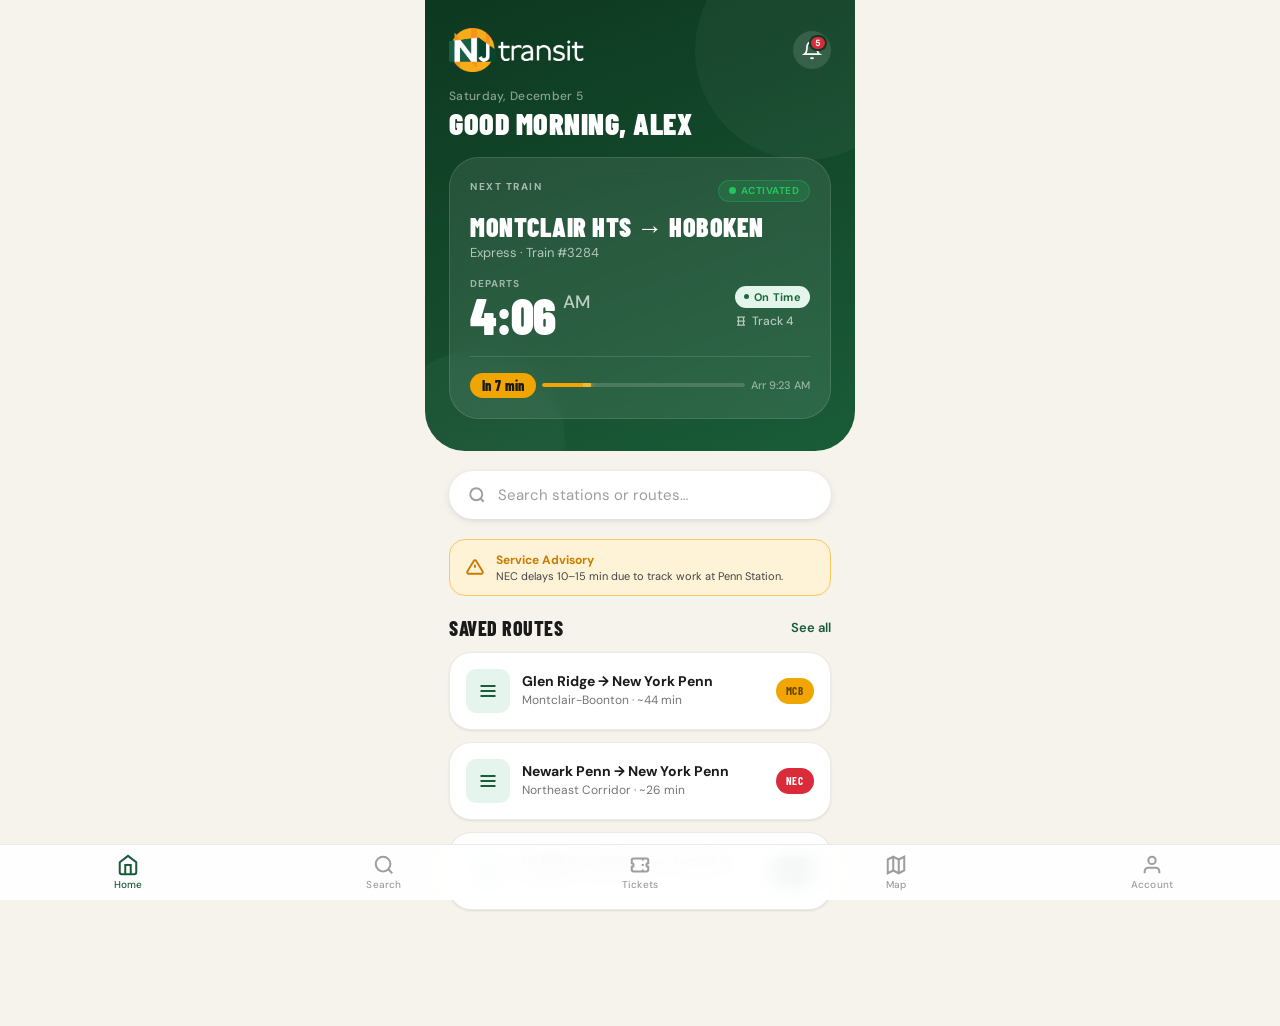
<file: index.html>
<!DOCTYPE html>
<html lang="en">
<head>
  <meta charset="UTF-8">
  <meta name="viewport" content="width=device-width, initial-scale=1.0, viewport-fit=cover">
  <link rel="manifest" href="manifest.json">
  <meta name="theme-color" content="#1a5c38">
  <meta name="apple-mobile-web-app-capable" content="yes">
  <meta name="apple-mobile-web-app-status-bar-style" content="black-translucent">
  <link rel="apple-touch-icon" href="images_1/applogo.png">
  <title>NJ Transit — Home</title>
  <link rel="stylesheet" href="styles.css">
  <style>
    .notif-btn {
      width: 38px; height: 38px;
      border-radius: var(--r-full);
      background: rgba(255,255,255,0.12);
      display: flex; align-items: center; justify-content: center;
      cursor: pointer; border: none;
      transition: background 0.15s;
      flex-shrink: 0;
    }
    .notif-btn:active { background: rgba(255,255,255,0.22); }
    .notif-dot {
      width: 8px; height: 8px;
      border-radius: 50%;
      background: var(--gold-500);
      position: absolute;
      top: 7px; right: 7px;
      border: 2px solid var(--green-900);
    }
    .next-train-label {
      font-size: 10px; font-weight: 700; letter-spacing: 1.5px;
      text-transform: uppercase; opacity: 0.6; margin-bottom: 6px;
    }
    .next-train-route {
      font-family: 'Barlow Condensed', sans-serif;
      font-weight: 900; font-size: 26px;
      letter-spacing: 0.5px; text-transform: uppercase;
      line-height: 1; margin-bottom: 4px;
    }
    .next-train-sub {
      font-size: 13px; opacity: 0.65; font-weight: 400;
      margin-bottom: var(--sp-4);
    }
    .train-depart-label { font-size: 10px; font-weight: 700; letter-spacing: 1px; opacity: 0.55; text-transform: uppercase; }
    .train-depart-time {
      font-family: 'Barlow Condensed', sans-serif;
      font-weight: 900; font-size: 50px;
      line-height: 1; letter-spacing: -1px; color: var(--white);
    }
    .train-depart-ampm { font-size: 18px; font-weight: 500; opacity: 0.7; }
    .train-meta { display: flex; flex-direction: column; gap: 5px; margin-bottom: 2px; }
    .train-track { display: flex; align-items: center; gap: 5px; font-size: 12px; font-weight: 500; opacity: 0.65; }
    .separator-arrow {
      display: flex; align-items: center; gap: 6px;
      margin-top: var(--sp-4); padding-top: var(--sp-4);
      border-top: 1px solid rgba(255,255,255,0.12);
    }
    .progress-bar-wrap {
      flex: 1; height: 4px; background: rgba(255,255,255,0.15);
      border-radius: 2px; overflow: hidden;
    }
    .progress-bar-fill {
      height: 100%; background: var(--gold-500);
      border-radius: 2px; width: 22%; position: relative;
    }
    .progress-bar-fill::after {
      content: ''; position: absolute;
      right: 0; top: 50%; transform: translate(50%,-50%);
      width: 8px; height: 8px; border-radius: 50%;
      background: var(--gold-400); box-shadow: 0 0 6px var(--gold-500);
    }
    .countdown-badge {
      background: var(--gold-500); color: var(--gray-900);
      border-radius: var(--r-full); padding: 4px 12px;
      font-family: 'Barlow Condensed', sans-serif;
      font-weight: 800; font-size: 14px; letter-spacing: 0.3px; white-space: nowrap;
    }
    .saved-route-dest { font-weight: 700; font-size: 14px; color: var(--gray-900); line-height: 1.2; }
    .saved-route-meta { font-size: 12px; color: var(--gray-500); margin-top: 2px; }

    /* Notification count badge on bell */
    .notif-count-badge {
      position: absolute; top: 4px; right: 4px;
      min-width: 16px; height: 16px; border-radius: 8px;
      background: #d92b3a; color: #fff;
      font-size: 9px; font-weight: 800;
      display: flex; align-items: center; justify-content: center;
      padding: 0 4px; border: 2px solid var(--green-900);
      line-height: 1; box-sizing: border-box;
    }

    /* Notification panel — dropdown from bell icon */
    #notif-backdrop {
      display: none; position: fixed; inset: 0; z-index: 98;
    }
    #notif-backdrop.open { display: block; }
    #notif-panel {
      display: none; position: fixed; z-index: 100;
      width: min(340px, calc(100vw - 20px));
      background: #fff; border-radius: 16px;
      box-shadow: 0 8px 40px rgba(0,0,0,0.22), 0 2px 8px rgba(0,0,0,0.1);
      max-height: 72vh; overflow-y: auto; overflow-x: hidden;
      scrollbar-width: none;
    }
    #notif-panel::-webkit-scrollbar { display: none; }
    #notif-panel.open { display: block; }
    .notif-panel-hdr {
      display: flex; align-items: center; gap: 8px;
      padding: 14px 14px 12px;
      background: linear-gradient(135deg, var(--green-900), var(--green-800));
      border-radius: 16px 16px 0 0;
      position: sticky; top: 0; z-index: 1;
    }
    .notif-close-btn {
      width: 28px; height: 28px; border-radius: 50%;
      background: rgba(255,255,255,0.12); border: none; cursor: pointer;
      display: flex; align-items: center; justify-content: center;
      flex-shrink: 0; transition: background 0.15s;
    }
    .notif-close-btn:active { background: rgba(255,255,255,0.22); }
    .notif-panel-hdr h3 {
      font-family: 'Barlow Condensed', sans-serif;
      font-weight: 900; font-size: 18px; text-transform: uppercase;
      letter-spacing: 0.5px; color: #fff; flex: 1;
    }
    .notif-mark-read {
      font-size: 10px; font-weight: 700; color: rgba(255,255,255,0.7);
      background: none; border: 1px solid rgba(255,255,255,0.3);
      border-radius: 20px; padding: 3px 9px; cursor: pointer;
      font-family: 'DM Sans', sans-serif; flex-shrink: 0;
    }
    .notif-mark-read:active { background: rgba(255,255,255,0.1); }
    .notif-item {
      display: flex; align-items: flex-start; gap: 12px;
      padding: 14px 20px; border-bottom: 1px solid var(--gray-100);
      transition: background 0.15s;
    }
    .notif-item.unread { background: #f4fbf7; }
    .notif-item:last-child { border-bottom: none; }
    .notif-icon-wrap {
      width: 32px; height: 32px; border-radius: var(--r-full);
      display: flex; align-items: center; justify-content: center;
      flex-shrink: 0; margin-top: 1px;
    }
    .notif-icon-red    { background: #fdecea; }
    .notif-icon-blue   { background: #e8f1fb; }
    .notif-icon-green  { background: #e8f5ee; }
    .notif-icon-gold   { background: #fff8e6; }
    .notif-icon-purple { background: #f0ebfa; }
    .notif-title { font-size: 13px; font-weight: 700; color: var(--gray-900); line-height: 1.3; }
    .notif-body  { font-size: 12px; color: var(--gray-500); margin-top: 3px; line-height: 1.45; }
    .notif-time  { font-size: 10px; font-weight: 600; color: var(--gray-400); margin-top: 4px; text-transform: uppercase; letter-spacing: 0.3px; }

    /* Widget status badge */
    .widget-status-pill {
      display: inline-flex; align-items: center; gap: 5px;
      height: 22px; padding: 0 10px; border-radius: var(--r-full);
      font-size: 10px; font-weight: 700; letter-spacing: 0.5px;
      text-transform: uppercase; white-space: nowrap;
    }
    .pill-activated { background: rgba(34,197,94,0.15); color: #22c55e; border: 1px solid rgba(34,197,94,0.3); }
    .pill-saved     { background: rgba(240,165,0,0.15); color: var(--gold-500); border: 1px solid rgba(240,165,0,0.3); }
  </style>
</head>
<body>
  <div class="app-shell">
  <div class="page-content">

    <!-- ── Green Header ──────────────────────── -->
    <div class="page-header">

      <!-- Logo + Notification Row -->
      <div class="flex items-center justify-between z-1" style="margin-top: var(--sp-4); margin-bottom: var(--sp-4);">
        <div class="logo-area">
          <img src="images_1/nj2.png" alt="NJ Transit" style="height:44px; display:block; object-fit:contain;">
        </div>
        <div class="relative">
          <button class="notif-btn" onclick="toggleNotifPanel()">
            <svg width="20" height="20" viewBox="0 0 24 24" fill="none" stroke="white" stroke-width="2">
              <path d="M18 8A6 6 0 0 0 6 8c0 7-3 9-3 9h18s-3-2-3-9"/>
              <path d="M13.73 21a2 2 0 0 1-3.46 0"/>
            </svg>
          </button>
          <span class="notif-count-badge" id="notif-badge">5</span>
        </div>
        <!-- Backdrop to close panel -->
        <div id="notif-backdrop" onclick="closeNotifPanel()"></div>
      </div>

      <!-- Greeting -->
      <div class="z-1" style="margin-bottom: var(--sp-4);">
        <p style="font-size:12px; font-weight:500; opacity:0.5; letter-spacing:0.3px;" id="greeting-date">Saturday, March 28</p>
        <h1 style="font-family:'Barlow Condensed',sans-serif; font-weight:900; font-size:30px; letter-spacing:0.5px; text-transform:uppercase; margin-top:1px;">Good morning, Alex</h1>
      </div>

      <!-- Next Train Hero Card -->
      <div style="background:rgba(255,255,255,0.09); backdrop-filter:blur(12px); border:1px solid rgba(255,255,255,0.12); border-radius:var(--r-xl); padding:var(--sp-5); position:relative; z-index:1;">
        <div class="flex items-center justify-between mb-3">
          <p class="next-train-label">Next train</p>
          <div id="widget-status-badge">
            <!-- Populated by JS: shows Activated or Saved Route badge -->
          </div>
        </div>
        <p class="next-train-route">Montclair Hts → Hoboken</p>
        <p class="next-train-sub">Express · Train #3284</p>
        <div class="flex items-center justify-between">
          <div>
            <p class="train-depart-label">Departs</p>
            <div class="flex items-end gap-2">
              <span class="train-depart-time" id="depart-time">8:47</span>
              <span class="train-depart-ampm">AM</span>
            </div>
          </div>
          <div class="train-meta">
            <div class="chip chip-ontime"><span class="dot"></span> On Time</div>
            <div class="train-track">
              <svg width="12" height="12" viewBox="0 0 24 24" fill="none" stroke="currentColor" stroke-width="2.5"><path d="M4 4h16M4 12h16M4 20h16M7 4v16M17 4v16"/></svg>
              Track 4
            </div>
          </div>
        </div>
        <div class="separator-arrow">
          <span class="countdown-badge" id="countdown">In 8 min</span>
          <div class="progress-bar-wrap">
            <div class="progress-bar-fill"></div>
          </div>
          <span style="font-size:11px; opacity:0.5; font-weight:500; white-space:nowrap;">Arr 9:23 AM</span>
        </div>
      </div>
    </div>

    <!-- ── Scrollable Content ─────────────────── -->
      <div class="px-6 pt-5">

        <!-- Search -->
        <div class="search-bar mb-5">
          <svg width="18" height="18" viewBox="0 0 24 24" fill="none" stroke="#9e9e9e" stroke-width="2.5">
            <circle cx="11" cy="11" r="8"/><path d="m21 21-4.35-4.35"/>
          </svg>
          <input type="text" placeholder="Search stations or routes…">
        </div>

        <!-- Service Alert -->
        <div class="alert-banner mb-5">
          <svg width="18" height="18" viewBox="0 0 24 24" fill="none" stroke="#c87d00" stroke-width="2.5" style="flex-shrink:0;">
            <path d="M10.29 3.86 1.82 18a2 2 0 0 0 1.71 3h16.94a2 2 0 0 0 1.71-3L13.71 3.86a2 2 0 0 0-3.42 0z"/>
            <line x1="12" y1="9" x2="12" y2="13"/><line x1="12" y1="17" x2="12.01" y2="17"/>
          </svg>
          <div>
            <p style="font-size:12px; font-weight:700; color:var(--gold-600);">Service Advisory</p>
            <p style="font-size:11px; color:var(--gray-700); margin-top:1px;">NEC delays 10–15 min due to track work at Penn Station.</p>
          </div>
        </div>

        <!-- Saved Routes -->
        <div class="mb-5">
          <div class="section-hdr">
            <h2 class="section-title">Saved Routes</h2>
            <a href="trip.html" class="section-action">See all</a>
          </div>
          <div class="flex flex-col gap-3">

            <a href="trip.html?from=Glen+Ridge&to=New+York+Penn+Station" class="route-row">
              <div class="route-icon-wrap">
                <svg width="20" height="20" viewBox="0 0 24 24" fill="none" stroke="var(--green-800)" stroke-width="2.5"><path d="M3 12h18M3 6h18M3 18h18"/></svg>
              </div>
              <div class="flex-1">
                <p class="saved-route-dest">Glen Ridge → New York Penn</p>
                <p class="saved-route-meta">Montclair-Boonton · ~44 min</p>
              </div>
              <div class="line-badge badge-montclair">MCB</div>
            </a>

            <a href="trip.html?from=Newark+Penn+Station&to=New+York+Penn+Station" class="route-row">
              <div class="route-icon-wrap">
                <svg width="20" height="20" viewBox="0 0 24 24" fill="none" stroke="var(--green-800)" stroke-width="2.5"><path d="M3 12h18M3 6h18M3 18h18"/></svg>
              </div>
              <div class="flex-1">
                <p class="saved-route-dest">Newark Penn → New York Penn</p>
                <p class="saved-route-meta">Northeast Corridor · ~26 min</p>
              </div>
              <div class="line-badge badge-ne">NEC</div>
            </a>

            <a href="trip.html?from=Hoboken&to=Secaucus+Junction" class="route-row">
              <div class="route-icon-wrap">
                <svg width="20" height="20" viewBox="0 0 24 24" fill="none" stroke="var(--green-800)" stroke-width="2.5"><path d="M3 12h18M3 6h18M3 18h18"/></svg>
              </div>
              <div class="flex-1">
                <p class="saved-route-dest">Hoboken → Secaucus Junction</p>
                <p class="saved-route-meta">Main Line · ~8 min</p>
              </div>
              <div class="line-badge badge-main">MAIN</div>
            </a>

          </div>
        </div>

      </div>
    </div>

  </div><!-- /.page-content -->
  </div><!-- /.app-shell -->

  <!-- ── Bottom Nav ─────────────────────────── -->
  <nav class="bottom-nav">
    <a href="index.html" class="nav-item active">
      <svg viewBox="0 0 24 24" fill="none" stroke="currentColor" stroke-width="2.2"><path d="M3 9l9-7 9 7v11a2 2 0 0 1-2 2H5a2 2 0 0 1-2-2z"/><polyline points="9 22 9 12 15 12 15 22"/></svg>
      <span>Home</span>
    </a>
    <a href="trip.html" class="nav-item">
      <svg viewBox="0 0 24 24" fill="none" stroke="currentColor" stroke-width="2.2"><circle cx="11" cy="11" r="8"/><path d="m21 21-4.35-4.35"/></svg>
      <span>Search</span>
    </a>
    <a href="tickets.html" class="nav-item">
      <svg viewBox="0 0 24 24" fill="none" stroke="currentColor" stroke-width="2.2"><path d="M15 5v2M15 11v2M15 17v2M5 5h14a2 2 0 0 1 2 2v3a2 2 0 0 0 0 4v3a2 2 0 0 1-2 2H5a2 2 0 0 1-2-2v-3a2 2 0 0 0 0-4V7a2 2 0 0 1 2-2z"/></svg>
      <span>Tickets</span>
    </a>
    <a href="map.html" class="nav-item">
      <svg viewBox="0 0 24 24" fill="none" stroke="currentColor" stroke-width="2.2"><polygon points="3 6 9 3 15 6 21 3 21 18 15 21 9 18 3 21"/><line x1="9" y1="3" x2="9" y2="18"/><line x1="15" y1="6" x2="15" y2="21"/></svg>
      <span>Map</span>
    </a>
    <a href="account.html" class="nav-item">
      <svg viewBox="0 0 24 24" fill="none" stroke="currentColor" stroke-width="2.2"><path d="M20 21v-2a4 4 0 0 0-4-4H8a4 4 0 0 0-4 4v2"/><circle cx="12" cy="7" r="4"/></svg>
      <span>Account</span>
    </a>
  </nav>

  <!-- Notification panel (fixed overlay) -->
  <div id="notif-panel">
    <div class="notif-panel-hdr">
      <button class="notif-close-btn" onclick="closeNotifPanel()">
        <svg width="14" height="14" viewBox="0 0 24 24" fill="none" stroke="white" stroke-width="2.5"><path d="M19 12H5M12 5l-7 7 7 7"/></svg>
      </button>
      <h3>Notifications</h3>
      <button class="notif-mark-read" onclick="markAllRead()">Mark all read</button>
    </div>
    <div class="notif-item unread">
      <div class="notif-icon-wrap notif-icon-red">
        <svg width="16" height="16" viewBox="0 0 24 24" fill="none" stroke="#d92b3a" stroke-width="2.5"><path d="M15 5v2M15 11v2M15 17v2M5 5h14a2 2 0 0 1 2 2v3a2 2 0 0 0 0 4v3a2 2 0 0 1-2 2H5a2 2 0 0 1-2-2v-3a2 2 0 0 0 0-4V7a2 2 0 0 1 2-2z"/></svg>
      </div>
      <div style="flex:1;">
        <p class="notif-title">Ticket Expiring Soon</p>
        <p class="notif-body">Your Newark Penn → New York Penn one-way ticket expires in 3 days. Activate or purchase a new one.</p>
        <p class="notif-time">2 min ago</p>
      </div>
    </div>
    <div class="notif-item unread">
      <div class="notif-icon-wrap notif-icon-blue">
        <svg width="16" height="16" viewBox="0 0 24 24" fill="none" stroke="#1d6fb8" stroke-width="2.5"><path d="M4 4h16M4 12h16M4 20h16M7 4v16M17 4v16"/></svg>
      </div>
      <div style="flex:1;">
        <p class="notif-title">Track Change</p>
        <p class="notif-body">Your 8:47 AM Montclair-Boonton train is now departing from Track 5 instead of Track 3.</p>
        <p class="notif-time">15 min ago</p>
      </div>
    </div>
    <div class="notif-item unread">
      <div class="notif-icon-wrap notif-icon-green">
        <svg width="16" height="16" viewBox="0 0 24 24" fill="none" stroke="#1a5c38" stroke-width="2.5"><polyline points="20 6 9 17 4 12"/></svg>
      </div>
      <div style="flex:1;">
        <p class="notif-title">Purchase Confirmed</p>
        <p class="notif-body">One-way ticket from Hoboken to Secaucus Junction purchased successfully. Have a great trip!</p>
        <p class="notif-time">32 min ago</p>
      </div>
    </div>
    <div class="notif-item">
      <div class="notif-icon-wrap notif-icon-red">
        <svg width="16" height="16" viewBox="0 0 24 24" fill="none" stroke="#d92b3a" stroke-width="2.5"><path d="M10.29 3.86 1.82 18a2 2 0 0 0 1.71 3h16.94a2 2 0 0 0 1.71-3L13.71 3.86a2 2 0 0 0-3.42 0z"/><line x1="12" y1="9" x2="12" y2="13"/><line x1="12" y1="17" x2="12.01" y2="17"/></svg>
      </div>
      <div style="flex:1;">
        <p class="notif-title">Service Alert</p>
        <p class="notif-body">Northeast Corridor experiencing 15 min delays due to signal problems near Elizabeth.</p>
        <p class="notif-time">1 hr ago</p>
      </div>
    </div>
    <div class="notif-item">
      <div class="notif-icon-wrap notif-icon-purple">
        <svg width="16" height="16" viewBox="0 0 24 24" fill="none" stroke="#7c3aed" stroke-width="2.5"><circle cx="12" cy="12" r="10"/><polyline points="12 6 12 12 16 14"/></svg>
      </div>
      <div style="flex:1;">
        <p class="notif-title">Trip Reminder</p>
        <p class="notif-body">Your 5:15 PM train from New York Penn Station departs in 30 minutes. Head to the station now.</p>
        <p class="notif-time">2 hrs ago</p>
      </div>
    </div>
  </div>

  <script>
    function updateClock() {
      const now = new Date();
      const h = now.getHours(), m = String(now.getMinutes()).padStart(2,'0');
      const days = ['Sunday','Monday','Tuesday','Wednesday','Thursday','Friday','Saturday'];
      const months = ['January','February','March','April','May','June','July','August','September','October','November','December'];
      document.getElementById('greeting-date').textContent = `${days[now.getDay()]}, ${months[now.getMonth()]} ${now.getDate()}`;
      let greet = h < 12 ? 'Good morning' : h < 17 ? 'Good afternoon' : 'Good evening';
      document.querySelector('h1').textContent = `${greet}, Alex`;
    }

    function updateCountdown() {
      const now = new Date();
      const dep = new Date(now); dep.setMinutes(now.getMinutes() + 8, 0, 0);
      const diff = Math.max(0, Math.floor((dep - now) / 60000));
      const el = document.getElementById('countdown');
      if (el) el.textContent = diff <= 0 ? 'Boarding' : `In ${diff} min`;
      const dh = dep.getHours(), dm = String(dep.getMinutes()).padStart(2,'0');
      document.getElementById('depart-time').textContent = `${dh%12||12}:${dm}`;
    }

    updateClock(); updateCountdown();
    setInterval(updateClock, 30000); setInterval(updateCountdown, 30000);

    // ── Widget status badge ───────────────────────────────────
    (function() {
      const DEMO_ACTIVE = { status: 'active' }; // demo ticket 1 is always active
      const stored = JSON.parse(localStorage.getItem('njtransit_tickets') || '[]');
      const hasActive = stored.some(t => t.status === 'active') || DEMO_ACTIVE.status === 'active';
      const badge = document.getElementById('widget-status-badge');
      if (hasActive) {
        badge.innerHTML = `<div class="widget-status-pill pill-activated">
          <svg width="7" height="7" viewBox="0 0 8 8"><circle cx="4" cy="4" r="4" fill="#22c55e"/></svg>
          Activated
        </div>`;
      } else {
        badge.innerHTML = `<div class="widget-status-pill pill-saved">
          <svg width="10" height="10" viewBox="0 0 24 24" fill="var(--gold-500)" stroke="none"><polygon points="12 2 15.09 8.26 22 9.27 17 14.14 18.18 21.02 12 17.77 5.82 21.02 7 14.14 2 9.27 8.91 8.26 12 2"/></svg>
          Saved Route
        </div>`;
      }
    })();

    // ── Notification panel ────────────────────────────────────
    function toggleNotifPanel() {
      const panel    = document.getElementById('notif-panel');
      const backdrop = document.getElementById('notif-backdrop');
      const isOpen   = panel.classList.contains('open');
      if (isOpen) {
        closeNotifPanel();
      } else {
        // Position dropdown below the bell button, aligned to right edge
        const btn = document.querySelector('.notif-btn');
        const rect = btn.getBoundingClientRect();
        const panelWidth = Math.min(340, window.innerWidth - 20);
        panel.style.top = (rect.bottom + 8) + 'px';
        // Right-align panel to right edge of bell button
        let right = window.innerWidth - rect.right;
        right = Math.max(10, Math.min(right, window.innerWidth - panelWidth - 10));
        panel.style.right = right + 'px';
        panel.style.left = 'auto';
        panel.classList.add('open');
        backdrop.classList.add('open');
      }
    }

    function closeNotifPanel() {
      document.getElementById('notif-panel').classList.remove('open');
      document.getElementById('notif-backdrop').classList.remove('open');
    }

    function markAllRead() {
      document.querySelectorAll('.notif-item.unread').forEach(el => el.classList.remove('unread'));
      const badge = document.getElementById('notif-badge');
      if (badge) badge.style.display = 'none';
    }
  </script>
  <script>if('serviceWorker' in navigator) navigator.serviceWorker.register('./service-worker.js');</script>
</body>
</html>
</file>
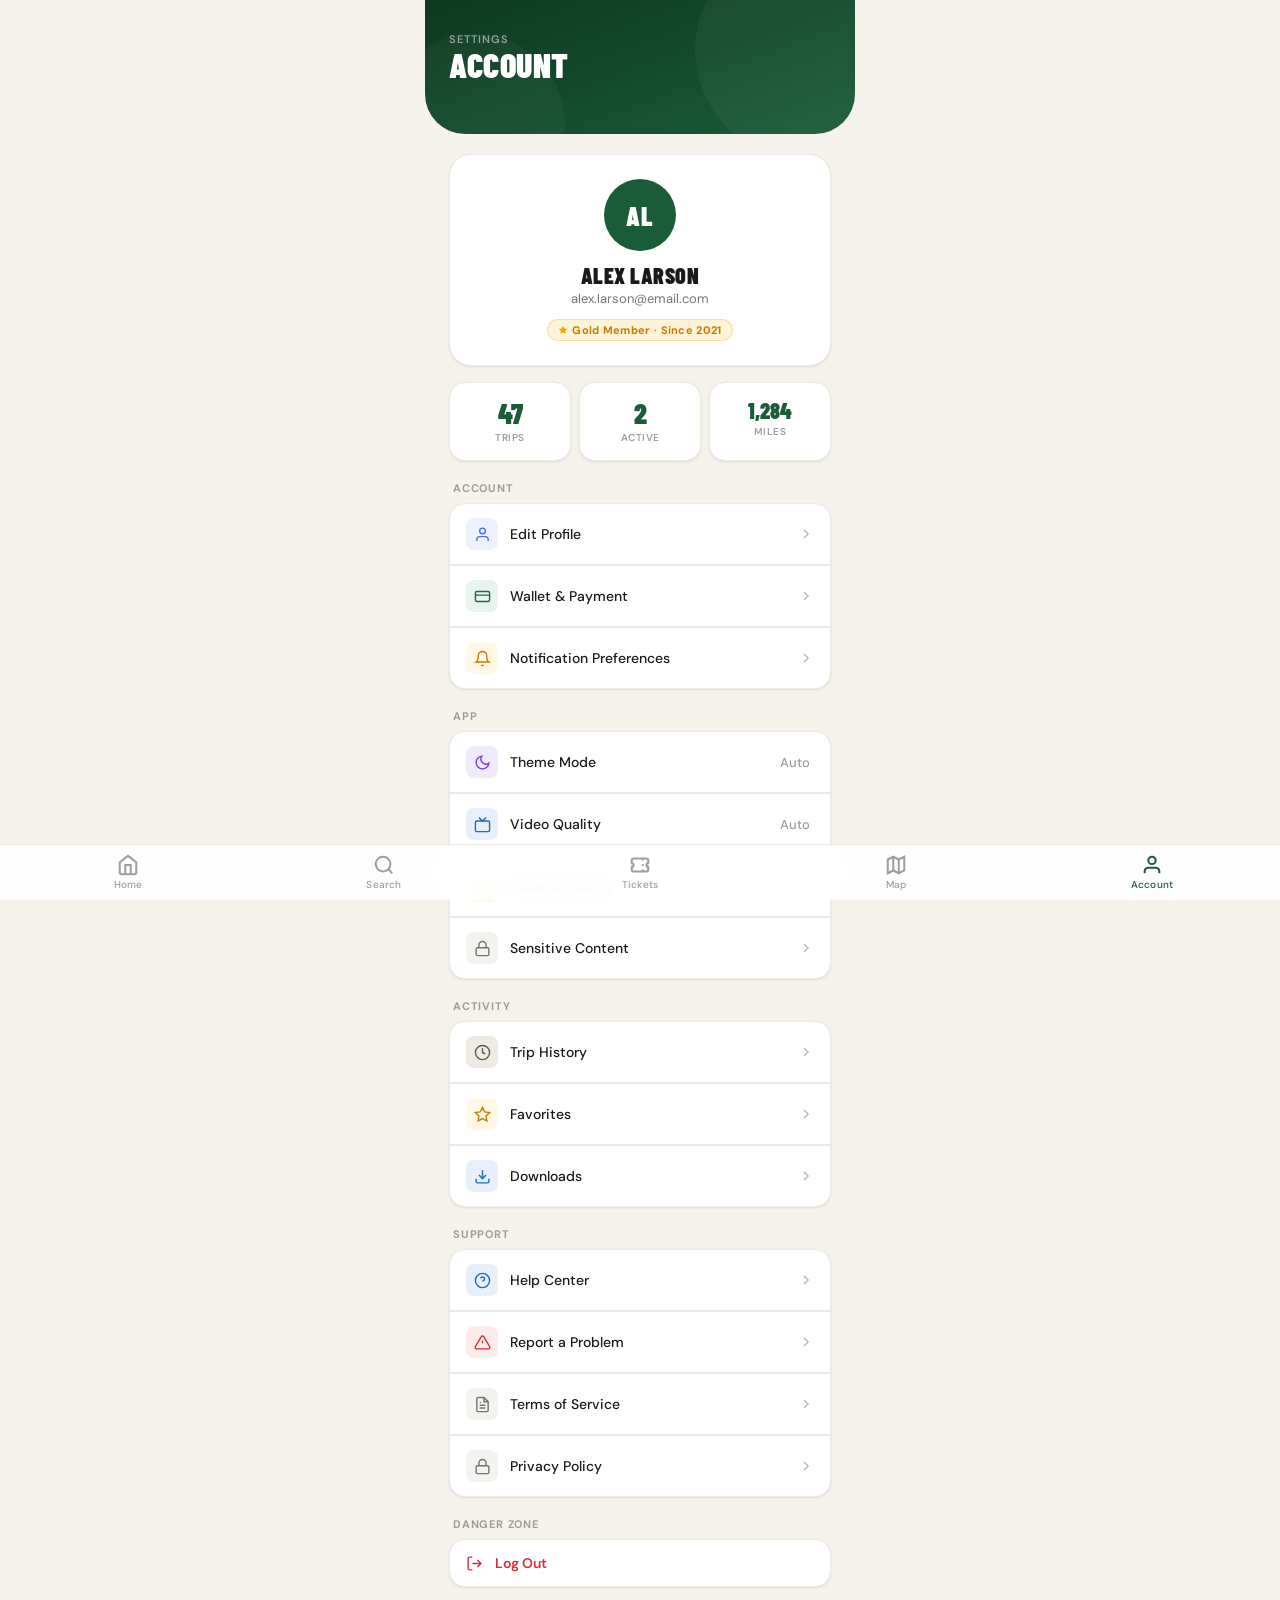
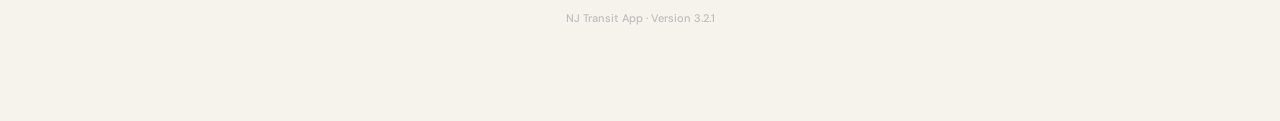
<file: account.html>
<!DOCTYPE html>
<html lang="en">
<head>
  <meta charset="UTF-8">
  <meta name="viewport" content="width=device-width, initial-scale=1.0, viewport-fit=cover">
  <link rel="manifest" href="manifest.json">
  <meta name="theme-color" content="#1a5c38">
  <meta name="apple-mobile-web-app-capable" content="yes">
  <meta name="apple-mobile-web-app-status-bar-style" content="black-translucent">
  <link rel="apple-touch-icon" href="images_1/applogo.png">
  <title>NJ Transit — Account</title>
  <link rel="stylesheet" href="styles.css">
  <style>
    /* ── Profile card ──────────────────────────── */
    .profile-card {
      background: var(--white);
      border-radius: var(--r-lg);
      padding: var(--sp-6) var(--sp-4);
      text-align: center;
      box-shadow: var(--shadow-xs);
      border: 1px solid var(--gray-100);
      margin-bottom: var(--sp-4);
    }
    .profile-avatar {
      width: 72px; height: 72px;
      border-radius: 50%;
      background: var(--green-800);
      color: white;
      font-family: 'Barlow Condensed', sans-serif;
      font-weight: 900; font-size: 26px;
      display: flex; align-items: center; justify-content: center;
      margin: 0 auto var(--sp-3);
      letter-spacing: 1px;
    }
    .profile-name {
      font-family: 'Barlow Condensed', sans-serif;
      font-weight: 900; font-size: 22px;
      text-transform: uppercase; letter-spacing: 0.5px;
      color: var(--gray-900); line-height: 1.1;
    }
    .profile-email {
      font-size: 13px; color: var(--gray-500);
      margin-top: 3px;
    }
    .profile-badge {
      display: inline-flex; align-items: center; gap: 4px;
      background: var(--gold-100);
      border: 1px solid rgba(240,165,0,0.25);
      border-radius: var(--r-full);
      padding: 3px 10px;
      font-size: 11px; font-weight: 700;
      color: var(--gold-600);
      margin-top: var(--sp-3);
      letter-spacing: 0.3px;
    }

    /* ── Stats row ─────────────────────────────── */
    .stats-row {
      display: grid; grid-template-columns: repeat(3, 1fr);
      gap: 8px;
      margin-bottom: var(--sp-5);
    }
    .stat-box {
      background: var(--white);
      border-radius: var(--r-md);
      padding: var(--sp-4) var(--sp-2);
      text-align: center;
      box-shadow: var(--shadow-xs);
      border: 1px solid var(--gray-100);
    }
    .stat-num {
      font-family: 'Barlow Condensed', sans-serif;
      font-weight: 900; font-size: 28px;
      color: var(--green-800); line-height: 1;
    }
    .stat-lbl {
      font-size: 10px; font-weight: 600;
      color: var(--gray-400); margin-top: 4px;
      text-transform: uppercase; letter-spacing: 0.5px;
    }

    /* ── Section label ─────────────────────────── */
    .settings-section-label {
      font-size: 11px; font-weight: 700;
      color: var(--gray-400);
      text-transform: uppercase; letter-spacing: 0.8px;
      padding: 0 4px;
      margin-bottom: var(--sp-2);
      margin-top: var(--sp-5);
    }

    /* ── Settings card ─────────────────────────── */
    .settings-card {
      background: var(--white);
      border-radius: var(--r-md);
      box-shadow: var(--shadow-xs);
      border: 1px solid var(--gray-100);
      overflow: hidden;
      margin-bottom: 0;
    }
    .settings-row {
      display: flex; align-items: center; gap: 12px;
      padding: 14px 16px;
      border-bottom: 1px solid var(--gray-100);
      text-decoration: none; color: inherit;
      transition: background 0.12s;
      cursor: pointer;
    }
    .settings-row:last-child { border-bottom: none; }
    .settings-row:active { background: var(--gray-50); }

    .row-icon {
      width: 32px; height: 32px; border-radius: 8px;
      display: flex; align-items: center; justify-content: center;
      flex-shrink: 0;
    }
    .row-icon svg { width: 17px; height: 17px; }

    .row-label {
      flex: 1;
      font-size: 14px; font-weight: 500;
      color: var(--gray-900);
    }
    .row-value {
      font-size: 13px; color: var(--gray-400); font-weight: 500;
      margin-right: 4px;
    }
    .row-chevron {
      width: 16px; height: 16px; flex-shrink: 0;
      color: var(--gray-300);
    }

    /* ── Log out row ───────────────────────────── */
    .row-logout {
      display: flex; align-items: center;
      padding: 14px 16px;
      cursor: pointer; transition: background 0.12s;
      border: none; background: none;
      width: 100%; font-family: inherit;
    }
    .row-logout:active { background: #fdecea; }
    .row-logout-label {
      font-size: 14px; font-weight: 600;
      color: #d92b3a;
    }

    .version-text {
      text-align: center;
      font-size: 11px; color: var(--gray-300);
      font-weight: 500;
      margin-top: var(--sp-6);
    }
  </style>
</head>
<body>
  <div class="app-shell">
  <div class="page-content">

    <!-- ── Green Header ──────────────────────── -->
    <div class="page-header">
      <div class="z-1" style="margin-top:var(--sp-5); margin-bottom:var(--sp-5);">
        <p style="font-size:11px; font-weight:600; opacity:0.5; letter-spacing:1px; text-transform:uppercase;">Settings</p>
        <h1 style="font-family:'Barlow Condensed',sans-serif; font-weight:900; font-size:34px; letter-spacing:0.5px; text-transform:uppercase; line-height:1; margin-top:2px;">Account</h1>
      </div>
    </div>

    <!-- ── Content ────────────────────────────── -->
    <div class="px-6 pt-5">

      <!-- Profile card -->
      <div class="profile-card">
        <div class="profile-avatar">AL</div>
        <p class="profile-name">Alex Larson</p>
        <p class="profile-email">alex.larson@email.com</p>
        <div class="profile-badge">
          <svg width="10" height="10" viewBox="0 0 24 24" fill="var(--gold-500)" stroke="none"><polygon points="12 2 15.09 8.26 22 9.27 17 14.14 18.18 21.02 12 17.77 5.82 21.02 7 14.14 2 9.27 8.91 8.26 12 2"/></svg>
          Gold Member · Since 2021
        </div>
      </div>

      <!-- Stats -->
      <div class="stats-row">
        <div class="stat-box">
          <p class="stat-num">47</p>
          <p class="stat-lbl">Trips</p>
        </div>
        <div class="stat-box">
          <p class="stat-num">2</p>
          <p class="stat-lbl">Active</p>
        </div>
        <div class="stat-box">
          <p class="stat-num" style="font-size:22px;">1,284</p>
          <p class="stat-lbl">Miles</p>
        </div>
      </div>

      <!-- Section: Account -->
      <p class="settings-section-label" style="margin-top:0;">Account</p>
      <div class="settings-card">
        <a href="#" class="settings-row">
          <div class="row-icon" style="background:#eef2ff;">
            <svg viewBox="0 0 24 24" fill="none" stroke="#4f6ef7" stroke-width="2"><path d="M20 21v-2a4 4 0 0 0-4-4H8a4 4 0 0 0-4 4v2"/><circle cx="12" cy="7" r="4"/></svg>
          </div>
          <span class="row-label">Edit Profile</span>
          <svg class="row-chevron" viewBox="0 0 24 24" fill="none" stroke="currentColor" stroke-width="2.5"><polyline points="9 18 15 12 9 6"/></svg>
        </a>
        <a href="#" class="settings-row">
          <div class="row-icon" style="background:#e8f5ee;">
            <svg viewBox="0 0 24 24" fill="none" stroke="var(--green-700)" stroke-width="2"><rect x="2" y="5" width="20" height="14" rx="2"/><line x1="2" y1="10" x2="22" y2="10"/></svg>
          </div>
          <span class="row-label">Wallet &amp; Payment</span>
          <svg class="row-chevron" viewBox="0 0 24 24" fill="none" stroke="currentColor" stroke-width="2.5"><polyline points="9 18 15 12 9 6"/></svg>
        </a>
        <a href="#" class="settings-row">
          <div class="row-icon" style="background:#fff8e6;">
            <svg viewBox="0 0 24 24" fill="none" stroke="var(--gold-600)" stroke-width="2"><path d="M18 8A6 6 0 0 0 6 8c0 7-3 9-3 9h18s-3-2-3-9"/><path d="M13.73 21a2 2 0 0 1-3.46 0"/></svg>
          </div>
          <span class="row-label">Notification Preferences</span>
          <svg class="row-chevron" viewBox="0 0 24 24" fill="none" stroke="currentColor" stroke-width="2.5"><polyline points="9 18 15 12 9 6"/></svg>
        </a>
      </div>

      <!-- Section: App -->
      <p class="settings-section-label">App</p>
      <div class="settings-card">
        <div class="settings-row">
          <div class="row-icon" style="background:#f0ebfa;">
            <svg viewBox="0 0 24 24" fill="none" stroke="#7c3aed" stroke-width="2"><path d="M21 12.79A9 9 0 1 1 11.21 3 7 7 0 0 0 21 12.79z"/></svg>
          </div>
          <span class="row-label">Theme Mode</span>
          <span class="row-value">Auto</span>
        </div>
        <div class="settings-row">
          <div class="row-icon" style="background:#e8f1fb;">
            <svg viewBox="0 0 24 24" fill="none" stroke="#1d6fb8" stroke-width="2"><rect x="2" y="7" width="20" height="15" rx="2"/><polyline points="17 2 12 7 7 2"/></svg>
          </div>
          <span class="row-label">Video Quality</span>
          <span class="row-value">Auto</span>
        </div>
        <a href="#" class="settings-row">
          <div class="row-icon" style="background:#fff8e6;">
            <svg viewBox="0 0 24 24" fill="none" stroke="var(--gold-600)" stroke-width="2"><path d="M4 19.5A2.5 2.5 0 0 1 6.5 17H20"/><path d="M6.5 2H20v20H6.5A2.5 2.5 0 0 1 4 19.5v-15A2.5 2.5 0 0 1 6.5 2z"/></svg>
          </div>
          <span class="row-label">Material Library</span>
          <svg class="row-chevron" viewBox="0 0 24 24" fill="none" stroke="currentColor" stroke-width="2.5"><polyline points="9 18 15 12 9 6"/></svg>
        </a>
        <a href="#" class="settings-row">
          <div class="row-icon" style="background:var(--gray-50);">
            <svg viewBox="0 0 24 24" fill="none" stroke="var(--gray-500)" stroke-width="2"><rect x="3" y="11" width="18" height="11" rx="2"/><path d="M7 11V7a5 5 0 0 1 10 0v4"/></svg>
          </div>
          <span class="row-label">Sensitive Content</span>
          <svg class="row-chevron" viewBox="0 0 24 24" fill="none" stroke="currentColor" stroke-width="2.5"><polyline points="9 18 15 12 9 6"/></svg>
        </a>
      </div>

      <!-- Section: Activity -->
      <p class="settings-section-label">Activity</p>
      <div class="settings-card">
        <a href="#" class="settings-row">
          <div class="row-icon" style="background:var(--cream-100);">
            <svg viewBox="0 0 24 24" fill="none" stroke="var(--gray-600)" stroke-width="2"><circle cx="12" cy="12" r="10"/><polyline points="12 6 12 12 16 14"/></svg>
          </div>
          <span class="row-label">Trip History</span>
          <svg class="row-chevron" viewBox="0 0 24 24" fill="none" stroke="currentColor" stroke-width="2.5"><polyline points="9 18 15 12 9 6"/></svg>
        </a>
        <a href="#" class="settings-row">
          <div class="row-icon" style="background:#fff8e6;">
            <svg viewBox="0 0 24 24" fill="none" stroke="var(--gold-600)" stroke-width="2"><polygon points="12 2 15.09 8.26 22 9.27 17 14.14 18.18 21.02 12 17.77 5.82 21.02 7 14.14 2 9.27 8.91 8.26 12 2"/></svg>
          </div>
          <span class="row-label">Favorites</span>
          <svg class="row-chevron" viewBox="0 0 24 24" fill="none" stroke="currentColor" stroke-width="2.5"><polyline points="9 18 15 12 9 6"/></svg>
        </a>
        <a href="#" class="settings-row">
          <div class="row-icon" style="background:#e8f1fb;">
            <svg viewBox="0 0 24 24" fill="none" stroke="#1d6fb8" stroke-width="2"><path d="M21 15v4a2 2 0 0 1-2 2H5a2 2 0 0 1-2-2v-4"/><polyline points="7 10 12 15 17 10"/><line x1="12" y1="15" x2="12" y2="3"/></svg>
          </div>
          <span class="row-label">Downloads</span>
          <svg class="row-chevron" viewBox="0 0 24 24" fill="none" stroke="currentColor" stroke-width="2.5"><polyline points="9 18 15 12 9 6"/></svg>
        </a>
      </div>

      <!-- Section: Support -->
      <p class="settings-section-label">Support</p>
      <div class="settings-card">
        <a href="#" class="settings-row">
          <div class="row-icon" style="background:#e8f1fb;">
            <svg viewBox="0 0 24 24" fill="none" stroke="#1d6fb8" stroke-width="2"><circle cx="12" cy="12" r="10"/><path d="M9.09 9a3 3 0 0 1 5.83 1c0 2-3 3-3 3"/><line x1="12" y1="17" x2="12.01" y2="17"/></svg>
          </div>
          <span class="row-label">Help Center</span>
          <svg class="row-chevron" viewBox="0 0 24 24" fill="none" stroke="currentColor" stroke-width="2.5"><polyline points="9 18 15 12 9 6"/></svg>
        </a>
        <a href="#" class="settings-row">
          <div class="row-icon" style="background:#fdecea;">
            <svg viewBox="0 0 24 24" fill="none" stroke="#d92b3a" stroke-width="2"><path d="M10.29 3.86 1.82 18a2 2 0 0 0 1.71 3h16.94a2 2 0 0 0 1.71-3L13.71 3.86a2 2 0 0 0-3.42 0z"/><line x1="12" y1="9" x2="12" y2="13"/><line x1="12" y1="17" x2="12.01" y2="17"/></svg>
          </div>
          <span class="row-label">Report a Problem</span>
          <svg class="row-chevron" viewBox="0 0 24 24" fill="none" stroke="currentColor" stroke-width="2.5"><polyline points="9 18 15 12 9 6"/></svg>
        </a>
        <a href="#" class="settings-row">
          <div class="row-icon" style="background:var(--gray-50);">
            <svg viewBox="0 0 24 24" fill="none" stroke="var(--gray-500)" stroke-width="2"><path d="M14 2H6a2 2 0 0 0-2 2v16a2 2 0 0 0 2 2h12a2 2 0 0 0 2-2V8z"/><polyline points="14 2 14 8 20 8"/><line x1="16" y1="13" x2="8" y2="13"/><line x1="16" y1="17" x2="8" y2="17"/><polyline points="10 9 9 9 8 9"/></svg>
          </div>
          <span class="row-label">Terms of Service</span>
          <svg class="row-chevron" viewBox="0 0 24 24" fill="none" stroke="currentColor" stroke-width="2.5"><polyline points="9 18 15 12 9 6"/></svg>
        </a>
        <a href="#" class="settings-row">
          <div class="row-icon" style="background:var(--gray-50);">
            <svg viewBox="0 0 24 24" fill="none" stroke="var(--gray-500)" stroke-width="2"><rect x="3" y="11" width="18" height="11" rx="2"/><path d="M7 11V7a5 5 0 0 1 10 0v4"/></svg>
          </div>
          <span class="row-label">Privacy Policy</span>
          <svg class="row-chevron" viewBox="0 0 24 24" fill="none" stroke="currentColor" stroke-width="2.5"><polyline points="9 18 15 12 9 6"/></svg>
        </a>
      </div>

      <!-- Section: Danger Zone -->
      <p class="settings-section-label">Danger Zone</p>
      <div class="settings-card">
        <button class="row-logout" onclick="if(confirm('Sign out of your account?')) window.location.href='index.html'">
          <svg width="17" height="17" viewBox="0 0 24 24" fill="none" stroke="#d92b3a" stroke-width="2" style="margin-right:12px; flex-shrink:0;">
            <path d="M9 21H5a2 2 0 0 1-2-2V5a2 2 0 0 1 2-2h4"/>
            <polyline points="16 17 21 12 16 7"/>
            <line x1="21" y1="12" x2="9" y2="12"/>
          </svg>
          <span class="row-logout-label">Log Out</span>
        </button>
      </div>

      <p class="version-text">NJ Transit App · Version 3.2.1</p>

    </div>
  </div><!-- /.page-content -->
  </div><!-- /.app-shell -->

  <!-- ── Bottom Nav ─────────────────────────── -->
  <nav class="bottom-nav">
    <a href="index.html" class="nav-item">
      <svg viewBox="0 0 24 24" fill="none" stroke="currentColor" stroke-width="2.2"><path d="M3 9l9-7 9 7v11a2 2 0 0 1-2 2H5a2 2 0 0 1-2-2z"/><polyline points="9 22 9 12 15 12 15 22"/></svg>
      <span>Home</span>
    </a>
    <a href="trip.html" class="nav-item">
      <svg viewBox="0 0 24 24" fill="none" stroke="currentColor" stroke-width="2.2"><circle cx="11" cy="11" r="8"/><path d="m21 21-4.35-4.35"/></svg>
      <span>Search</span>
    </a>
    <a href="tickets.html" class="nav-item">
      <svg viewBox="0 0 24 24" fill="none" stroke="currentColor" stroke-width="2.2"><path d="M15 5v2M15 11v2M15 17v2M5 5h14a2 2 0 0 1 2 2v3a2 2 0 0 0 0 4v3a2 2 0 0 1-2 2H5a2 2 0 0 1-2-2v-3a2 2 0 0 0 0-4V7a2 2 0 0 1 2-2z"/></svg>
      <span>Tickets</span>
    </a>
    <a href="map.html" class="nav-item">
      <svg viewBox="0 0 24 24" fill="none" stroke="currentColor" stroke-width="2.2"><polygon points="3 6 9 3 15 6 21 3 21 18 15 21 9 18 3 21"/><line x1="9" y1="3" x2="9" y2="18"/><line x1="15" y1="6" x2="15" y2="21"/></svg>
      <span>Map</span>
    </a>
    <a href="account.html" class="nav-item active">
      <svg viewBox="0 0 24 24" fill="none" stroke="currentColor" stroke-width="2.2"><path d="M20 21v-2a4 4 0 0 0-4-4H8a4 4 0 0 0-4 4v2"/><circle cx="12" cy="7" r="4"/></svg>
      <span>Account</span>
    </a>
  </nav>

  <script>if('serviceWorker' in navigator) navigator.serviceWorker.register('./service-worker.js');</script>
</body>
</html>
</file>
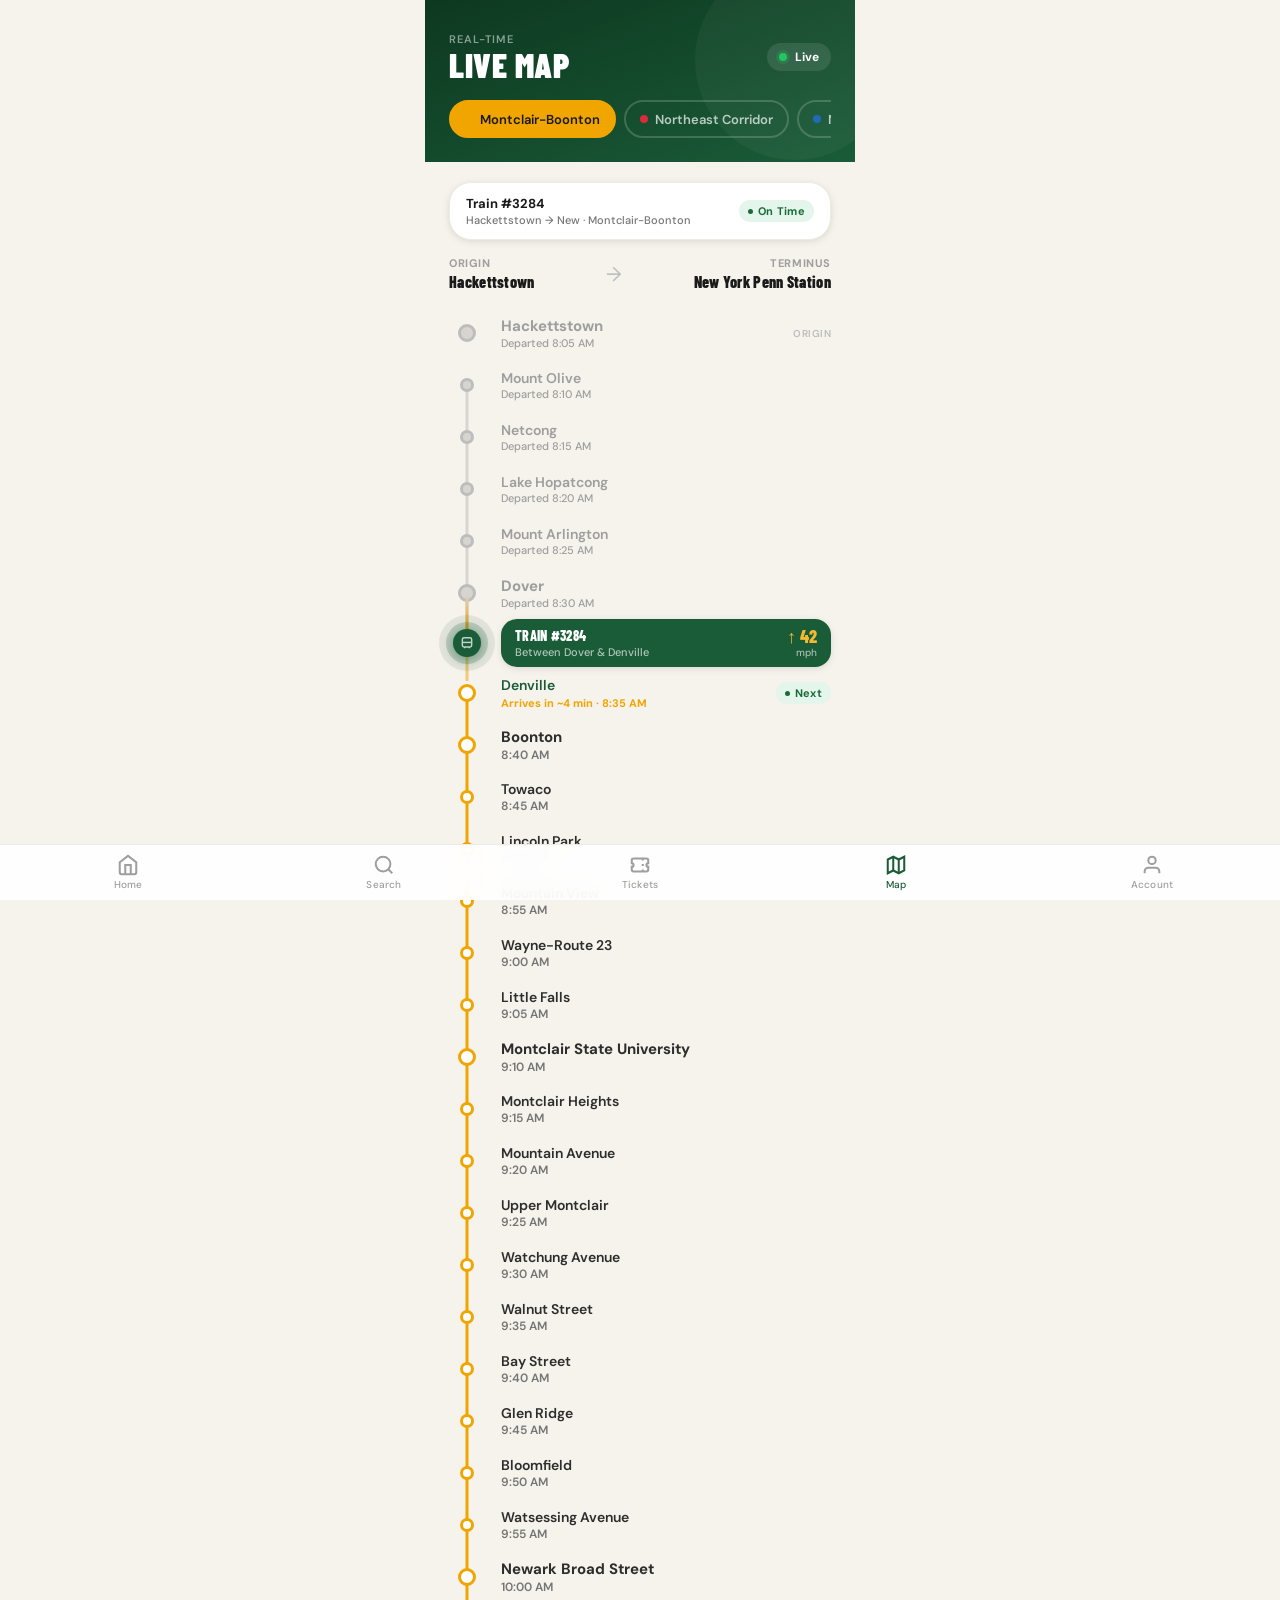
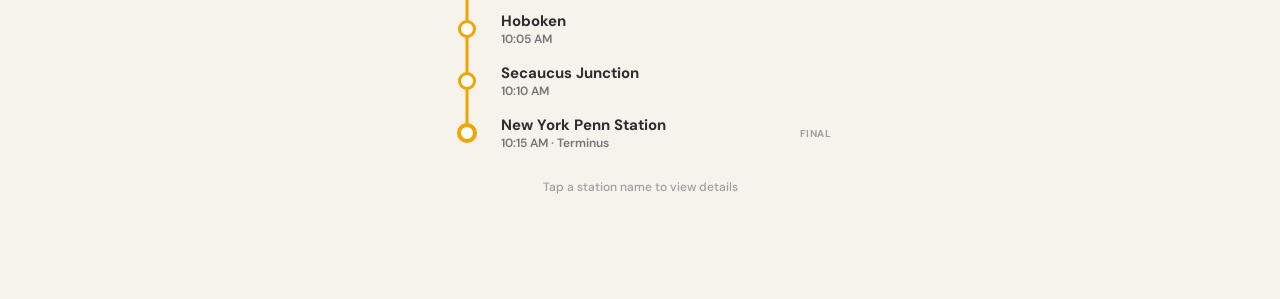
<file: map.html>
<!DOCTYPE html>
<html lang="en">
<head>
  <meta charset="UTF-8">
  <meta name="viewport" content="width=device-width, initial-scale=1.0, viewport-fit=cover">
  <link rel="manifest" href="manifest.json">
  <meta name="theme-color" content="#1a5c38">
  <meta name="apple-mobile-web-app-capable" content="yes">
  <meta name="apple-mobile-web-app-status-bar-style" content="black-translucent">
  <link rel="apple-touch-icon" href="images_1/applogo.png">
  <title>NJ Transit — Live Map</title>
  <link rel="stylesheet" href="styles.css">
  <style>
    /* Map page fills green header + scrollable route */
    .map-header {
      background: linear-gradient(160deg, var(--green-900) 0%, var(--green-800) 100%);
      color: var(--white);
      padding: calc(env(safe-area-inset-top, 0px) + 12px) var(--sp-6) var(--sp-5);
      flex-shrink: 0;
      position: relative;
      overflow: hidden;
    }

    .map-header::before {
      content: '';
      position: absolute;
      top: -40px; right: -40px;
      width: 200px; height: 200px;
      background: rgba(255,255,255,0.04);
      border-radius: 50%;
      pointer-events: none;
    }

    .line-selector {
      display: flex;
      gap: var(--sp-2);
      overflow-x: auto;
      scrollbar-width: none;
      padding: 2px 0 4px;
      -webkit-overflow-scrolling: touch;
    }
    .line-selector::-webkit-scrollbar { display: none; }

    .line-sel-btn {
      display: flex;
      align-items: center;
      gap: 7px;
      height: 38px;
      padding: 0 14px;
      border-radius: var(--r-full);
      border: 2px solid rgba(255,255,255,0.18);
      background: transparent;
      color: rgba(255,255,255,0.7);
      font-family: 'DM Sans', sans-serif;
      font-weight: 600;
      font-size: 13px;
      cursor: pointer;
      white-space: nowrap;
      transition: all 0.2s ease;
      flex-shrink: 0;
    }

    .line-sel-btn.active {
      background: var(--gold-500);
      border-color: var(--gold-500);
      color: var(--gray-900);
    }

    .line-color-dot {
      width: 8px; height: 8px;
      border-radius: 50%;
      flex-shrink: 0;
    }

    /* Route visualization */
    .route-container {
      padding: var(--sp-5) var(--sp-6);
      position: relative;
    }

    /* The route line runs behind the stops */
    .route-track {
      position: relative;
      display: flex;
      flex-direction: column;
    }

    /* Each stop row */
    .stop-row {
      display: flex;
      align-items: center;
      gap: var(--sp-4);
      position: relative;
      min-height: 52px;
    }

    /* Connecting segment between stops */
    .stop-connector {
      position: absolute;
      left: 18px; /* center of dot column */
      top: 26px;
      width: 3px;
      height: 52px;
      border-radius: 0 0 2px 2px;
      transform: translateX(-50%);
      z-index: 1;
      transition: background 0.3s;
    }

    .stop-row:last-child .stop-connector { display: none; }

    .stop-col {
      width: 36px;
      display: flex;
      align-items: center;
      justify-content: center;
      flex-shrink: 0;
      position: relative;
      z-index: 2;
    }

    .stop-circle {
      width: 14px; height: 14px;
      border-radius: 50%;
      background: var(--white);
      border: 3px solid var(--gray-300);
      transition: all 0.3s;
      position: relative;
      z-index: 3;
    }

    .stop-row.is-major .stop-circle {
      width: 18px; height: 18px;
      border-width: 3.5px;
    }

    .stop-row.passed .stop-circle {
      background: var(--gray-200);
      border-color: var(--gray-300);
    }

    .stop-row.passed .stop-connector { background: var(--gray-200) !important; }
    .stop-row.passed .stop-name-text { color: var(--gray-400); }
    .stop-row.passed .stop-eta { color: var(--gray-300); }

    .stop-info {
      flex: 1;
      display: flex;
      align-items: center;
      justify-content: space-between;
    }

    .stop-name-text {
      font-size: 14px;
      font-weight: 600;
      color: var(--gray-800);
      transition: color 0.3s;
    }

    .stop-row.is-major .stop-name-text {
      font-size: 15px;
      font-weight: 700;
    }

    .stop-eta {
      font-size: 12px;
      font-weight: 600;
      color: var(--gray-500);
      white-space: nowrap;
      transition: color 0.3s;
    }

    .stop-eta.actual { color: var(--gray-400); text-decoration: line-through; }

    /* Train position row */
    .train-row {
      display: flex;
      align-items: center;
      gap: var(--sp-4);
      min-height: 44px;
      position: relative;
    }

    .train-position-col {
      width: 36px;
      display: flex;
      align-items: center;
      justify-content: center;
      flex-shrink: 0;
      position: relative;
      z-index: 5;
    }

    .train-icon-wrap {
      width: 28px; height: 28px;
      border-radius: 50%;
      background: var(--green-800);
      display: flex;
      align-items: center;
      justify-content: center;
      position: relative;
      box-shadow: 0 2px 12px rgba(26,92,56,0.5);
    }

    .train-icon-wrap::before {
      content: '';
      position: absolute;
      inset: -7px;
      border-radius: 50%;
      background: var(--green-800);
      opacity: 0.2;
      animation: pulse-ring 2s ease-out infinite;
    }

    .train-icon-wrap::after {
      content: '';
      position: absolute;
      inset: -14px;
      border-radius: 50%;
      background: var(--green-800);
      opacity: 0.09;
      animation: pulse-ring 2s ease-out 0.5s infinite;
    }

    .train-status-info {
      flex: 1;
      background: var(--green-800);
      color: var(--white);
      border-radius: var(--r-md);
      padding: 8px 14px;
      display: flex;
      align-items: center;
      justify-content: space-between;
      box-shadow: var(--shadow-sm);
    }

    .train-status-name {
      font-family: 'Barlow Condensed', sans-serif;
      font-weight: 800;
      font-size: 14px;
      letter-spacing: 0.3px;
      text-transform: uppercase;
    }

    .train-status-meta {
      font-size: 11px;
      opacity: 0.65;
      margin-top: 1px;
      font-weight: 500;
    }

    /* The connector FROM last passed stop to train icon */
    .train-connector-above {
      position: absolute;
      left: 18px;
      top: -26px;
      width: 3px;
      height: 52px;
      transform: translateX(-50%);
      z-index: 2;
    }

    /* The connector FROM train icon to next stop */
    .train-connector-below {
      position: absolute;
      left: 18px;
      top: 28px;
      width: 3px;
      height: 26px;
      transform: translateX(-50%);
      z-index: 1;
    }

    /* Status panel at top of route */
    .route-status-bar {
      display: flex;
      align-items: center;
      justify-content: space-between;
      margin-bottom: var(--sp-4);
      background: var(--white);
      border-radius: var(--r-lg);
      padding: var(--sp-3) var(--sp-4);
      box-shadow: var(--shadow-sm);
      border: 1px solid var(--gray-100);
    }

    .live-dot {
      width: 8px; height: 8px;
      border-radius: 50%;
      background: #22c55e;
      box-shadow: 0 0 0 3px rgba(34,197,94,0.2);
      animation: live-blink 1.5s ease-in-out infinite;
    }

    @keyframes live-blink {
      0%, 100% { opacity: 1; }
      50% { opacity: 0.4; }
    }

    .terminal-chip {
      display: flex;
      align-items: center;
      gap: 6px;
      background: var(--cream-50);
      border-radius: var(--r-sm);
      padding: 6px 10px;
      margin-bottom: var(--sp-2);
    }

    .terminal-chip span {
      font-size: 12px;
      font-weight: 600;
      color: var(--gray-600);
    }

    .route-endpoints {
      display: flex;
      justify-content: space-between;
      align-items: center;
      margin-bottom: var(--sp-4);
      gap: var(--sp-3);
    }

    .endpoint-label {
      font-size: 11px;
      font-weight: 700;
      letter-spacing: 0.6px;
      text-transform: uppercase;
      color: var(--gray-400);
      margin-bottom: 2px;
    }

    .endpoint-name {
      font-family: 'Barlow Condensed', sans-serif;
      font-weight: 800;
      font-size: 16px;
      color: var(--gray-900);
      letter-spacing: 0.3px;
    }

    .endpoint-arrow {
      font-size: 20px;
      color: var(--gray-300);
    }
  </style>
</head>
<body>
  <div class="app-shell">
  <div class="page-content">

    <!-- ── Header ────────────────────────────── -->
    <div class="map-header">

      <div class="flex items-center justify-between z-1" style="margin-top: var(--sp-5); margin-bottom: var(--sp-4);">
        <div>
          <p style="font-size:11px; font-weight:600; opacity:0.5; letter-spacing:1px; text-transform:uppercase;">Real-time</p>
          <h1 style="font-family:'Barlow Condensed',sans-serif; font-weight:900; font-size:34px; letter-spacing:0.5px; text-transform:uppercase; line-height:1; margin-top:2px;">Live Map</h1>
        </div>
        <div class="flex items-center gap-2" style="background:rgba(255,255,255,0.1); border-radius:var(--r-full); padding:6px 12px;">
          <span class="live-dot"></span>
          <span style="font-size:12px; font-weight:700; color:var(--white);">Live</span>
        </div>
      </div>

      <!-- Line selector -->
      <div class="line-selector z-1">
        <button class="line-sel-btn active" onclick="selectLine(this,'montclair')">
          <span class="line-color-dot" style="background:var(--line-montclair);"></span>
          Montclair-Boonton
        </button>
        <button class="line-sel-btn" onclick="selectLine(this,'ne')">
          <span class="line-color-dot" style="background:var(--line-northeast);"></span>
          Northeast Corridor
        </button>
        <button class="line-sel-btn" onclick="selectLine(this,'coastal')">
          <span class="line-color-dot" style="background:var(--line-coastal);"></span>
          North Jersey Coast
        </button>
        <button class="line-sel-btn" onclick="selectLine(this,'morristown')">
          <span class="line-color-dot" style="background:var(--line-morristown);"></span>
          Morristown Line
        </button>
        <button class="line-sel-btn" onclick="selectLine(this,'gladstone')">
          <span class="line-color-dot" style="background:var(--line-gladstone);"></span>
          Gladstone Branch
        </button>
        <button class="line-sel-btn" onclick="selectLine(this,'main')">
          <span class="line-color-dot" style="background:var(--line-main);"></span>
          Main Line
        </button>
        <button class="line-sel-btn" onclick="selectLine(this,'raritan')">
          <span class="line-color-dot" style="background:var(--line-raritan);"></span>
          Raritan Valley
        </button>
        <button class="line-sel-btn" onclick="selectLine(this,'bergen')">
          <span class="line-color-dot" style="background:var(--line-bergen);"></span>
          Bergen County
        </button>
        <button class="line-sel-btn" onclick="selectLine(this,'pascack')">
          <span class="line-color-dot" style="background:var(--line-pascack);"></span>
          Pascack Valley
        </button>
        <button class="line-sel-btn" onclick="selectLine(this,'acl')">
          <span class="line-color-dot" style="background:var(--line-acl);"></span>
          Atlantic City Line
        </button>
        <button class="line-sel-btn" onclick="selectLine(this,'princeton')">
          <span class="line-color-dot" style="background:var(--line-princeton);"></span>
          Princeton Branch
        </button>
      </div>
    </div>

    <!-- ── Scrollable Route ───────────────────── -->
      <div class="px-6 pt-5">

        <!-- Status card -->
        <div class="route-status-bar mb-4">
          <div>
            <p id="map-train-num" style="font-size:13px; font-weight:700; color:var(--gray-900);">Train #3284</p>
            <p id="map-train-desc" style="font-size:11px; color:var(--gray-500); margin-top:1px; font-weight:500;">Montclair Hts → Hoboken · Express</p>
          </div>
          <div class="chip chip-ontime">
            <span class="dot"></span> On Time
          </div>
        </div>

        <!-- Route endpoints banner -->
        <div class="route-endpoints">
          <div>
            <p class="endpoint-label">Origin</p>
            <p id="map-origin" class="endpoint-name">Hoboken Terminal</p>
          </div>
          <span class="endpoint-arrow">→</span>
          <div style="text-align:right;">
            <p class="endpoint-label">Terminus</p>
            <p id="map-terminus" class="endpoint-name">Hackettstown</p>
          </div>
        </div>

        <!-- Route visualization (populated by JS) -->
        <div class="route-track" id="route-track">

          <!-- STOP 1: placeholder — removed -->
          <div class="stop-row is-major passed" style="display:none;">
            <div class="stop-connector" style="background: var(--gray-200);"></div>
            <div class="stop-col">
              <div class="stop-circle" style="border-color:var(--gray-300); background:var(--gray-200);"></div>
            </div>
            <div class="stop-info">
              <a href="station.html" style="text-decoration:none;">
                <p class="stop-name-text">Montclair Heights</p>
                <p class="stop-eta" style="font-size:11px; color:var(--gray-400); font-weight:500;">Departed 8:12 AM</p>
              </a>
              <span style="font-size:10px; font-weight:600; color:var(--gray-300); text-transform:uppercase; letter-spacing:0.5px;">Origin</span>
            </div>
          </div>

          <!-- STOP 2: Upper Montclair (passed) -->
          <div class="stop-row passed">
            <div class="stop-connector" style="background: var(--gray-200);"></div>
            <div class="stop-col">
              <div class="stop-circle" style="border-color:var(--gray-300); background:var(--gray-200);"></div>
            </div>
            <div class="stop-info">
              <div>
                <p class="stop-name-text">Upper Montclair</p>
                <p class="stop-eta" style="font-size:11px; color:var(--gray-400); font-weight:500;">Departed 8:15 AM</p>
              </div>
            </div>
          </div>

          <!-- STOP 3: Glen Ridge (passed) -->
          <div class="stop-row passed">
            <div class="stop-connector" style="background: var(--gray-200);"></div>
            <div class="stop-col">
              <div class="stop-circle" style="border-color:var(--gray-300); background:var(--gray-200);"></div>
            </div>
            <div class="stop-info">
              <div>
                <p class="stop-name-text">Glen Ridge</p>
                <p class="stop-eta" style="font-size:11px; color:var(--gray-400); font-weight:500;">Departed 8:18 AM</p>
              </div>
            </div>
          </div>

          <!-- STOP 4: Bloomfield (passed) -->
          <div class="stop-row passed">
            <div class="stop-connector" style="background: var(--gray-200);"></div>
            <div class="stop-col">
              <div class="stop-circle" style="border-color:var(--gray-300); background:var(--gray-200);"></div>
            </div>
            <div class="stop-info">
              <div>
                <p class="stop-name-text">Bloomfield</p>
                <p class="stop-eta" style="font-size:11px; color:var(--gray-400); font-weight:500;">Departed 8:22 AM</p>
              </div>
            </div>
          </div>

          <!-- STOP 5: Watsessing (passed) -->
          <div class="stop-row passed">
            <div class="stop-connector" style="background: var(--gray-200);"></div>
            <div class="stop-col">
              <div class="stop-circle" style="border-color:var(--gray-300); background:var(--gray-200);"></div>
            </div>
            <div class="stop-info">
              <div>
                <p class="stop-name-text">Watsessing Ave</p>
                <p class="stop-eta" style="font-size:11px; color:var(--gray-400); font-weight:500;">Departed 8:26 AM</p>
              </div>
            </div>
          </div>

          <!-- ── TRAIN MARKER ──────────────────── -->
          <div class="train-row">
            <div style="position:absolute; left:18px; top:-26px; width:3px; height:40px; background:linear-gradient(to bottom, var(--gray-200), var(--line-montclair)); transform:translateX(-50%); border-radius:0 0 2px 2px; z-index:2;"></div>
            <div class="train-position-col">
              <div class="train-icon-wrap">
                <svg width="14" height="14" viewBox="0 0 24 24" fill="none" stroke="white" stroke-width="2.5">
                  <rect x="4" y="3" width="16" height="16" rx="3"/>
                  <path d="M4 11h16"/>
                  <path d="M8 19v2M16 19v2"/>
                </svg>
              </div>
            </div>
            <div class="train-status-info">
              <div>
                <p class="train-status-name">Train #3284</p>
                <p class="train-status-meta">Between Watsessing & Newark Penn</p>
              </div>
              <div style="text-align:right;">
                <p style="font-family:'Barlow Condensed',sans-serif; font-weight:800; font-size:18px; color:var(--gold-400); line-height:1;">↑ 42</p>
                <p style="font-size:10px; opacity:0.6; font-weight:500; margin-top:1px;">mph</p>
              </div>
            </div>
            <div style="position:absolute; left:18px; bottom:-14px; width:3px; height:28px; background:var(--line-montclair); transform:translateX(-50%); z-index:2; opacity:0.5;"></div>
          </div>

          <!-- STOP 6: Newark Penn (upcoming, next stop) -->
          <div class="stop-row is-major" style="margin-top: 0;">
            <div class="stop-connector" style="background: var(--line-montclair);"></div>
            <div class="stop-col">
              <div class="stop-circle" style="border-color:var(--line-montclair); width:18px; height:18px; border-width:3.5px;"></div>
            </div>
            <div class="stop-info">
              <a href="station.html" style="text-decoration:none;">
                <p class="stop-name-text" style="color:var(--green-800);">Newark Penn Station</p>
                <p style="font-size:11px; color:var(--line-montclair); font-weight:700; margin-top:2px;">Arrives in ~4 min · 8:31 AM</p>
              </a>
              <div class="chip chip-ontime" style="flex-shrink:0;">
                <span class="dot"></span> Next
              </div>
            </div>
          </div>

          <!-- STOP 7: Secaucus Junction -->
          <div class="stop-row is-major">
            <div class="stop-connector" style="background: var(--line-montclair);"></div>
            <div class="stop-col">
              <div class="stop-circle" style="border-color:var(--line-montclair);"></div>
            </div>
            <div class="stop-info">
              <div>
                <p class="stop-name-text">Secaucus Junction</p>
                <p class="stop-eta">8:44 AM</p>
              </div>
            </div>
          </div>

          <!-- STOP 8: Jersey City -->
          <div class="stop-row">
            <div class="stop-connector" style="background: var(--line-montclair);"></div>
            <div class="stop-col">
              <div class="stop-circle" style="border-color:var(--line-montclair);"></div>
            </div>
            <div class="stop-info">
              <div>
                <p class="stop-name-text">Jersey City</p>
                <p class="stop-eta">8:52 AM</p>
              </div>
            </div>
          </div>

          <!-- STOP 9: Hoboken Terminal (terminus) -->
          <div class="stop-row is-major">
            <div class="stop-col">
              <!-- No connector after terminus -->
              <div class="stop-circle" style="border-color:var(--line-montclair); width:20px; height:20px; border-width:4px;"></div>
            </div>
            <div class="stop-info">
              <a href="station.html" style="text-decoration:none;">
                <p class="stop-name-text" style="font-size:15px; font-weight:700;">Hoboken Terminal</p>
                <p class="stop-eta">9:02 AM · Terminus</p>
              </a>
              <span style="font-size:10px; font-weight:700; color:var(--gray-400); text-transform:uppercase; letter-spacing:0.5px;">Final</span>
            </div>
          </div>

        </div><!-- /route-track -->

        <!-- Tap hint -->
        <p style="text-align:center; font-size:12px; color:var(--gray-400); font-weight:500; margin-top:var(--sp-5); padding-bottom:var(--sp-2);">Tap a station name to view details</p>

      </div><!-- /px-6 -->
    </div><!-- /page-content -->


  </div><!-- /.app-shell -->

  <!-- ── Bottom Nav ─────────────────────────── -->
  <nav class="bottom-nav">
    <a href="index.html" class="nav-item">
      <svg viewBox="0 0 24 24" fill="none" stroke="currentColor" stroke-width="2.2"><path d="M3 9l9-7 9 7v11a2 2 0 0 1-2 2H5a2 2 0 0 1-2-2z"/><polyline points="9 22 9 12 15 12 15 22"/></svg>
      <span>Home</span>
    </a>
    <a href="trip.html" class="nav-item">
      <svg viewBox="0 0 24 24" fill="none" stroke="currentColor" stroke-width="2.2"><circle cx="11" cy="11" r="8"/><path d="m21 21-4.35-4.35"/></svg>
      <span>Search</span>
    </a>
    <a href="tickets.html" class="nav-item">
      <svg viewBox="0 0 24 24" fill="none" stroke="currentColor" stroke-width="2.2"><path d="M15 5v2M15 11v2M15 17v2M5 5h14a2 2 0 0 1 2 2v3a2 2 0 0 0 0 4v3a2 2 0 0 1-2 2H5a2 2 0 0 1-2-2v-3a2 2 0 0 0 0-4V7a2 2 0 0 1 2-2z"/></svg>
      <span>Tickets</span>
    </a>
    <a href="map.html" class="nav-item active">
      <svg viewBox="0 0 24 24" fill="none" stroke="currentColor" stroke-width="2.2"><polygon points="3 6 9 3 15 6 21 3 21 18 15 21 9 18 3 21"/><line x1="9" y1="3" x2="9" y2="18"/><line x1="15" y1="6" x2="15" y2="21"/></svg>
      <span>Map</span>
    </a>
    <a href="account.html" class="nav-item">
      <svg viewBox="0 0 24 24" fill="none" stroke="currentColor" stroke-width="2.2"><path d="M20 21v-2a4 4 0 0 0-4-4H8a4 4 0 0 0-4 4v2"/><circle cx="12" cy="7" r="4"/></svg>
      <span>Account</span>
    </a>
  </nav>

  <script>
    (function() {
      const now = new Date();
      const h = now.getHours(), m = String(now.getMinutes()).padStart(2,'0');
    })();

    // ── Line Data ────────────────────────────────────────────
    const LINE_DATA = {
      montclair: {
        label: 'Montclair-Boonton', trainNum: '3284',
        color: 'var(--line-montclair)', trainPos: 6,
        startMin: 8*60+5, interval: 5,
        stops: [
          { name:'Hackettstown', major:true },
          { name:'Mount Olive', major:false },
          { name:'Netcong', major:false },
          { name:'Lake Hopatcong', major:false },
          { name:'Mount Arlington', major:false },
          { name:'Dover', major:true },
          { name:'Denville', major:false },
          { name:'Boonton', major:true },
          { name:'Towaco', major:false },
          { name:'Lincoln Park', major:false },
          { name:'Mountain View', major:false },
          { name:'Wayne-Route 23', major:false },
          { name:'Little Falls', major:false },
          { name:'Montclair State University', major:true },
          { name:'Montclair Heights', major:false },
          { name:'Mountain Avenue', major:false },
          { name:'Upper Montclair', major:false },
          { name:'Watchung Avenue', major:false },
          { name:'Walnut Street', major:false },
          { name:'Bay Street', major:false },
          { name:'Glen Ridge', major:false },
          { name:'Bloomfield', major:false },
          { name:'Watsessing Avenue', major:false },
          { name:'Newark Broad Street', major:true },
          { name:'Hoboken', major:true },
          { name:'Secaucus Junction', major:true },
          { name:'New York Penn Station', major:true },
        ]
      },
      ne: {
        label: 'Northeast Corridor', trainNum: '1147',
        color: 'var(--line-northeast)', trainPos: 5,
        startMin: 6*60+45, interval: 5,
        stops: [
          { name:'Trenton', major:true },
          { name:'Hamilton', major:false },
          { name:'Princeton Junction', major:true },
          { name:'New Brunswick', major:true },
          { name:'Edison', major:false },
          { name:'Metuchen', major:false },
          { name:'Metropark', major:true },
          { name:'Rahway', major:true },
          { name:'Linden', major:false },
          { name:'Elizabeth', major:true },
          { name:'North Elizabeth', major:false },
          { name:'Newark Liberty Airport', major:false },
          { name:'Newark Penn Station', major:true },
          { name:'Secaucus Junction', major:true },
          { name:'New York Penn Station', major:true },
        ]
      },
      coastal: {
        label: 'North Jersey Coast', trainNum: '4402',
        color: 'var(--line-coastal)', trainPos: 6,
        startMin: 7*60+10, interval: 6,
        stops: [
          { name:'Bay Head', major:true },
          { name:'Point Pleasant Beach', major:false },
          { name:'Manasquan', major:false },
          { name:'Spring Lake', major:false },
          { name:'Belmar', major:false },
          { name:'Bradley Beach', major:false },
          { name:'Asbury Park', major:true },
          { name:'Allenhurst', major:false },
          { name:'Elberon', major:false },
          { name:'Long Branch', major:true },
          { name:'Little Silver', major:false },
          { name:'Red Bank', major:true },
          { name:'Middletown', major:false },
          { name:'Hazlet', major:false },
          { name:'Aberdeen-Matawan', major:true },
          { name:'South Amboy', major:false },
          { name:'Perth Amboy', major:false },
          { name:'Woodbridge', major:false },
          { name:'Rahway', major:false },
          { name:'Newark Liberty Airport', major:false },
          { name:'Newark Penn Station', major:true },
          { name:'Secaucus Junction', major:true },
          { name:'New York Penn Station', major:true },
        ]
      },
      morristown: {
        label: 'Morris & Essex — Morristown', trainNum: '2210',
        color: 'var(--line-morristown)', trainPos: 6,
        startMin: 7*60+20, interval: 6,
        stops: [
          { name:'Dover', major:true },
          { name:'Denville', major:false },
          { name:'Mount Tabor', major:false },
          { name:'Morris Plains', major:false },
          { name:'Morristown', major:true },
          { name:'Convent Station', major:false },
          { name:'Madison', major:false },
          { name:'Chatham', major:false },
          { name:'Summit', major:true },
          { name:'Short Hills', major:false },
          { name:'Millburn', major:false },
          { name:'Maplewood', major:true },
          { name:'South Orange', major:false },
          { name:'Highland Avenue', major:false },
          { name:'Orange', major:false },
          { name:'Brick Church', major:false },
          { name:'East Orange', major:false },
          { name:'Newark Broad Street', major:true },
          { name:'Hoboken', major:true },
          { name:'Secaucus Junction', major:true },
          { name:'New York Penn Station', major:true },
        ]
      },
      gladstone: {
        label: 'Morris & Essex — Gladstone', trainNum: '2305',
        color: 'var(--line-gladstone)', trainPos: 5,
        startMin: 7*60+40, interval: 8,
        stops: [
          { name:'Gladstone', major:true },
          { name:'Peapack', major:false },
          { name:'Far Hills', major:false },
          { name:'Bernardsville', major:true },
          { name:'Basking Ridge', major:false },
          { name:'Lyons', major:false },
          { name:'Millington', major:false },
          { name:'Stirling', major:false },
          { name:'Gillette', major:false },
          { name:'Berkeley Heights', major:false },
          { name:'Murray Hill', major:false },
          { name:'New Providence', major:false },
          { name:'Summit', major:true },
          { name:'Short Hills', major:false },
          { name:'Millburn', major:false },
          { name:'Maplewood', major:true },
          { name:'South Orange', major:false },
          { name:'Highland Avenue', major:false },
          { name:'Orange', major:false },
          { name:'Brick Church', major:false },
          { name:'East Orange', major:false },
          { name:'Newark Broad Street', major:true },
          { name:'Hoboken', major:true },
          { name:'Secaucus Junction', major:true },
          { name:'New York Penn Station', major:true },
        ]
      },
      main: {
        label: 'Main Line', trainNum: '8801',
        color: 'var(--line-main)', trainPos: 5,
        startMin: 7*60+55, interval: 5,
        stops: [
          { name:'Suffern', major:true },
          { name:'Mahwah', major:false },
          { name:'Ramsey Route 17', major:false },
          { name:'Ramsey', major:false },
          { name:'Allendale', major:false },
          { name:'Waldwick', major:false },
          { name:'Ho-Ho-Kus', major:false },
          { name:'Ridgewood', major:true },
          { name:'Glen Rock Main Line', major:false },
          { name:'Hawthorne', major:false },
          { name:'Paterson', major:true },
          { name:'Clifton', major:false },
          { name:'Passaic', major:false },
          { name:'Delawanna', major:false },
          { name:'Lyndhurst', major:false },
          { name:'Secaucus Junction', major:true },
          { name:'Hoboken', major:true },
        ]
      },
      raritan: {
        label: 'Raritan Valley', trainNum: '5512',
        color: 'var(--line-raritan)', trainPos: 5,
        startMin: 7*60+30, interval: 7,
        stops: [
          { name:'High Bridge', major:true },
          { name:'Annandale', major:false },
          { name:'Lebanon', major:false },
          { name:'White House', major:false },
          { name:'North Branch', major:false },
          { name:'Raritan', major:false },
          { name:'Somerville', major:true },
          { name:'Bridgewater', major:false },
          { name:'Bound Brook', major:false },
          { name:'Dunellen', major:false },
          { name:'Plainfield', major:true },
          { name:'Netherwood', major:false },
          { name:'Fanwood', major:false },
          { name:'Westfield', major:true },
          { name:'Cranford', major:false },
          { name:'Union', major:false },
          { name:'Roselle Park', major:false },
          { name:'Newark Broad Street', major:true },
          { name:'Newark Penn Station', major:true },
        ]
      },
      bergen: {
        label: 'Bergen County', trainNum: '6628',
        color: 'var(--line-bergen)', trainPos: 5,
        startMin: 7*60+50, interval: 6,
        stops: [
          { name:'Montvale', major:true },
          { name:'Park Ridge', major:false },
          { name:'Woodcliff Lake', major:false },
          { name:'Hillsdale', major:false },
          { name:'Westwood', major:true },
          { name:'Emerson', major:false },
          { name:'Oradell', major:false },
          { name:'River Edge', major:false },
          { name:'New Bridge Landing', major:false },
          { name:'Bogota', major:false },
          { name:'Teterboro', major:false },
          { name:'Essex Street', major:false },
          { name:'Anderson Street', major:false },
          { name:'Secaucus Junction', major:true },
          { name:'Hoboken', major:true },
        ]
      },
      pascack: {
        label: 'Pascack Valley', trainNum: '7714',
        color: 'var(--line-pascack)', trainPos: 5,
        startMin: 8*60+5, interval: 8,
        stops: [
          { name:'Spring Valley', major:true },
          { name:'Nanuet', major:false },
          { name:'Pearl River', major:false },
          { name:'Montvale', major:false },
          { name:'Park Ridge', major:false },
          { name:'Woodcliff Lake', major:false },
          { name:'Hillsdale', major:false },
          { name:'Westwood', major:true },
          { name:'Emerson', major:false },
          { name:'Oradell', major:false },
          { name:'River Edge', major:false },
          { name:'New Bridge Landing', major:false },
          { name:'Bogota', major:false },
          { name:'Teterboro', major:false },
          { name:'Essex Street', major:false },
          { name:'Anderson Street', major:false },
          { name:'Wood-Ridge', major:false },
          { name:'Secaucus Junction', major:true },
          { name:'Hoboken', major:true },
        ]
      },
      acl: {
        label: 'Atlantic City Line', trainNum: '9901',
        color: 'var(--line-acl)', trainPos: 3,
        startMin: 8*60+20, interval: 9,
        stops: [
          { name:'Atlantic City', major:true },
          { name:'Absecon', major:false },
          { name:'Egg Harbor City', major:false },
          { name:'Hammonton', major:false },
          { name:'Atco', major:false },
          { name:'Lindenwold', major:true },
          { name:'Cherry Hill', major:false },
          { name:'Pennsauken Transit Center', major:false },
          { name:'Philadelphia 30th Street', major:true },
        ]
      },
      princeton: {
        label: 'Princeton Branch', trainNum: '601',
        color: 'var(--line-princeton)', trainPos: 1,
        startMin: 8*60+0, interval: 4,
        stops: [
          { name:'Princeton', major:true },
          { name:'Princeton Junction', major:true },
        ]
      },
    };

    function minsToTime(m) {
      const h = Math.floor(m/60)%24, min = m%60;
      return `${h%12||12}:${String(min).padStart(2,'0')} ${h>=12?'PM':'AM'}`;
    }

    function renderRoute(lineKey) {
      const d = LINE_DATA[lineKey];
      if (!d) return;

      // Update status card & endpoints
      document.getElementById('map-train-num').textContent = `Train #${d.trainNum}`;
      document.getElementById('map-train-desc').textContent =
        `${d.stops[0].name.split(' ')[0]} → ${d.stops[d.stops.length-1].name.split(' ')[0]} · ${d.label}`;
      document.getElementById('map-origin').textContent = d.stops[0].name;
      document.getElementById('map-terminus').textContent = d.stops[d.stops.length-1].name;

      const track = document.getElementById('route-track');
      let html = '';

      d.stops.forEach((stop, i) => {
        const time = minsToTime(d.startMin + i * d.interval);
        const isFirst = i === 0;
        const isLast  = i === d.stops.length - 1;
        const isPassed = i < d.trainPos;
        const isNext  = i === d.trainPos;
        const majorClass = stop.major ? ' is-major' : '';

        // Train marker between last passed and next stop
        if (i === d.trainPos) {
          const prevName = d.stops[d.trainPos - 1]?.name || '';
          const nextName = stop.name;
          html += `
            <div class="train-row">
              <div style="position:absolute;left:18px;top:-26px;width:3px;height:40px;background:linear-gradient(to bottom,var(--gray-200),${d.color});transform:translateX(-50%);border-radius:0 0 2px 2px;z-index:2;"></div>
              <div class="train-position-col">
                <div class="train-icon-wrap">
                  <svg width="14" height="14" viewBox="0 0 24 24" fill="none" stroke="white" stroke-width="2.5">
                    <rect x="4" y="3" width="16" height="16" rx="3"/>
                    <path d="M4 11h16"/><path d="M8 19v2M16 19v2"/>
                  </svg>
                </div>
              </div>
              <div class="train-status-info">
                <div>
                  <p class="train-status-name">Train #${d.trainNum}</p>
                  <p class="train-status-meta">Between ${prevName.split(' ')[0]} &amp; ${nextName.split(' ')[0]}</p>
                </div>
                <div style="text-align:right;">
                  <p style="font-family:'Barlow Condensed',sans-serif;font-weight:800;font-size:18px;color:var(--gold-400);line-height:1;">↑ 42</p>
                  <p style="font-size:10px;opacity:0.6;font-weight:500;margin-top:1px;">mph</p>
                </div>
              </div>
              <div style="position:absolute;left:18px;bottom:-14px;width:3px;height:28px;background:${d.color};transform:translateX(-50%);z-index:2;opacity:0.5;"></div>
            </div>`;
        }

        if (isPassed) {
          html += `
            <div class="stop-row${majorClass} passed">
              ${!isFirst ? `<div class="stop-connector" style="background:var(--gray-200);"></div>` : ''}
              <div class="stop-col">
                <div class="stop-circle" style="border-color:var(--gray-300);background:var(--gray-200);"></div>
              </div>
              <div class="stop-info">
                <div>
                  <p class="stop-name-text">${stop.name}</p>
                  <p class="stop-eta" style="font-size:11px;color:var(--gray-400);font-weight:500;">Departed ${time}</p>
                </div>
                ${isFirst ? `<span style="font-size:10px;font-weight:600;color:var(--gray-300);text-transform:uppercase;letter-spacing:0.5px;">Origin</span>` : ''}
              </div>
            </div>`;
        } else if (isNext) {
          html += `
            <div class="stop-row${majorClass}" style="margin-top:0;">
              <div class="stop-connector" style="background:${d.color};"></div>
              <div class="stop-col">
                <div class="stop-circle" style="border-color:${d.color};width:18px;height:18px;border-width:3.5px;"></div>
              </div>
              <div class="stop-info">
                <a href="station.html" style="text-decoration:none;">
                  <p class="stop-name-text" style="color:var(--green-800);">${stop.name}</p>
                  <p style="font-size:11px;color:${d.color};font-weight:700;margin-top:2px;">Arrives in ~4 min · ${time}</p>
                </a>
                <div class="chip chip-ontime" style="flex-shrink:0;"><span class="dot"></span> Next</div>
              </div>
            </div>`;
        } else if (isLast) {
          html += `
            <div class="stop-row${majorClass}">
              <div class="stop-col">
                <div class="stop-circle" style="border-color:${d.color};width:20px;height:20px;border-width:4px;"></div>
              </div>
              <div class="stop-info">
                <a href="station.html" style="text-decoration:none;">
                  <p class="stop-name-text" style="font-size:15px;font-weight:700;">${stop.name}</p>
                  <p class="stop-eta">${time} · Terminus</p>
                </a>
                <span style="font-size:10px;font-weight:700;color:var(--gray-400);text-transform:uppercase;letter-spacing:0.5px;">Final</span>
              </div>
            </div>`;
        } else {
          html += `
            <div class="stop-row${majorClass}">
              <div class="stop-connector" style="background:${d.color};"></div>
              <div class="stop-col">
                <div class="stop-circle" style="border-color:${d.color};"></div>
              </div>
              <div class="stop-info">
                <div>
                  <p class="stop-name-text">${stop.name}</p>
                  <p class="stop-eta">${time}</p>
                </div>
              </div>
            </div>`;
        }
      });

      track.innerHTML = html;
    }

    function selectLine(btn, line) {
      document.querySelectorAll('.line-sel-btn').forEach(b => b.classList.remove('active'));
      btn.classList.add('active');
      renderRoute(line);
    }

    // Render default line on load
    renderRoute('montclair');
  </script>
  <script>if('serviceWorker' in navigator) navigator.serviceWorker.register('./service-worker.js');</script>
</body>
</html>
</file>
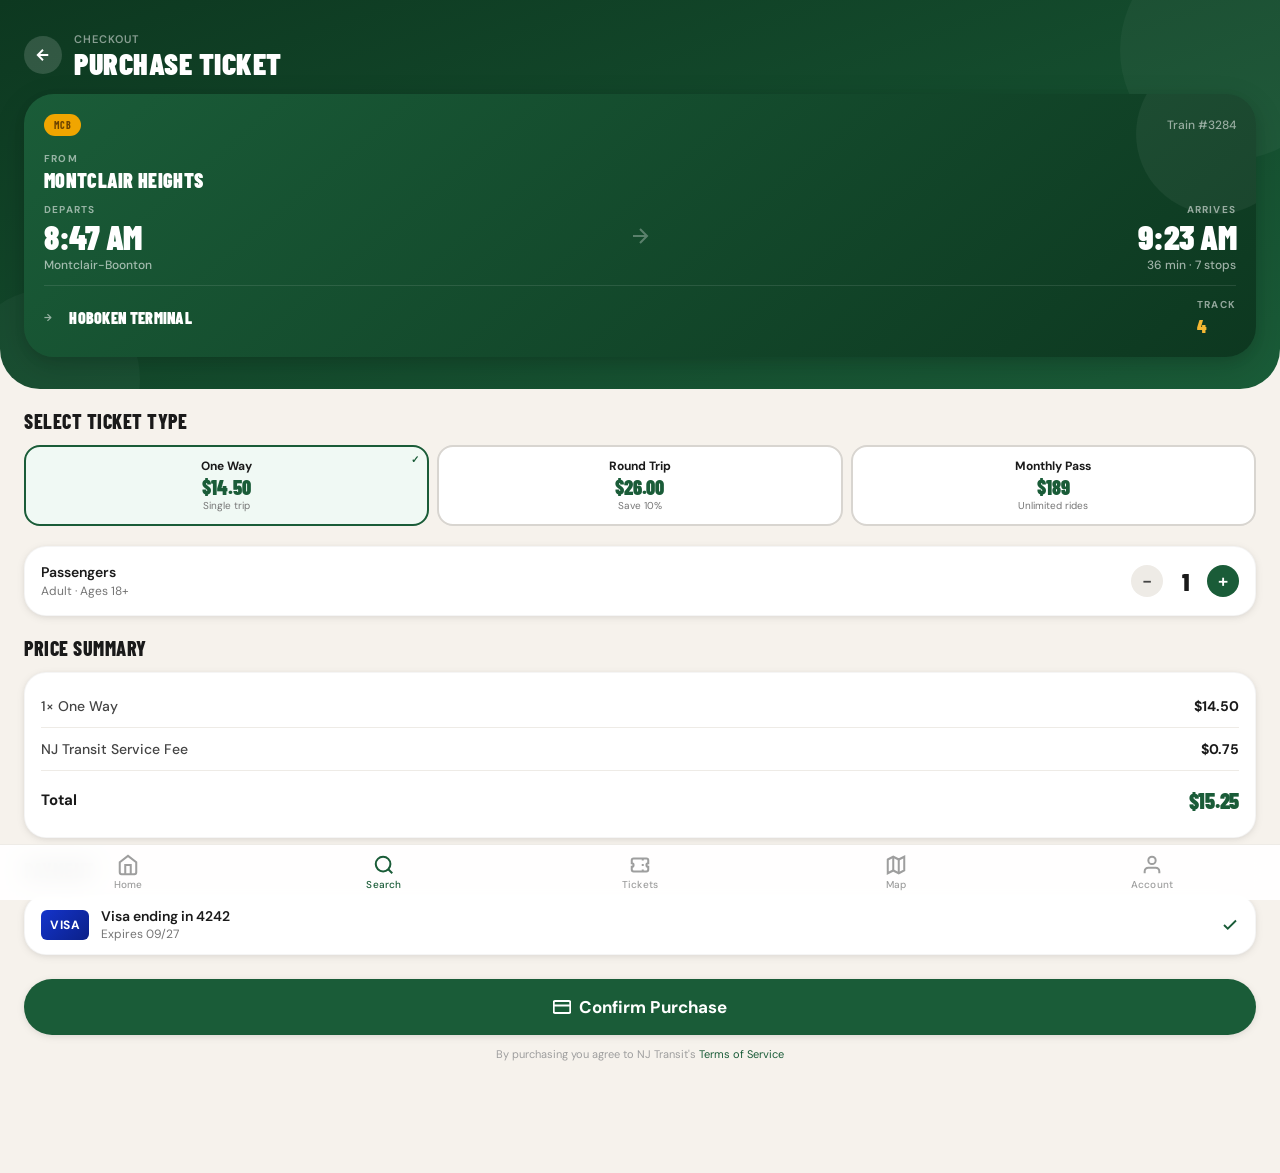
<file: purchase.html>
<!DOCTYPE html>
<html lang="en">
<head>
  <meta charset="UTF-8">
  <meta name="viewport" content="width=device-width, initial-scale=1.0, viewport-fit=cover">
  <link rel="manifest" href="manifest.json">
  <meta name="theme-color" content="#1a5c38">
  <meta name="apple-mobile-web-app-capable" content="yes">
  <meta name="apple-mobile-web-app-status-bar-style" content="black-translucent">
  <link rel="apple-touch-icon" href="images_1/applogo.png">
  <title>NJ Transit — Purchase Ticket</title>
  <link rel="stylesheet" href="styles.css">
  <style>
    .confirm-label {
      font-size: 10px; font-weight: 700; letter-spacing: 1.2px;
      text-transform: uppercase; opacity: 0.55; margin-bottom: 4px;
    }
    .confirm-val {
      font-family: 'Barlow Condensed', sans-serif;
      font-weight: 900; font-size: 20px; letter-spacing: 0.3px;
      text-transform: uppercase; line-height: 1.1;
    }
    .confirm-time-big {
      font-family: 'Barlow Condensed', sans-serif;
      font-weight: 900; font-size: 34px;
      letter-spacing: -0.5px; line-height: 1;
      color: var(--white);
    }
    .confirm-time-sub { font-size: 12px; opacity: 0.6; font-weight: 500; margin-top: 3px; }

    .price-row {
      display: flex; align-items: center; justify-content: space-between;
      padding: var(--sp-3) 0; border-bottom: 1px solid var(--gray-100);
    }
    .price-row:last-child { border-bottom: none; }
    .price-label { font-size: 14px; font-weight: 500; color: var(--gray-700); }
    .price-val   { font-size: 14px; font-weight: 700; color: var(--gray-900); }
    .price-val.total {
      font-family: 'Barlow Condensed', sans-serif;
      font-weight: 900; font-size: 22px;
      color: var(--green-800); letter-spacing: -0.3px;
    }

    /* Confirm button loading state */
    .btn-confirm {
      position: relative; overflow: hidden;
    }
    .btn-confirm.loading {
      pointer-events: none; opacity: 0.8;
    }
    .btn-confirm.loading::after {
      content: '';
      position: absolute;
      left: -100%; top: 0; bottom: 0;
      width: 60%;
      background: linear-gradient(90deg, transparent, rgba(255,255,255,0.2), transparent);
      animation: shimmer 1s ease-in-out infinite;
    }
    @keyframes shimmer {
      from { left: -100%; }
      to   { left: 200%; }
    }

    /* Success overlay */
    .success-overlay {
      position: absolute; inset: 0;
      background: var(--cream-50);
      display: flex; flex-direction: column;
      align-items: center; justify-content: center;
      padding: var(--sp-8);
      opacity: 0; pointer-events: none;
      transition: opacity 0.4s ease;
      z-index: 50;
      border-radius: var(--r-2xl);
    }
    .success-overlay.show { opacity: 1; pointer-events: all; }

    .success-circle {
      width: 80px; height: 80px;
      border-radius: 50%;
      background: var(--green-100);
      display: flex; align-items: center; justify-content: center;
      margin-bottom: var(--sp-5);
      animation: scaleIn 0.5s cubic-bezier(0.34,1.56,0.64,1) both;
    }
    @keyframes scaleIn {
      from { transform: scale(0); opacity: 0; }
      to   { transform: scale(1); opacity: 1; }
    }
  </style>
</head>
<body>
  <div class="app">

    <!-- Success overlay -->
    <div class="success-overlay" id="success-overlay">
      <div class="success-circle">
        <svg width="36" height="36" viewBox="0 0 24 24" fill="none" stroke="var(--green-800)" stroke-width="2.5">
          <polyline points="20 6 9 17 4 12"/>
        </svg>
      </div>
      <h2 style="font-family:'Barlow Condensed',sans-serif; font-weight:900; font-size:32px; text-transform:uppercase; color:var(--gray-900); text-align:center; margin-bottom:var(--sp-2);">Ticket Purchased!</h2>
      <p style="font-size:14px; color:var(--gray-500); text-align:center; line-height:1.5; margin-bottom:var(--sp-6);">Your ticket has been added to your wallet. Have a great trip!</p>
      <a href="tickets.html" class="btn btn-primary" style="width:100%; justify-content:center;">
        View My Tickets
      </a>
      <a href="index.html" style="margin-top:var(--sp-3); font-size:14px; font-weight:600; color:var(--gray-500);">Back to Home</a>
    </div>

    <!-- ── Green Header ──────────────────────── -->
    <div class="page-header">

      <div class="flex items-center gap-3 z-1" style="margin-top:var(--sp-5); margin-bottom:var(--sp-4);">
        <a href="trip.html" class="back-btn">
          <svg width="18" height="18" viewBox="0 0 24 24" fill="none" stroke="currentColor" stroke-width="2.5"><path d="M19 12H5M12 5l-7 7 7 7"/></svg>
        </a>
        <div>
          <p style="font-size:11px; font-weight:600; opacity:0.5; letter-spacing:1px; text-transform:uppercase;">Checkout</p>
          <h1 style="font-family:'Barlow Condensed',sans-serif; font-weight:900; font-size:30px; letter-spacing:0.5px; text-transform:uppercase; line-height:1; margin-top:2px;">Purchase Ticket</h1>
        </div>
      </div>

      <!-- Trip confirm card -->
      <div class="trip-confirm-card z-1">
        <div class="flex items-center justify-between mb-4">
          <span id="line-badge-el" class="line-badge badge-montclair" style="font-size:10px; height:22px;">MCB</span>
          <span style="font-size:12px; opacity:0.55; font-weight:500;" id="train-no-el">Train #3284</span>
        </div>

        <div class="confirm-label">From</div>
        <div class="confirm-val" id="from-el">Montclair Heights</div>

        <div style="margin: var(--sp-3) 0; display:flex; align-items:center; gap:var(--sp-3);">
          <div style="flex:1;">
            <div class="confirm-label">Departs</div>
            <div class="confirm-time-big" id="dep-el">8:47 AM</div>
            <div class="confirm-time-sub" id="line-name-el">Montclair-Boonton</div>
          </div>
          <div style="opacity:0.3;">
            <svg width="24" height="24" viewBox="0 0 24 24" fill="none" stroke="white" stroke-width="2"><path d="M5 12h14M12 5l7 7-7 7"/></svg>
          </div>
          <div style="text-align:right; flex:1;">
            <div class="confirm-label">Arrives</div>
            <div class="confirm-time-big" id="arr-el">9:23 AM</div>
            <div class="confirm-time-sub" id="dur-el">36 min · 7 stops</div>
          </div>
        </div>

        <div style="border-top:1px solid rgba(255,255,255,0.1); padding-top:var(--sp-3); display:flex; align-items:center; gap:var(--sp-4);">
          <div class="confirm-label" style="margin:0;">→</div>
          <div class="confirm-val" style="font-size:16px;" id="to-el">Hoboken Terminal</div>
          <div style="margin-left:auto;">
            <div class="confirm-label" style="text-align:right;">Track</div>
            <div style="font-family:'Barlow Condensed',sans-serif; font-weight:900; font-size:18px; color:var(--gold-400);" id="track-el">4</div>
          </div>
        </div>
      </div>
    </div>

    <!-- ── Scrollable Content ─────────────────── -->
    <div class="page-content">
      <div class="px-6 pt-5">

        <!-- Ticket type selector -->
        <div class="section-hdr mb-3">
          <h2 class="section-title">Select Ticket Type</h2>
        </div>

        <div class="ticket-type-grid mb-5">
          <button class="tt-btn active" onclick="selectType(this,'oneway',14.50)" id="tt-oneway">
            <div class="tt-name">One Way</div>
            <div class="tt-price" id="price-oneway">$14.50</div>
            <div class="tt-sub">Single trip</div>
          </button>
          <button class="tt-btn" onclick="selectType(this,'roundtrip',26.00)" id="tt-roundtrip">
            <div class="tt-name">Round Trip</div>
            <div class="tt-price" id="price-roundtrip">$26.00</div>
            <div class="tt-sub">Save 10%</div>
          </button>
          <button class="tt-btn" onclick="selectType(this,'monthly',189.00)" id="tt-monthly">
            <div class="tt-name">Monthly Pass</div>
            <div class="tt-price" id="price-monthly">$189</div>
            <div class="tt-sub">Unlimited rides</div>
          </button>
        </div>

        <!-- Passenger count -->
        <div class="card mb-5" style="padding:var(--sp-4);">
          <div class="flex items-center justify-between">
            <div>
              <p style="font-size:14px; font-weight:600; color:var(--gray-900);">Passengers</p>
              <p style="font-size:12px; color:var(--gray-500); margin-top:2px;">Adult · Ages 18+</p>
            </div>
            <div class="flex items-center gap-3">
              <button onclick="changeCount(-1)" style="width:32px; height:32px; border-radius:50%; background:var(--gray-100); border:none; font-size:18px; font-weight:600; cursor:pointer; display:flex; align-items:center; justify-content:center; color:var(--gray-700);">−</button>
              <span id="count-el" style="font-family:'Barlow Condensed',sans-serif; font-weight:900; font-size:24px; min-width:20px; text-align:center;">1</span>
              <button onclick="changeCount(1)"  style="width:32px; height:32px; border-radius:50%; background:var(--green-800); border:none; font-size:18px; font-weight:600; cursor:pointer; display:flex; align-items:center; justify-content:center; color:white;">+</button>
            </div>
          </div>
        </div>

        <!-- Price breakdown -->
        <div class="section-hdr mb-3">
          <h2 class="section-title">Price Summary</h2>
        </div>
        <div class="card mb-5" style="padding:var(--sp-3) var(--sp-4);">
          <div class="price-row">
            <span class="price-label" id="price-label-1">1× One Way</span>
            <span class="price-val" id="price-subtotal">$14.50</span>
          </div>
          <div class="price-row">
            <span class="price-label">NJ Transit Service Fee</span>
            <span class="price-val">$0.75</span>
          </div>
          <div class="price-row" style="border-bottom:none; padding-top:var(--sp-3); margin-top:var(--sp-1);">
            <span style="font-size:15px; font-weight:700; color:var(--gray-900);">Total</span>
            <span class="price-val total" id="price-total">$15.25</span>
          </div>
        </div>

        <!-- Payment method -->
        <div class="section-hdr mb-3">
          <h2 class="section-title">Payment</h2>
        </div>
        <div class="card mb-6" style="padding:var(--sp-3) var(--sp-4);">
          <div class="flex items-center gap-3">
            <div class="card-brand brand-visa" style="font-size:12px; color:white; font-weight:800;">VISA</div>
            <div class="flex-1">
              <p style="font-size:14px; font-weight:600; color:var(--gray-900);">Visa ending in 4242</p>
              <p style="font-size:12px; color:var(--gray-500); margin-top:1px;">Expires 09/27</p>
            </div>
            <svg width="18" height="18" viewBox="0 0 24 24" fill="none" stroke="var(--green-800)" stroke-width="2.5"><polyline points="20 6 9 17 4 12"/></svg>
          </div>
        </div>

        <!-- Confirm button -->
        <button class="btn btn-primary btn-confirm w-full" id="confirm-btn" onclick="confirmPurchase()"
                style="height:56px; font-size:17px; font-weight:700; border-radius:var(--r-full); margin-bottom:var(--sp-3); justify-content:center;">
          <svg width="18" height="18" viewBox="0 0 24 24" fill="none" stroke="currentColor" stroke-width="2.5"><rect x="1" y="4" width="22" height="16" rx="2"/><line x1="1" y1="10" x2="23" y2="10"/></svg>
          Confirm Purchase
        </button>
        <p style="text-align:center; font-size:11px; color:var(--gray-400); padding-bottom:var(--sp-4);">
          By purchasing you agree to NJ Transit's <a href="#" style="color:var(--green-800);">Terms of Service</a>
        </p>

      </div>
    </div>

    <!-- ── Bottom Nav ─────────────────────────── -->
    <nav class="bottom-nav">
      <a href="index.html" class="nav-item">
        <svg viewBox="0 0 24 24" fill="none" stroke="currentColor" stroke-width="2.2"><path d="M3 9l9-7 9 7v11a2 2 0 0 1-2 2H5a2 2 0 0 1-2-2z"/><polyline points="9 22 9 12 15 12 15 22"/></svg>
        <span>Home</span>
      </a>
      <a href="trip.html" class="nav-item active">
        <svg viewBox="0 0 24 24" fill="none" stroke="currentColor" stroke-width="2.2"><circle cx="11" cy="11" r="8"/><path d="m21 21-4.35-4.35"/></svg>
        <span>Search</span>
      </a>
      <a href="tickets.html" class="nav-item">
        <svg viewBox="0 0 24 24" fill="none" stroke="currentColor" stroke-width="2.2"><path d="M15 5v2M15 11v2M15 17v2M5 5h14a2 2 0 0 1 2 2v3a2 2 0 0 0 0 4v3a2 2 0 0 1-2 2H5a2 2 0 0 1-2-2v-3a2 2 0 0 0 0-4V7a2 2 0 0 1 2-2z"/></svg>
        <span>Tickets</span>
      </a>
      <a href="map.html" class="nav-item">
        <svg viewBox="0 0 24 24" fill="none" stroke="currentColor" stroke-width="2.2"><polygon points="3 6 9 3 15 6 21 3 21 18 15 21 9 18 3 21"/><line x1="9" y1="3" x2="9" y2="18"/><line x1="15" y1="6" x2="15" y2="21"/></svg>
        <span>Map</span>
      </a>
      <a href="account.html" class="nav-item">
        <svg viewBox="0 0 24 24" fill="none" stroke="currentColor" stroke-width="2.2"><path d="M20 21v-2a4 4 0 0 0-4-4H8a4 4 0 0 0-4 4v2"/><circle cx="12" cy="7" r="4"/></svg>
        <span>Account</span>
      </a>
    </nav>

  </div>

  <script>
    // Clock
    (function(){
      const now = new Date();
      const h = now.getHours(), m = String(now.getMinutes()).padStart(2,'0');
    })();

    // Parse URL params
    const p = new URLSearchParams(location.search);
    const tripData = {
      from:   p.get('from')   || 'Montclair Heights',
      to:     p.get('to')     || 'Hoboken Terminal',
      dep:    p.get('dep')    || '8:47 AM',
      arr:    p.get('arr')    || '9:23 AM',
      dur:    p.get('dur')    || '36',
      stops:  p.get('stops')  || '7',
      line:   p.get('line')   || 'Montclair-Boonton',
      badge:  p.get('badge')  || 'badge-montclair',
      track:  p.get('track')  || '4',
      train:  p.get('train')  || '3284',
    };

    // Populate UI
    document.getElementById('from-el').textContent    = tripData.from;
    document.getElementById('to-el').textContent      = tripData.to;
    document.getElementById('dep-el').textContent     = tripData.dep;
    document.getElementById('arr-el').textContent     = tripData.arr;
    document.getElementById('line-name-el').textContent = tripData.line;
    document.getElementById('dur-el').textContent     = `${tripData.dur} min · ${tripData.stops} stops`;
    document.getElementById('track-el').textContent   = tripData.track;
    document.getElementById('train-no-el').textContent = `Train #${tripData.train}`;
    const badge = document.getElementById('line-badge-el');
    badge.className = `line-badge ${tripData.badge}`;
    badge.textContent = tripData.badge.replace('badge-','').toUpperCase().replace('MONTCLAIR','MCB').replace('NE','NEC').replace('COASTAL','NJC').replace('MORRIS','M&E').replace('RARITAN','RVL');

    // Ticket type state
    let selectedType = 'oneway';
    let selectedPrice = 14.50;
    let passengerCount = 1;

    function selectType(btn, type, price) {
      document.querySelectorAll('.tt-btn').forEach(b => b.classList.remove('active'));
      btn.classList.add('active');
      selectedType = type; selectedPrice = price;
      updateTotal();
    }

    function changeCount(delta) {
      passengerCount = Math.max(1, Math.min(6, passengerCount + delta));
      document.getElementById('count-el').textContent = passengerCount;
      updateTotal();
    }

    function updateTotal() {
      const subtotal = selectedPrice * passengerCount;
      const fee = 0.75 * passengerCount;
      const total = subtotal + fee;
      const label = selectedType === 'oneway' ? 'One Way' : selectedType === 'roundtrip' ? 'Round Trip' : 'Monthly Pass';
      document.getElementById('price-label-1').textContent = `${passengerCount}× ${label}`;
      document.getElementById('price-subtotal').textContent = `$${subtotal.toFixed(2)}`;
      document.getElementById('price-total').textContent    = `$${total.toFixed(2)}`;
    }

    if('serviceWorker' in navigator) navigator.serviceWorker.register('./service-worker.js');

    function confirmPurchase() {
      const btn = document.getElementById('confirm-btn');
      btn.classList.add('loading');
      btn.textContent = 'Processing…';

      setTimeout(() => {
        // Save to localStorage
        const ticket = {
          id:      Date.now(),
          from:    tripData.from,
          to:      tripData.to,
          dep:     tripData.dep,
          arr:     tripData.arr,
          dur:     tripData.dur,
          stops:   tripData.stops,
          line:    tripData.line,
          badge:   tripData.badge,
          track:   tripData.track,
          train:   tripData.train,
          type:    selectedType,
          passengers: passengerCount,
          price:   (selectedPrice * passengerCount + 0.75 * passengerCount).toFixed(2),
          date:    new Date().toLocaleDateString('en-US', {month:'short', day:'numeric', year:'numeric'}),
          status:  'held'
        };
        const tickets = JSON.parse(localStorage.getItem('njtransit_tickets') || '[]');
        tickets.unshift(ticket);
        localStorage.setItem('njtransit_tickets', JSON.stringify(tickets));

        // Show success
        document.getElementById('success-overlay').classList.add('show');
      }, 1400);
    }
  </script>
</body>
</html>
</file>
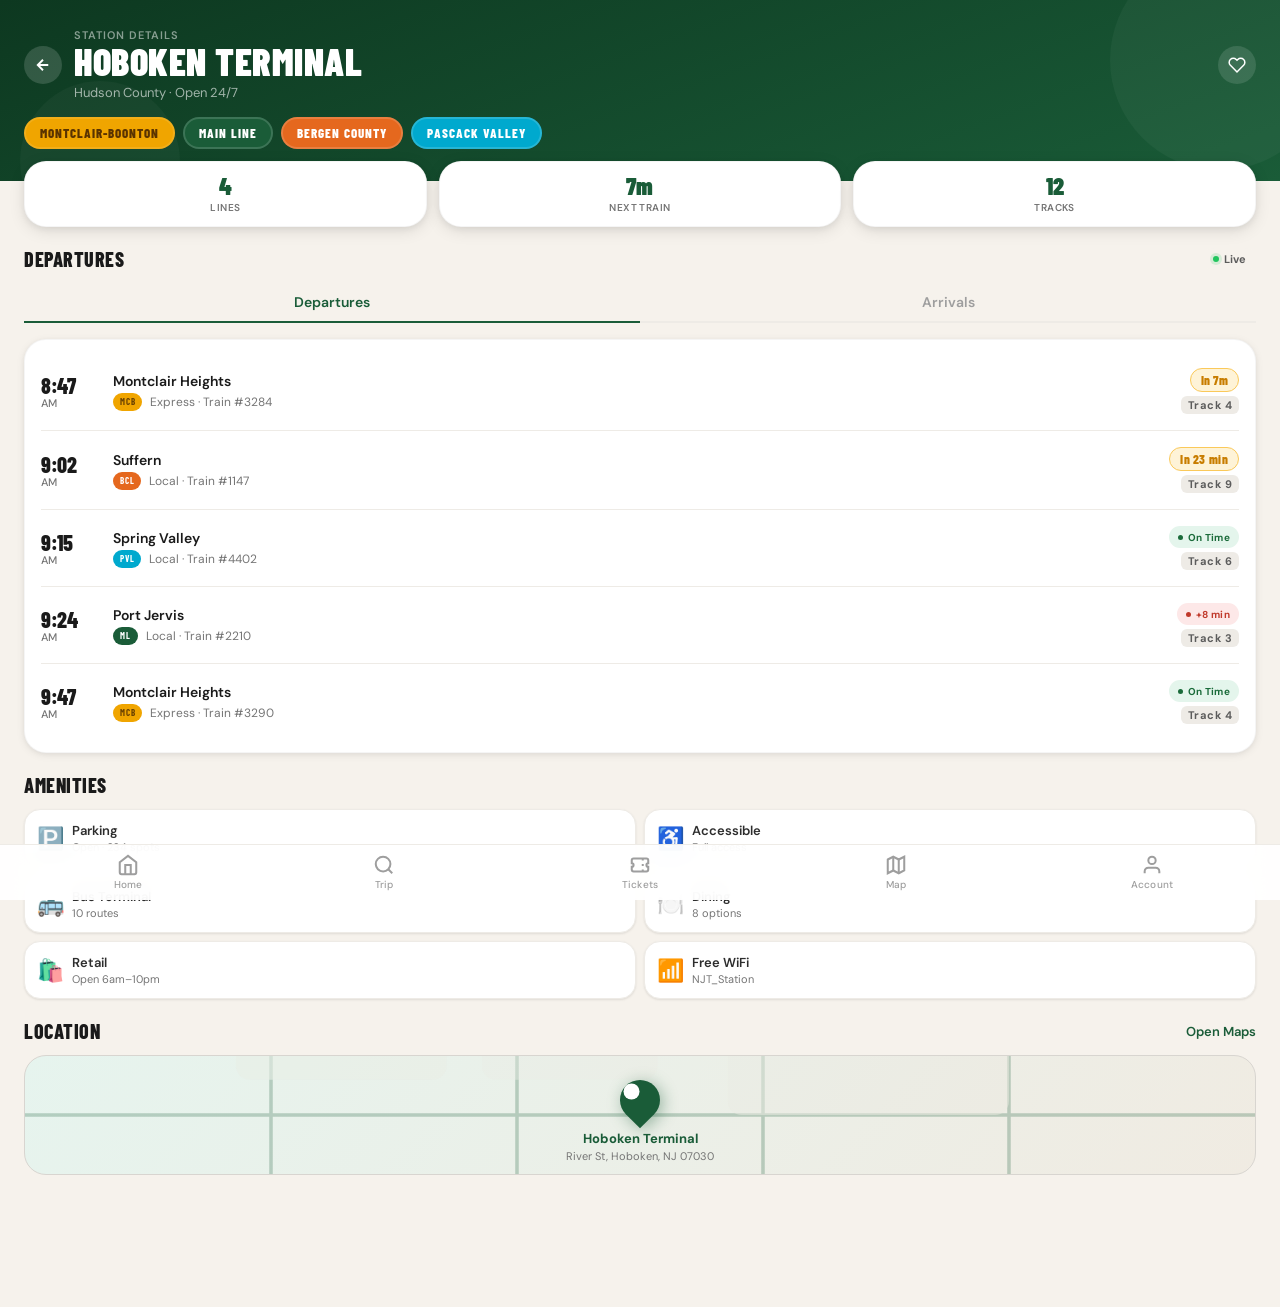
<file: station.html>
<!DOCTYPE html>
<html lang="en">
<head>
  <meta charset="UTF-8">
  <meta name="viewport" content="width=device-width, initial-scale=1.0, viewport-fit=cover">
  <link rel="manifest" href="manifest.json">
  <meta name="theme-color" content="#1a5c38">
  <meta name="apple-mobile-web-app-capable" content="yes">
  <meta name="apple-mobile-web-app-status-bar-style" content="black-translucent">
  <link rel="apple-touch-icon" href="images_1/applogo.png">
  <title>NJ Transit — Hoboken Terminal</title>
  <link rel="stylesheet" href="styles.css">
  <style>
    .station-hero {
      background: linear-gradient(160deg, var(--green-900) 0%, var(--green-800) 100%);
      color: var(--white);
      padding: calc(env(safe-area-inset-top, 0px) + 12px) var(--sp-6) var(--sp-8);
      position: relative;
      overflow: hidden;
      flex-shrink: 0;
    }

    .station-hero::before {
      content: '';
      position: absolute;
      top: -50px; right: -50px;
      width: 220px; height: 220px;
      background: rgba(255,255,255,0.04);
      border-radius: 50%;
      pointer-events: none;
    }

    .station-hero::after {
      content: '';
      position: absolute;
      bottom: -60px; left: 20px;
      width: 160px; height: 160px;
      background: rgba(255,255,255,0.03);
      border-radius: 50%;
      pointer-events: none;
    }

    .station-name {
      font-family: 'Barlow Condensed', sans-serif;
      font-weight: 900;
      font-size: 38px;
      letter-spacing: 0.5px;
      text-transform: uppercase;
      line-height: 1;
      margin-bottom: 4px;
    }

    .station-tagline {
      font-size: 13px;
      opacity: 0.6;
      font-weight: 400;
    }

    .lines-row {
      display: flex;
      flex-wrap: wrap;
      gap: var(--sp-2);
      margin-top: var(--sp-4);
      position: relative;
      z-index: 1;
    }

    .line-badge-lg {
      height: 32px;
      padding: 0 14px;
      border-radius: var(--r-full);
      font-family: 'Barlow Condensed', sans-serif;
      font-weight: 800;
      font-size: 13px;
      letter-spacing: 1px;
      text-transform: uppercase;
      display: inline-flex;
      align-items: center;
      gap: 6px;
      border: 2px solid rgba(255,255,255,0.15);
      transition: opacity 0.15s;
    }

    /* Stat cards row */
    .stat-row {
      display: grid;
      grid-template-columns: repeat(3, 1fr);
      gap: var(--sp-3);
      margin: calc(-1 * var(--sp-5)) var(--sp-6) 0;
      position: relative;
      z-index: 10;
      margin-bottom: var(--sp-5);
    }

    .stat-card {
      background: var(--white);
      border-radius: var(--r-lg);
      padding: var(--sp-3) var(--sp-3);
      text-align: center;
      box-shadow: var(--shadow-md);
      border: 1px solid rgba(0,0,0,0.04);
    }

    .stat-val {
      font-family: 'Barlow Condensed', sans-serif;
      font-weight: 900;
      font-size: 24px;
      color: var(--green-800);
      line-height: 1;
    }

    .stat-label {
      font-size: 10px;
      font-weight: 600;
      color: var(--gray-500);
      letter-spacing: 0.4px;
      margin-top: 3px;
      text-transform: uppercase;
    }

    /* Departure table rows */
    .dep-row {
      display: flex;
      align-items: center;
      gap: var(--sp-4);
      padding: var(--sp-4) 0;
      border-bottom: 1px solid var(--gray-100);
      cursor: pointer;
      transition: background 0.1s;
      text-decoration: none;
      color: inherit;
    }

    .dep-row:last-child { border-bottom: none; }
    .dep-row:active { background: var(--cream-50); margin: 0 calc(-1 * var(--sp-4)); padding-left: var(--sp-4); padding-right: var(--sp-4); border-radius: var(--r-md); }

    .dep-row-time {
      font-family: 'Barlow Condensed', sans-serif;
      font-weight: 800;
      font-size: 22px;
      color: var(--gray-900);
      letter-spacing: -0.5px;
      min-width: 56px;
      line-height: 1;
    }

    .dep-row-ampm {
      font-size: 11px;
      color: var(--gray-500);
      font-weight: 500;
      letter-spacing: 0.3px;
      line-height: 1;
      margin-top: 2px;
    }

    .dep-row-info {
      flex: 1;
      min-width: 0;
    }

    .dep-row-dest {
      font-weight: 600;
      font-size: 14px;
      color: var(--gray-900);
      white-space: nowrap;
      overflow: hidden;
      text-overflow: ellipsis;
    }

    .dep-row-sub {
      font-size: 12px;
      color: var(--gray-500);
      margin-top: 2px;
      font-weight: 400;
    }

    .dep-row-right {
      display: flex;
      flex-direction: column;
      align-items: flex-end;
      gap: 4px;
      flex-shrink: 0;
    }

    /* Amenity section */
    .amenities-grid {
      display: grid;
      grid-template-columns: 1fr 1fr;
      gap: var(--sp-2);
    }

    .amenity-card {
      background: var(--white);
      border-radius: var(--r-md);
      padding: var(--sp-3) var(--sp-3);
      display: flex;
      align-items: center;
      gap: var(--sp-2);
      border: 1px solid var(--gray-100);
      box-shadow: var(--shadow-xs);
    }

    .amenity-emoji {
      font-size: 22px;
      flex-shrink: 0;
    }

    .amenity-name {
      font-size: 13px;
      font-weight: 600;
      color: var(--gray-800);
    }

    .amenity-status {
      font-size: 11px;
      color: var(--gray-500);
      font-weight: 400;
      margin-top: 1px;
    }

    /* Map placeholder */
    .map-placeholder {
      background: linear-gradient(135deg, var(--green-100) 0%, var(--cream-100) 100%);
      border-radius: var(--r-lg);
      height: 120px;
      display: flex;
      align-items: center;
      justify-content: center;
      border: 1px solid var(--gray-200);
      overflow: hidden;
      position: relative;
    }

    .map-placeholder-inner {
      text-align: center;
      position: relative;
      z-index: 2;
    }

    /* Countdown timer */
    .countdown-chip {
      background: var(--gold-100);
      color: var(--gold-600);
      border: 1px solid var(--gold-300);
      border-radius: var(--r-full);
      padding: 3px 10px;
      font-family: 'Barlow Condensed', sans-serif;
      font-weight: 800;
      font-size: 13px;
      letter-spacing: 0.3px;
      white-space: nowrap;
    }

    .track-badge {
      background: var(--gray-100);
      color: var(--gray-600);
      border-radius: var(--r-xs);
      padding: 2px 7px;
      font-size: 11px;
      font-weight: 700;
      letter-spacing: 0.5px;
      white-space: nowrap;
    }

    /* Tab row for departures/arrivals */
    .dep-tab-row {
      display: flex;
      gap: 0;
      border-bottom: 2px solid var(--gray-100);
      margin-bottom: var(--sp-4);
    }

    .dep-tab {
      flex: 1;
      height: 40px;
      background: none;
      border: none;
      font-family: 'DM Sans', sans-serif;
      font-size: 14px;
      font-weight: 600;
      color: var(--gray-400);
      cursor: pointer;
      border-bottom: 2px solid transparent;
      margin-bottom: -2px;
      transition: all 0.2s;
    }

    .dep-tab.active {
      color: var(--green-800);
      border-bottom-color: var(--green-800);
    }
  </style>
</head>
<body>
  <div class="app">

    <!-- ── Station Hero ───────────────────────── -->
    <div class="station-hero">

      <div class="flex items-center justify-between z-1" style="margin-top: var(--sp-4); margin-bottom: var(--sp-4);">
        <a href="map.html" class="back-btn">
          <svg width="18" height="18" viewBox="0 0 24 24" fill="none" stroke="currentColor" stroke-width="2.5">
            <path d="M19 12H5M12 5l-7 7 7 7"/>
          </svg>
        </a>
        <div style="flex:1; margin: 0 var(--sp-3);">
          <p style="font-size:11px; font-weight:600; opacity:0.5; letter-spacing:1px; text-transform:uppercase;">Station Details</p>
          <p class="station-name">Hoboken Terminal</p>
          <p class="station-tagline">Hudson County · Open 24/7</p>
        </div>
        <button style="background:rgba(255,255,255,0.12); border:none; border-radius:var(--r-full); width:38px; height:38px; display:flex;align-items:center;justify-content:center; cursor:pointer;">
          <svg width="18" height="18" viewBox="0 0 24 24" fill="none" stroke="white" stroke-width="2">
            <path d="M20.84 4.61a5.5 5.5 0 0 0-7.78 0L12 5.67l-1.06-1.06a5.5 5.5 0 0 0-7.78 7.78l1.06 1.06L12 21.23l7.78-7.78 1.06-1.06a5.5 5.5 0 0 0 0-7.78z"/>
          </svg>
        </button>
      </div>

      <!-- Line badges -->
      <div class="lines-row">
        <span class="line-badge-lg" style="background:var(--line-montclair); color:#5a3300; border-color:rgba(255,255,255,0.1);">
          Montclair-Boonton
        </span>
        <span class="line-badge-lg" style="background:var(--line-main); color:white;">
          Main Line
        </span>
        <span class="line-badge-lg" style="background:var(--line-bergen); color:white;">
          Bergen County
        </span>
        <span class="line-badge-lg" style="background:var(--line-pascack); color:white;">
          Pascack Valley
        </span>
      </div>
    </div>

    <!-- ── Floating stat cards ────────────────── -->
    <div class="stat-row">
      <div class="stat-card">
        <p class="stat-val">4</p>
        <p class="stat-label">Lines</p>
      </div>
      <div class="stat-card">
        <p class="stat-val" id="next-in">8m</p>
        <p class="stat-label">Next Train</p>
      </div>
      <div class="stat-card">
        <p class="stat-val">12</p>
        <p class="stat-label">Tracks</p>
      </div>
    </div>

    <!-- ── Scrollable Content ─────────────────── -->
    <div class="page-content" style="margin-top: calc(-1 * var(--sp-5));">
      <div class="px-6 pt-5">

        <!-- Departures -->
        <div class="mb-5">
          <div class="section-hdr mb-3">
            <h2 class="section-title">Departures</h2>
            <div class="flex items-center gap-2">
              <div style="display:flex; align-items:center; gap:5px; background:var(--cream-50); border-radius:var(--r-full); padding:4px 10px;">
                <span class="live-dot" style="width:6px; height:6px; border-radius:50%; background:#22c55e; animation:live-blink 1.5s ease-in-out infinite; box-shadow:0 0 0 3px rgba(34,197,94,0.15);"></span>
                <span style="font-size:11px; font-weight:700; color:var(--gray-600);">Live</span>
              </div>
            </div>
          </div>

          <!-- Tab row -->
          <div class="dep-tab-row">
            <button class="dep-tab active" onclick="setDepTab(this)">Departures</button>
            <button class="dep-tab" onclick="setDepTab(this)">Arrivals</button>
          </div>

          <!-- Departure list -->
          <div class="card" style="padding: var(--sp-3) var(--sp-4);">

            <div class="dep-row">
              <div>
                <p class="dep-row-time">8:47</p>
                <p class="dep-row-ampm">AM</p>
              </div>
              <div class="dep-row-info">
                <p class="dep-row-dest">Montclair Heights</p>
                <div class="flex items-center gap-2" style="margin-top:3px;">
                  <span class="line-badge badge-montclair" style="font-size:9px; height:18px; padding:0 7px;">MCB</span>
                  <span class="dep-row-sub" style="margin-top:0;">Express · Train #3284</span>
                </div>
              </div>
              <div class="dep-row-right">
                <span class="countdown-chip" id="c1">In 8 min</span>
                <span class="track-badge">Track 4</span>
              </div>
            </div>

            <div class="dep-row">
              <div>
                <p class="dep-row-time">9:02</p>
                <p class="dep-row-ampm">AM</p>
              </div>
              <div class="dep-row-info">
                <p class="dep-row-dest">Suffern</p>
                <div class="flex items-center gap-2" style="margin-top:3px;">
                  <span class="line-badge badge-bergen" style="font-size:9px; height:18px; padding:0 7px;">BCL</span>
                  <span class="dep-row-sub" style="margin-top:0;">Local · Train #1147</span>
                </div>
              </div>
              <div class="dep-row-right">
                <span class="countdown-chip" id="c2">In 23 min</span>
                <span class="track-badge">Track 9</span>
              </div>
            </div>

            <div class="dep-row">
              <div>
                <p class="dep-row-time">9:15</p>
                <p class="dep-row-ampm">AM</p>
              </div>
              <div class="dep-row-info">
                <p class="dep-row-dest">Spring Valley</p>
                <div class="flex items-center gap-2" style="margin-top:3px;">
                  <span class="line-badge badge-pascack" style="font-size:9px; height:18px; padding:0 7px;">PVL</span>
                  <span class="dep-row-sub" style="margin-top:0;">Local · Train #4402</span>
                </div>
              </div>
              <div class="dep-row-right">
                <div class="chip chip-ontime" style="font-size:10px;"><span class="dot"></span> On Time</div>
                <span class="track-badge">Track 6</span>
              </div>
            </div>

            <div class="dep-row">
              <div>
                <p class="dep-row-time">9:24</p>
                <p class="dep-row-ampm">AM</p>
              </div>
              <div class="dep-row-info">
                <p class="dep-row-dest">Port Jervis</p>
                <div class="flex items-center gap-2" style="margin-top:3px;">
                  <span class="line-badge badge-main" style="font-size:9px; height:18px; padding:0 7px;">ML</span>
                  <span class="dep-row-sub" style="margin-top:0;">Local · Train #2210</span>
                </div>
              </div>
              <div class="dep-row-right">
                <div class="chip chip-delayed" style="font-size:10px;"><span class="dot"></span> +8 min</div>
                <span class="track-badge">Track 3</span>
              </div>
            </div>

            <div class="dep-row" style="border-bottom:none;">
              <div>
                <p class="dep-row-time">9:47</p>
                <p class="dep-row-ampm">AM</p>
              </div>
              <div class="dep-row-info">
                <p class="dep-row-dest">Montclair Heights</p>
                <div class="flex items-center gap-2" style="margin-top:3px;">
                  <span class="line-badge badge-montclair" style="font-size:9px; height:18px; padding:0 7px;">MCB</span>
                  <span class="dep-row-sub" style="margin-top:0;">Express · Train #3290</span>
                </div>
              </div>
              <div class="dep-row-right">
                <div class="chip chip-ontime" style="font-size:10px;"><span class="dot"></span> On Time</div>
                <span class="track-badge">Track 4</span>
              </div>
            </div>

          </div><!-- /card -->
        </div>

        <!-- Amenities -->
        <div class="mb-5">
          <div class="section-hdr">
            <h2 class="section-title">Amenities</h2>
          </div>
          <div class="amenities-grid">
            <div class="amenity-card">
              <span class="amenity-emoji">🅿️</span>
              <div>
                <p class="amenity-name">Parking</p>
                <p class="amenity-status">Open · 234 spots</p>
              </div>
            </div>
            <div class="amenity-card">
              <span class="amenity-emoji">♿</span>
              <div>
                <p class="amenity-name">Accessible</p>
                <p class="amenity-status">Full access</p>
              </div>
            </div>
            <div class="amenity-card">
              <span class="amenity-emoji">🚌</span>
              <div>
                <p class="amenity-name">Bus Terminal</p>
                <p class="amenity-status">10 routes</p>
              </div>
            </div>
            <div class="amenity-card">
              <span class="amenity-emoji">🍽️</span>
              <div>
                <p class="amenity-name">Dining</p>
                <p class="amenity-status">8 options</p>
              </div>
            </div>
            <div class="amenity-card">
              <span class="amenity-emoji">🛍️</span>
              <div>
                <p class="amenity-name">Retail</p>
                <p class="amenity-status">Open 6am–10pm</p>
              </div>
            </div>
            <div class="amenity-card">
              <span class="amenity-emoji">📶</span>
              <div>
                <p class="amenity-name">Free WiFi</p>
                <p class="amenity-status">NJT_Station</p>
              </div>
            </div>
          </div>
        </div>

        <!-- Location map placeholder -->
        <div class="mb-5">
          <div class="section-hdr">
            <h2 class="section-title">Location</h2>
            <a href="#" class="section-action">Open Maps</a>
          </div>
          <div class="map-placeholder">
            <!-- Decorative map grid -->
            <svg width="100%" height="100%" style="position:absolute;inset:0;opacity:0.25;" viewBox="0 0 350 120" preserveAspectRatio="xMidYMid slice">
              <line x1="0" y1="30" x2="350" y2="30" stroke="var(--green-800)" stroke-width="1"/>
              <line x1="0" y1="60" x2="350" y2="60" stroke="var(--green-800)" stroke-width="1"/>
              <line x1="0" y1="90" x2="350" y2="90" stroke="var(--green-800)" stroke-width="1"/>
              <line x1="70" y1="0" x2="70" y2="120" stroke="var(--green-800)" stroke-width="1"/>
              <line x1="140" y1="0" x2="140" y2="120" stroke="var(--green-800)" stroke-width="1"/>
              <line x1="210" y1="0" x2="210" y2="120" stroke="var(--green-800)" stroke-width="1"/>
              <line x1="280" y1="0" x2="280" y2="120" stroke="var(--green-800)" stroke-width="1"/>
              <rect x="60" y="10" width="60" height="40" rx="4" fill="var(--cream-200)" opacity="0.6"/>
              <rect x="130" y="20" width="50" height="30" rx="4" fill="var(--cream-200)" opacity="0.4"/>
              <rect x="200" y="5" width="80" height="55" rx="4" fill="var(--cream-200)" opacity="0.5"/>
            </svg>
            <div class="map-placeholder-inner">
              <div style="width:40px; height:40px; background:var(--green-800); border-radius:50% 50% 50% 0; transform:rotate(-45deg); margin:0 auto; box-shadow:0 4px 16px rgba(26,92,56,0.4);">
                <div style="width:16px; height:16px; background:var(--white); border-radius:50%; margin:12px auto; transform:rotate(45deg);"></div>
              </div>
              <p style="font-size:13px; font-weight:700; color:var(--green-800); margin-top:10px;">Hoboken Terminal</p>
              <p style="font-size:11px; color:var(--gray-500); margin-top:2px;">River St, Hoboken, NJ 07030</p>
            </div>
          </div>
        </div>

        <div style="height: var(--sp-4);"></div>
      </div>
    </div>

    <!-- ── Bottom Nav ─────────────────────────── -->
    <nav class="bottom-nav">
      <a href="index.html" class="nav-item">
        <svg viewBox="0 0 24 24" fill="none" stroke="currentColor" stroke-width="2.2"><path d="M3 9l9-7 9 7v11a2 2 0 0 1-2 2H5a2 2 0 0 1-2-2z"/><polyline points="9 22 9 12 15 12 15 22"/></svg>
        <span>Home</span>
      </a>
      <a href="trip.html" class="nav-item">
        <svg viewBox="0 0 24 24" fill="none" stroke="currentColor" stroke-width="2.2"><circle cx="11" cy="11" r="8"/><path d="m21 21-4.35-4.35"/></svg>
        <span>Trip</span>
      </a>
      <a href="tickets.html" class="nav-item">
        <svg viewBox="0 0 24 24" fill="none" stroke="currentColor" stroke-width="2.2"><path d="M15 5v2M15 11v2M15 17v2M5 5h14a2 2 0 0 1 2 2v3a2 2 0 0 0 0 4v3a2 2 0 0 1-2 2H5a2 2 0 0 1-2-2v-3a2 2 0 0 0 0-4V7a2 2 0 0 1 2-2z"/></svg>
        <span>Tickets</span>
      </a>
      <a href="map.html" class="nav-item">
        <svg viewBox="0 0 24 24" fill="none" stroke="currentColor" stroke-width="2.2"><polygon points="3 6 9 3 15 6 21 3 21 18 15 21 9 18 3 21"/><line x1="9" y1="3" x2="9" y2="18"/><line x1="15" y1="6" x2="15" y2="21"/></svg>
        <span>Map</span>
      </a>
      <a href="account.html" class="nav-item">
        <svg viewBox="0 0 24 24" fill="none" stroke="currentColor" stroke-width="2.2"><path d="M20 21v-2a4 4 0 0 0-4-4H8a4 4 0 0 0-4 4v2"/><circle cx="12" cy="7" r="4"/></svg>
        <span>Account</span>
      </a>
    </nav>

  </div>

  <style>
    @keyframes live-blink {
      0%, 100% { opacity: 1; }
      50%       { opacity: 0.3; }
    }
  </style>

  <script>
    (function() {
      const now = new Date();
      const h = now.getHours(), m = String(now.getMinutes()).padStart(2,'0');

      // Next-in countdown
      const dep1 = new Date(now);
      dep1.setMinutes(now.getMinutes() + 8, 0, 0);

      function fmt(diff) {
        if (diff <= 0) return 'Now';
        if (diff < 60) return `In ${diff}m`;
        return `In ${Math.floor(diff/60)}h ${diff%60}m`;
      }

      function tick() {
        const n = new Date();
        const diff1 = Math.max(0, Math.floor((dep1 - n) / 60000));
        const c1 = document.getElementById('c1');
        const nextIn = document.getElementById('next-in');
        if (c1) c1.textContent = fmt(diff1);
        if (nextIn) nextIn.textContent = diff1 > 0 ? `${diff1}m` : 'Now';
      }

      tick();
      setInterval(tick, 30000);
    })();

    function setDepTab(el) {
      document.querySelectorAll('.dep-tab').forEach(t => t.classList.remove('active'));
      el.classList.add('active');
    }
  </script>
  <script>if('serviceWorker' in navigator) navigator.serviceWorker.register('./service-worker.js');</script>
</body>
</html>
</file>
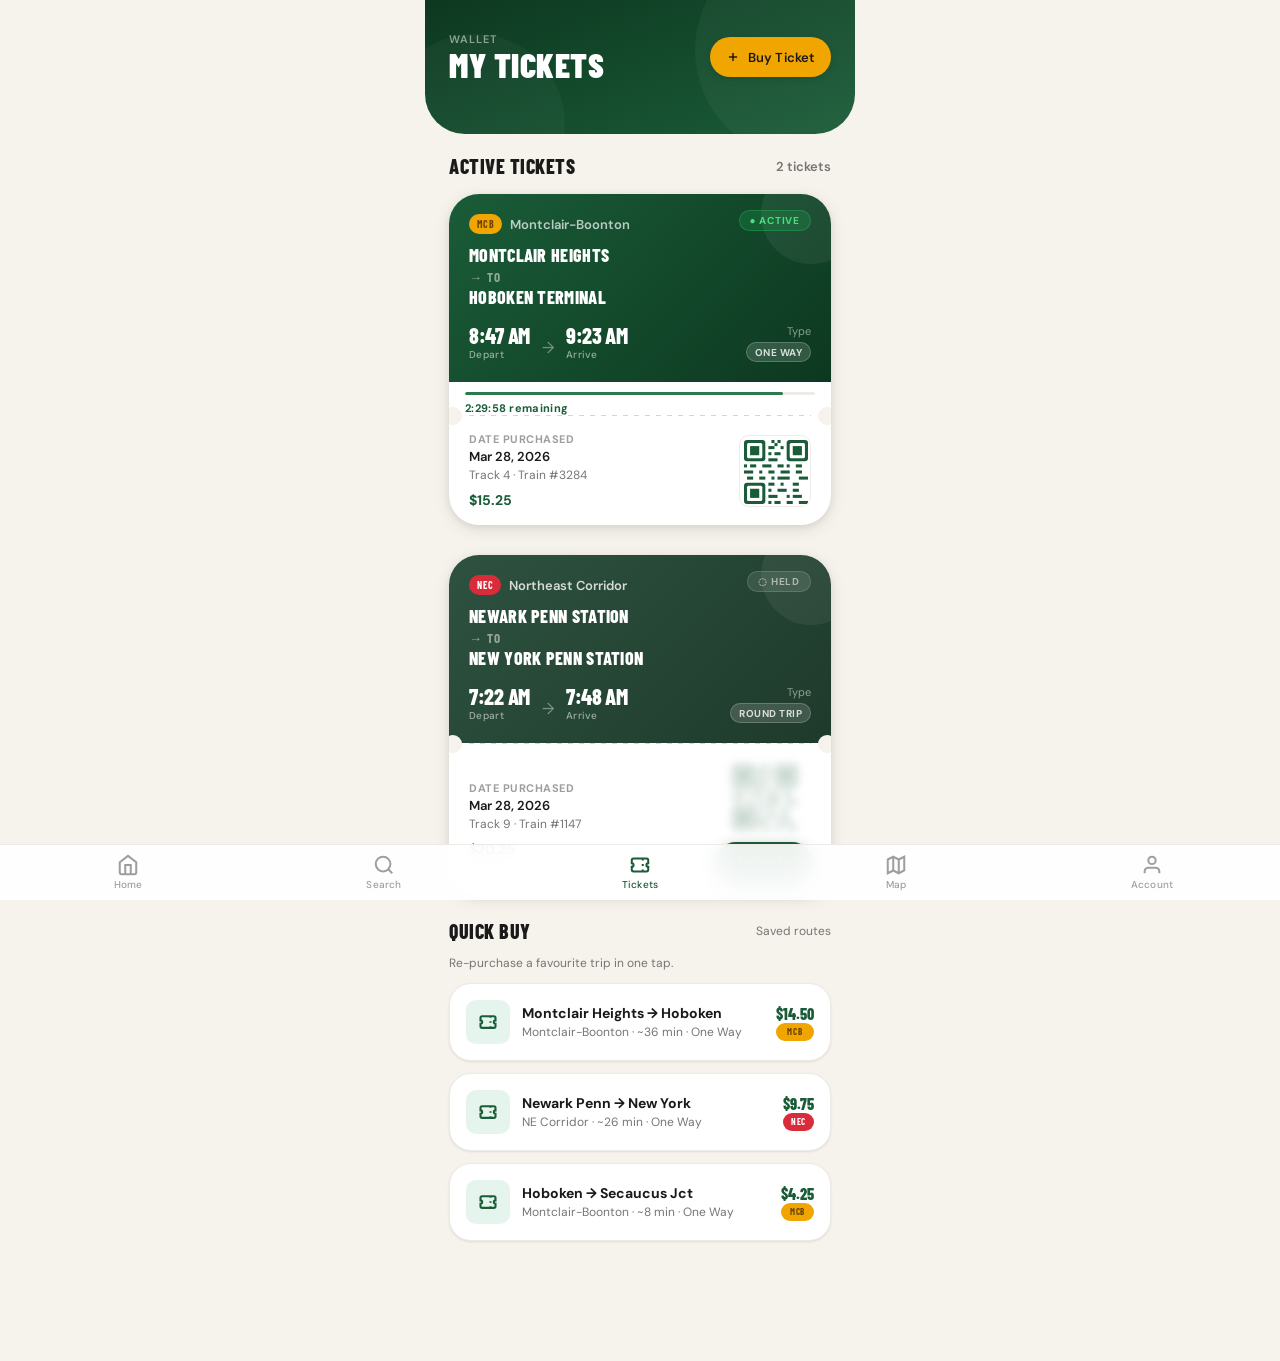
<file: tickets.html>
<!DOCTYPE html>
<html lang="en">
<head>
  <meta charset="UTF-8">
  <meta name="viewport" content="width=device-width, initial-scale=1.0, viewport-fit=cover">
  <link rel="manifest" href="manifest.json">
  <meta name="theme-color" content="#1a5c38">
  <meta name="apple-mobile-web-app-capable" content="yes">
  <meta name="apple-mobile-web-app-status-bar-style" content="black-translucent">
  <link rel="apple-touch-icon" href="images_1/applogo.png">
  <title>NJ Transit — My Tickets</title>
  <link rel="stylesheet" href="styles.css">
  <style>
    .empty-state {
      text-align: center;
      padding: var(--sp-10) var(--sp-6);
    }
    .empty-icon {
      width: 64px; height: 64px;
      background: var(--gray-100);
      border-radius: var(--r-full);
      display: flex; align-items: center; justify-content: center;
      margin: 0 auto var(--sp-4);
    }
    .type-chip {
      display: inline-flex;
      align-items: center;
      height: 20px;
      padding: 0 8px;
      border-radius: var(--r-full);
      font-size: 10px;
      font-weight: 700;
      letter-spacing: 0.5px;
      text-transform: uppercase;
      background: rgba(255,255,255,0.15);
      border: 1px solid rgba(255,255,255,0.2);
      color: rgba(255,255,255,0.8);
    }
    .saved-route-dest { font-weight: 700; font-size: 14px; color: var(--gray-900); line-height: 1.2; }
    .saved-route-meta { font-size: 12px; color: var(--gray-500); margin-top: 2px; }

    /* QR Overlay */
    #qr-overlay {
      display: none;
      position: fixed; inset: 0; z-index: 200;
      background: rgba(0,0,0,0.85);
      align-items: center; justify-content: center;
      padding: 24px;
      box-sizing: border-box;
      animation: fadeIn 0.2s ease;
    }
    #qr-overlay.open { display: flex; }
    @keyframes fadeIn { from { opacity:0; } to { opacity:1; } }
    .qr-modal {
      background: #fff;
      border-radius: 20px;
      width: 100%; max-width: 340px;
      padding: 28px 24px 24px;
      text-align: center;
      box-shadow: 0 24px 64px rgba(0,0,0,0.4);
      animation: slideUp 0.25s cubic-bezier(0.22,1,0.36,1);
    }
    @keyframes slideUp { from { transform: translateY(24px); opacity:0; } to { transform:translateY(0); opacity:1; } }
    .qr-modal-label {
      font-size: 10px; font-weight: 700; letter-spacing: 1.5px; text-transform: uppercase;
      color: var(--gray-400); margin-bottom: 4px;
    }
    .qr-modal-route {
      font-family: 'Barlow Condensed', sans-serif;
      font-weight: 900; font-size: 22px; text-transform: uppercase;
      letter-spacing: 0.5px; color: var(--gray-900); line-height: 1.2; margin-bottom: 20px;
    }
    .qr-modal-code {
      display: flex; justify-content: center; align-items: center;
      background: var(--gray-50); border-radius: 12px;
      padding: 20px; margin-bottom: 20px;
    }
    .qr-modal-code svg { width: 180px; height: 180px; }
    .qr-modal-meta {
      display: flex; justify-content: center; gap: 20px;
      margin-bottom: 20px; padding: 14px 0;
      border-top: 1px solid var(--gray-100); border-bottom: 1px solid var(--gray-100);
    }
    .qr-meta-item { text-align: center; }
    .qr-meta-val { font-size: 15px; font-weight: 700; color: var(--gray-900); }
    .qr-meta-lbl { font-size: 10px; font-weight: 600; color: var(--gray-400); text-transform: uppercase; letter-spacing: 0.5px; margin-top: 2px; }
    .qr-done-btn {
      width: 100%; height: 48px; border-radius: 12px; border: none;
      background: var(--gold-500); color: var(--gray-900);
      font-family: 'DM Sans', sans-serif; font-weight: 700; font-size: 15px;
      cursor: pointer; letter-spacing: 0.3px;
    }

    /* Activate dialog — bottom sheet */
    #activate-dialog {
      display: none;
      position: fixed; inset: 0; z-index: 201;
      background: rgba(0,0,0,0.6);
      align-items: flex-end; justify-content: center;
      animation: fadeIn 0.2s ease;
    }
    #activate-dialog.open { display: flex; }
    @keyframes sheetUp { from { transform: translateY(100%); } to { transform: translateY(0); } }
    .activate-sheet {
      width: 100%; max-width: 430px;
      height: 87.5vh;
      background: #0d2b1e;
      border-radius: 24px 24px 0 0;
      display: flex; flex-direction: column;
      align-items: stretch; justify-content: center;
      padding: 0 28px 32px;
      box-sizing: border-box;
      animation: sheetUp 0.32s cubic-bezier(0.22,1,0.36,1);
    }
    .activate-sheet-top {
      display: flex; flex-direction: column;
      margin-bottom: 32px;
    }
    .activate-sheet h3 {
      font-family: 'Barlow Condensed', sans-serif;
      font-weight: 900; font-size: 48px; text-transform: uppercase;
      letter-spacing: 0.5px; color: #fff;
      line-height: 1; margin-bottom: 10px;
    }
    .activate-sheet-subtitle {
      font-size: 15px; color: rgba(255,255,255,0.6);
      line-height: 1.5; margin-bottom: 36px;
    }
    .activate-policy-row {
      display: flex; align-items: flex-start; gap: 14px;
      margin-bottom: 20px;
    }
    .policy-icon-wrap {
      width: 36px; height: 36px; border-radius: 10px; flex-shrink: 0;
      background: rgba(255,255,255,0.08);
      display: flex; align-items: center; justify-content: center;
      font-size: 17px;
    }
    .policy-text-main {
      font-size: 14px; font-weight: 600; color: #fff;
      line-height: 1.4; margin-bottom: 2px;
    }
    .policy-text-sub {
      font-size: 12px; color: rgba(255,255,255,0.45); line-height: 1.3;
    }
    .activate-sheet-bottom {
      width: 100%;
      display: flex; flex-direction: column; align-items: stretch;
      gap: 12px;
    }
    .btn-activate-sheet {
      width: 100%; height: 64px; border-radius: 16px; border: none;
      background: var(--gold-500); color: #1a1a1a;
      font-family: 'Barlow Condensed', sans-serif;
      font-weight: 900; font-size: 22px;
      text-transform: uppercase; letter-spacing: 0.8px;
      cursor: pointer;
      box-shadow: 0 8px 32px rgba(240,165,0,0.35);
    }
    .btn-activate-sheet:active { background: #d9940a; }
    .btn-cancel-sheet {
      width: 100%; height: 48px; border-radius: 12px;
      background: transparent; border: 1.5px solid rgba(255,255,255,0.25);
      font-family: 'DM Sans', sans-serif; font-weight: 600;
      font-size: 15px; color: rgba(255,255,255,0.7);
      cursor: pointer;
    }
    .btn-cancel-sheet:active { border-color: rgba(255,255,255,0.5); color: #fff; }

    /* Countdown timer on active ticket */
    .ticket-countdown {
      padding: 10px 16px 0;
    }
    .countdown-bar-wrap {
      height: 3px; background: var(--gray-100); border-radius: 2px;
      overflow: hidden; margin-bottom: 6px;
    }
    .countdown-bar-fill {
      height: 100%; border-radius: 2px;
      background: var(--green-600);
      transition: width 1s linear;
    }
    .countdown-text {
      font-size: 11px; font-weight: 700; color: var(--green-800);
      letter-spacing: 0.3px;
    }
    .countdown-text.expired { color: #d92b3a; }
  </style>
</head>
<body>
  <!-- QR Code Overlay -->
  <div id="qr-overlay" onclick="closeOverlay()">
    <div class="qr-modal" onclick="event.stopPropagation()">
      <p class="qr-modal-label">Show to Conductor</p>
      <p class="qr-modal-route" id="qr-route">—</p>
      <div class="qr-modal-code" id="qr-code-box"></div>
      <div class="qr-modal-meta">
        <div class="qr-meta-item">
          <div class="qr-meta-val" id="qr-dep">—</div>
          <div class="qr-meta-lbl">Departs</div>
        </div>
        <div class="qr-meta-item">
          <div class="qr-meta-val" id="qr-arr">—</div>
          <div class="qr-meta-lbl">Arrives</div>
        </div>
        <div class="qr-meta-item">
          <div class="qr-meta-val" id="qr-date">—</div>
          <div class="qr-meta-lbl">Date</div>
        </div>
      </div>
      <button class="qr-done-btn" onclick="closeOverlay()">Done</button>
    </div>
  </div>

  <!-- Activate Confirmation — fullscreen dark-green overlay -->
  <div id="activate-dialog">
    <div class="activate-sheet">
      <div style="width:40px; height:4px; border-radius:2px; background:rgba(255,255,255,0.2); margin: 0 auto 28px; flex-shrink:0;"></div>
      <div class="activate-sheet-top">
        <h3>Activate<br>Ticket?</h3>
        <p class="activate-sheet-subtitle">Your QR code will be revealed to show to the conductor. Please read before activating.</p>

        <div class="activate-policy-row">
          <div class="policy-icon-wrap">⏱</div>
          <div>
            <p class="policy-text-main">Valid for 2 hours and 45 minutes</p>
            <p class="policy-text-sub">Timer starts the moment you activate</p>
          </div>
        </div>
        <div class="activate-policy-row">
          <div class="policy-icon-wrap">🔒</div>
          <div>
            <p class="policy-text-main">Cannot be deactivated or reused</p>
            <p class="policy-text-sub">Activation is permanent and irreversible</p>
          </div>
        </div>
        <div class="activate-policy-row">
          <div class="policy-icon-wrap">📅</div>
          <div>
            <p class="policy-text-main">Expires 30 days after purchase</p>
            <p class="policy-text-sub">If not activated before the expiry date</p>
          </div>
        </div>
      </div>

      <div class="activate-sheet-bottom">
        <button class="btn-cancel-sheet" onclick="closeActivateDialog()">Cancel</button>
        <button class="btn-activate-sheet" id="confirm-activate-btn" onclick="confirmActivateAndOpen()">Activate &amp; Show Ticket</button>
      </div>
    </div>
  </div>

  <div class="app-shell">
  <div class="page-content">

    <!-- ── Green Header ──────────────────────── -->
    <div class="page-header">

      <div class="flex items-center justify-between z-1" style="margin-top:var(--sp-5); margin-bottom:var(--sp-5);">
        <div>
          <p style="font-size:11px; font-weight:600; opacity:0.5; letter-spacing:1px; text-transform:uppercase;">Wallet</p>
          <h1 style="font-family:'Barlow Condensed',sans-serif; font-weight:900; font-size:34px; letter-spacing:0.5px; text-transform:uppercase; line-height:1; margin-top:2px;">My Tickets</h1>
        </div>
        <a href="trip.html" class="btn btn-gold" style="height:40px; padding:0 16px; font-size:13px;">
          <svg width="14" height="14" viewBox="0 0 24 24" fill="none" stroke="currentColor" stroke-width="2.5"><line x1="12" y1="5" x2="12" y2="19"/><line x1="5" y1="12" x2="19" y2="12"/></svg>
          Buy Ticket
        </a>
      </div>
    </div>

    <!-- ── Scrollable Content ─────────────────── -->
      <div class="px-6 pt-5">

        <!-- Active Tickets -->
        <div class="section-hdr mb-4">
          <h2 class="section-title">Active Tickets</h2>
          <span id="active-count" style="font-size:13px; font-weight:600; color:var(--gray-500);">2 tickets</span>
        </div>

        <div id="active-tickets-list" class="flex flex-col mb-6" style="gap:30px;">
          <!-- Populated by JS + defaults below -->
        </div>

        <!-- Saved for Quick Buy -->
        <div class="section-hdr mb-3">
          <h2 class="section-title">Quick Buy</h2>
          <span style="font-size:12px; color:var(--gray-500);">Saved routes</span>
        </div>
        <p style="font-size:12px; color:var(--gray-500); margin-bottom:var(--sp-3);">Re-purchase a favourite trip in one tap.</p>

        <div class="flex flex-col gap-3 mb-6">

          <a href="purchase.html?from=Montclair+Heights&to=Hoboken+Terminal&dep=Next+Avail&arr=--&dur=36&stops=7&line=Montclair-Boonton&badge=badge-montclair&track=TBD&train=TBD"
             class="saved-ticket-row">
            <div class="route-icon-wrap">
              <svg width="20" height="20" viewBox="0 0 24 24" fill="none" stroke="var(--green-800)" stroke-width="2.5"><path d="M15 5v2M15 11v2M15 17v2M5 5h14a2 2 0 0 1 2 2v3a2 2 0 0 0 0 4v3a2 2 0 0 1-2 2H5a2 2 0 0 1-2-2v-3a2 2 0 0 0 0-4V7a2 2 0 0 1 2-2z"/></svg>
            </div>
            <div class="flex-1">
              <p class="saved-route-dest">Montclair Heights → Hoboken</p>
              <p class="saved-route-meta">Montclair-Boonton · ~36 min · One Way</p>
            </div>
            <div class="flex flex-col items-end gap-1">
              <span style="font-family:'Barlow Condensed',sans-serif; font-weight:800; font-size:16px; color:var(--green-800);">$14.50</span>
              <span class="line-badge badge-montclair" style="font-size:9px; height:18px; padding:0 7px;">MCB</span>
            </div>
          </a>

          <a href="purchase.html?from=Newark+Penn+Station&to=New+York+Penn+Station&dep=Next+Avail&arr=--&dur=26&stops=3&line=NE+Corridor&badge=badge-ne&track=TBD&train=TBD"
             class="saved-ticket-row">
            <div class="route-icon-wrap">
              <svg width="20" height="20" viewBox="0 0 24 24" fill="none" stroke="var(--green-800)" stroke-width="2.5"><path d="M15 5v2M15 11v2M15 17v2M5 5h14a2 2 0 0 1 2 2v3a2 2 0 0 0 0 4v3a2 2 0 0 1-2 2H5a2 2 0 0 1-2-2v-3a2 2 0 0 0 0-4V7a2 2 0 0 1 2-2z"/></svg>
            </div>
            <div class="flex-1">
              <p class="saved-route-dest">Newark Penn → New York</p>
              <p class="saved-route-meta">NE Corridor · ~26 min · One Way</p>
            </div>
            <div class="flex flex-col items-end gap-1">
              <span style="font-family:'Barlow Condensed',sans-serif; font-weight:800; font-size:16px; color:var(--green-800);">$9.75</span>
              <span class="line-badge badge-ne" style="font-size:9px; height:18px; padding:0 7px;">NEC</span>
            </div>
          </a>

          <a href="purchase.html?from=Hoboken+Terminal&to=Secaucus+Junction&dep=Next+Avail&arr=--&dur=8&stops=1&line=Montclair-Boonton&badge=badge-montclair&track=TBD&train=TBD"
             class="saved-ticket-row">
            <div class="route-icon-wrap">
              <svg width="20" height="20" viewBox="0 0 24 24" fill="none" stroke="var(--green-800)" stroke-width="2.5"><path d="M15 5v2M15 11v2M15 17v2M5 5h14a2 2 0 0 1 2 2v3a2 2 0 0 0 0 4v3a2 2 0 0 1-2 2H5a2 2 0 0 1-2-2v-3a2 2 0 0 0 0-4V7a2 2 0 0 1 2-2z"/></svg>
            </div>
            <div class="flex-1">
              <p class="saved-route-dest">Hoboken → Secaucus Jct</p>
              <p class="saved-route-meta">Montclair-Boonton · ~8 min · One Way</p>
            </div>
            <div class="flex flex-col items-end gap-1">
              <span style="font-family:'Barlow Condensed',sans-serif; font-weight:800; font-size:16px; color:var(--green-800);">$4.25</span>
              <span class="line-badge badge-montclair" style="font-size:9px; height:18px; padding:0 7px;">MCB</span>
            </div>
          </a>

        </div>

      </div><!-- /px-6 -->
    </div><!-- /page-content -->

  </div><!-- /.app-shell -->

  <!-- ── Bottom Nav ─────────────────────────── -->
  <nav class="bottom-nav">
    <a href="index.html" class="nav-item">
      <svg viewBox="0 0 24 24" fill="none" stroke="currentColor" stroke-width="2.2"><path d="M3 9l9-7 9 7v11a2 2 0 0 1-2 2H5a2 2 0 0 1-2-2z"/><polyline points="9 22 9 12 15 12 15 22"/></svg>
      <span>Home</span>
    </a>
    <a href="trip.html" class="nav-item">
      <svg viewBox="0 0 24 24" fill="none" stroke="currentColor" stroke-width="2.2"><circle cx="11" cy="11" r="8"/><path d="m21 21-4.35-4.35"/></svg>
      <span>Search</span>
    </a>
    <a href="tickets.html" class="nav-item active">
      <svg viewBox="0 0 24 24" fill="none" stroke="currentColor" stroke-width="2.2"><path d="M15 5v2M15 11v2M15 17v2M5 5h14a2 2 0 0 1 2 2v3a2 2 0 0 0 0 4v3a2 2 0 0 1-2 2H5a2 2 0 0 1-2-2v-3a2 2 0 0 0 0-4V7a2 2 0 0 1 2-2z"/></svg>
      <span>Tickets</span>
    </a>
    <a href="map.html" class="nav-item">
      <svg viewBox="0 0 24 24" fill="none" stroke="currentColor" stroke-width="2.2"><polygon points="3 6 9 3 15 6 21 3 21 18 15 21 9 18 3 21"/><line x1="9" y1="3" x2="9" y2="18"/><line x1="15" y1="6" x2="15" y2="21"/></svg>
      <span>Map</span>
    </a>
    <a href="account.html" class="nav-item">
      <svg viewBox="0 0 24 24" fill="none" stroke="currentColor" stroke-width="2.2"><path d="M20 21v-2a4 4 0 0 0-4-4H8a4 4 0 0 0-4 4v2"/><circle cx="12" cy="7" r="4"/></svg>
      <span>Account</span>
    </a>
  </nav>

  <script>
    // Default demo tickets (shown when nothing in localStorage)
    const DEMO_TICKETS = [
      {
        id: 1, from: 'Montclair Heights', to: 'Hoboken Terminal',
        dep: '8:47 AM', arr: '9:23 AM', dur: '36', stops: '7',
        line: 'Montclair-Boonton', badge: 'badge-montclair',
        track: '4', train: '3284', type: 'oneway', passengers: 1,
        price: '15.25', date: 'Mar 28, 2026', status: 'active',
        activatedAt: Date.now() - 15 * 60 * 1000
      },
      {
        id: 2, from: 'Newark Penn Station', to: 'New York Penn Station',
        dep: '7:22 AM', arr: '7:48 AM', dur: '26', stops: '3',
        line: 'Northeast Corridor', badge: 'badge-ne',
        track: '9', train: '1147', type: 'roundtrip', passengers: 1,
        price: '20.25', date: 'Mar 28, 2026', status: 'held'
      }
    ];

    const TYPE_LABELS = { oneway: 'One Way', roundtrip: 'Round Trip', monthly: 'Monthly Pass' };
    const BADGE_ABBR  = {
      'badge-montclair': 'MCB', 'badge-ne': 'NEC', 'badge-coastal': 'NJCL',
      'badge-morris': 'M&E', 'badge-raritan': 'RVL', 'badge-main': 'ML',
      'badge-njcl': 'NJCL', 'badge-morristown': 'ML', 'badge-gladstone': 'GB',
      'badge-pascack': 'PVL', 'badge-acl': 'ACL', 'badge-portjervis': 'PJL',
      'badge-meadowlands': 'MDWS'
    };

    function qrSVG() {
      return `<svg width="64" height="64" viewBox="0 0 21 21" xmlns="http://www.w3.org/2000/svg">
        <rect x="0" y="0" width="7" height="7" rx="1" fill="#1a5c38"/>
        <rect x="1" y="1" width="5" height="5" rx="0.5" fill="white"/>
        <rect x="2" y="2" width="3" height="3" fill="#1a5c38"/>
        <rect x="14" y="0" width="7" height="7" rx="1" fill="#1a5c38"/>
        <rect x="15" y="1" width="5" height="5" rx="0.5" fill="white"/>
        <rect x="16" y="2" width="3" height="3" fill="#1a5c38"/>
        <rect x="0" y="14" width="7" height="7" rx="1" fill="#1a5c38"/>
        <rect x="1" y="15" width="5" height="5" rx="0.5" fill="white"/>
        <rect x="2" y="16" width="3" height="3" fill="#1a5c38"/>
        <rect x="9" y="0" width="1" height="1" fill="#1a5c38"/>
        <rect x="11" y="0" width="1" height="1" fill="#1a5c38"/>
        <rect x="10" y="1" width="1" height="1" fill="#1a5c38"/>
        <rect x="8" y="2" width="2" height="1" fill="#1a5c38"/>
        <rect x="12" y="2" width="1" height="1" fill="#1a5c38"/>
        <rect x="8" y="4" width="1" height="1" fill="#1a5c38"/>
        <rect x="10" y="4" width="2" height="1" fill="#1a5c38"/>
        <rect x="8" y="6" width="3" height="1" fill="#1a5c38"/>
        <rect x="0" y="8" width="1" height="1" fill="#1a5c38"/>
        <rect x="2" y="8" width="2" height="1" fill="#1a5c38"/>
        <rect x="6" y="8" width="3" height="1" fill="#1a5c38"/>
        <rect x="11" y="8" width="2" height="1" fill="#1a5c38"/>
        <rect x="14" y="8" width="1" height="1" fill="#1a5c38"/>
        <rect x="17" y="8" width="2" height="1" fill="#1a5c38"/>
        <rect x="0" y="10" width="3" height="1" fill="#1a5c38"/>
        <rect x="5" y="10" width="1" height="1" fill="#1a5c38"/>
        <rect x="8" y="10" width="2" height="1" fill="#1a5c38"/>
        <rect x="12" y="10" width="3" height="1" fill="#1a5c38"/>
        <rect x="17" y="10" width="2" height="1" fill="#1a5c38"/>
        <rect x="1" y="12" width="2" height="1" fill="#1a5c38"/>
        <rect x="5" y="12" width="2" height="1" fill="#1a5c38"/>
        <rect x="9" y="12" width="1" height="1" fill="#1a5c38"/>
        <rect x="11" y="12" width="4" height="1" fill="#1a5c38"/>
        <rect x="18" y="12" width="3" height="1" fill="#1a5c38"/>
        <rect x="8" y="14" width="2" height="1" fill="#1a5c38"/>
        <rect x="12" y="14" width="1" height="1" fill="#1a5c38"/>
        <rect x="16" y="14" width="2" height="1" fill="#1a5c38"/>
        <rect x="8" y="16" width="1" height="1" fill="#1a5c38"/>
        <rect x="11" y="16" width="3" height="1" fill="#1a5c38"/>
        <rect x="16" y="16" width="2" height="1" fill="#1a5c38"/>
        <rect x="8" y="18" width="3" height="1" fill="#1a5c38"/>
        <rect x="14" y="18" width="1" height="1" fill="#1a5c38"/>
        <rect x="16" y="18" width="3" height="1" fill="#1a5c38"/>
        <rect x="8" y="20" width="1" height="1" fill="#1a5c38"/>
        <rect x="10" y="20" width="2" height="1" fill="#1a5c38"/>
        <rect x="14" y="20" width="2" height="1" fill="#1a5c38"/>
        <rect x="18" y="20" width="3" height="1" fill="#1a5c38"/>
      </svg>`;
    }

    function renderTicket(t) {
      const abbr = BADGE_ABBR[t.badge] || t.badge.replace('badge-','').toUpperCase();
      const typeLabel = TYPE_LABELS[t.type] || t.type;
      const isActive = t.status === 'active';

      if (isActive) {
        return `
          <div class="ticket-card" onclick="openTicket(${t.id})" style="cursor:pointer;">
            <div class="ticket-top">
              <div class="ticket-status-badge active-green">● Active</div>
              <div class="flex items-center gap-2" style="margin-bottom:var(--sp-3);">
                <span class="line-badge ${t.badge}" style="font-size:10px; height:20px; padding:0 8px;">${abbr}</span>
                <span style="font-size:13px; font-weight:600; opacity:0.7;">${t.line}</span>
              </div>
              <div class="ticket-route">${t.from}</div>
              <div style="font-family:'Barlow Condensed',sans-serif; font-weight:700; font-size:13px; opacity:0.5; letter-spacing:1px; margin:3px 0;">→ TO</div>
              <div class="ticket-route">${t.to}</div>
              <div class="ticket-time-row" style="margin-top:var(--sp-4);">
                <div>
                  <div class="ticket-time-val">${t.dep}</div>
                  <div class="ticket-time-sub">Depart</div>
                </div>
                <div class="ticket-arrow">→</div>
                <div>
                  <div class="ticket-time-val">${t.arr}</div>
                  <div class="ticket-time-sub">Arrive</div>
                </div>
                <div style="margin-left:auto; text-align:right;">
                  <div style="font-size:11px; opacity:0.5; margin-bottom:2px;">Type</div>
                  <span class="type-chip">${typeLabel}</span>
                </div>
              </div>
            </div>
            <div class="ticket-countdown" data-activated="${t.activatedAt || Date.now()}">
              <div class="countdown-bar-wrap">
                <div class="countdown-bar-fill" style="width:100%;"></div>
              </div>
              <p class="countdown-text">Calculating…</p>
            </div>
            <div class="ticket-tear"></div>
            <div class="ticket-bottom">
              <div class="ticket-info">
                <p style="font-size:11px; font-weight:700; letter-spacing:0.5px; text-transform:uppercase; color:var(--gray-400); margin-bottom:2px;">Date Purchased</p>
                <p style="font-size:13px; font-weight:600; color:var(--gray-900);">${t.date}</p>
                <p style="font-size:12px; color:var(--gray-500); margin-top:2px;">Track ${t.track} · Train #${t.train}</p>
                <p style="font-size:14px; font-weight:700; color:var(--green-800); margin-top:var(--sp-2);">$${t.price}</p>
              </div>
              <div class="qr-box">${qrSVG()}</div>
            </div>
          </div>`;
      } else {
        // Held / inactive ticket
        return `
          <div class="ticket-card" style="cursor:pointer;">
            <div class="ticket-top" style="background: linear-gradient(135deg, #2e5240 0%, #1e3a2b 100%);">
              <div class="ticket-status-badge" style="background:rgba(255,255,255,0.1); color:rgba(255,255,255,0.55); border:1px solid rgba(255,255,255,0.15);">◌ Held</div>
              <div class="flex items-center gap-2" style="margin-bottom:var(--sp-3);">
                <span class="line-badge ${t.badge}" style="font-size:10px; height:20px; padding:0 8px;">${abbr}</span>
                <span style="font-size:13px; font-weight:600; opacity:0.8;">${t.line}</span>
              </div>
              <div class="ticket-route">${t.from}</div>
              <div style="font-family:'Barlow Condensed',sans-serif; font-weight:700; font-size:13px; opacity:0.5; letter-spacing:1px; margin:3px 0;">→ TO</div>
              <div class="ticket-route">${t.to}</div>
              <div class="ticket-time-row" style="margin-top:var(--sp-4);">
                <div>
                  <div class="ticket-time-val">${t.dep}</div>
                  <div class="ticket-time-sub">Depart</div>
                </div>
                <div class="ticket-arrow">→</div>
                <div>
                  <div class="ticket-time-val">${t.arr}</div>
                  <div class="ticket-time-sub">Arrive</div>
                </div>
                <div style="margin-left:auto; text-align:right;">
                  <div style="font-size:11px; opacity:0.5; margin-bottom:2px;">Type</div>
                  <span class="type-chip">${typeLabel}</span>
                </div>
              </div>
            </div>
            <div class="ticket-tear"></div>
            <div class="ticket-bottom">
              <div class="ticket-info">
                <p style="font-size:11px; font-weight:700; letter-spacing:0.5px; text-transform:uppercase; color:var(--gray-400); margin-bottom:2px;">Date Purchased</p>
                <p style="font-size:13px; font-weight:600; color:var(--gray-900);">${t.date}</p>
                <p style="font-size:12px; color:var(--gray-500); margin-top:2px;">Track ${t.track} · Train #${t.train}</p>
                <p style="font-size:14px; font-weight:700; color:var(--green-800); margin-top:var(--sp-2);">$${t.price}</p>
              </div>
              <div style="display:flex; flex-direction:column; align-items:center; gap:10px;">
                <div class="qr-box" style="filter:blur(4px); opacity:0.35;">${qrSVG()}</div>
                <button onclick="promptActivate(${t.id}); event.stopPropagation();" style="background:var(--green-800); color:#fff; border:none; border-radius:var(--r-lg); padding:10px 18px; font-size:13px; font-weight:700; font-family:'DM Sans',sans-serif; cursor:pointer; letter-spacing:0.3px; white-space:nowrap; box-shadow:0 4px 14px rgba(17,68,40,0.35);">Activate</button>
              </div>
            </div>
          </div>`;
      }
    }

    // Load tickets: combine localStorage + demo defaults
    function loadTickets() {
      const stored  = JSON.parse(localStorage.getItem('njtransit_tickets') || '[]');
      const all     = [...stored, ...DEMO_TICKETS.filter(d => !stored.find(s => s.id === d.id))];
      const list    = document.getElementById('active-tickets-list');
      const countEl = document.getElementById('active-count');

      if (all.length === 0) {
        list.innerHTML = `<div class="empty-state">
          <div class="empty-icon">
            <svg width="28" height="28" viewBox="0 0 24 24" fill="none" stroke="var(--gray-400)" stroke-width="2">
              <path d="M15 5v2M15 11v2M15 17v2M5 5h14a2 2 0 0 1 2 2v3a2 2 0 0 0 0 4v3a2 2 0 0 1-2 2H5a2 2 0 0 1-2-2v-3a2 2 0 0 0 0-4V7a2 2 0 0 1 2-2z"/>
            </svg>
          </div>
          <p style="font-size:16px; font-weight:700; color:var(--gray-700);">No active tickets</p>
          <p style="font-size:13px; color:var(--gray-400); margin-top:6px;">Purchase a ticket from the Trip Planner</p>
        </div>`;
        countEl.textContent = '0 tickets';
      } else {
        list.innerHTML = all.map(renderTicket).join('');
        countEl.textContent = `${all.length} ticket${all.length !== 1 ? 's' : ''}`;
      }
    }

    function activateTicket(id) {
      const stored = JSON.parse(localStorage.getItem('njtransit_tickets') || '[]');
      const all = [...stored, ...DEMO_TICKETS.filter(d => !stored.find(s => s.id === d.id))];
      const ticket = all.find(t => t.id === id);
      if (ticket) {
        const now = Date.now();
        const updated = {...ticket, status: 'active', activatedAt: now};
        const updatedStored = stored.find(s => s.id === id)
          ? stored.map(s => s.id === id ? {...s, status: 'active', activatedAt: now} : s)
          : [...stored, updated];
        localStorage.setItem('njtransit_tickets', JSON.stringify(updatedStored));
        loadTickets();
      }
    }

    // ── Countdown timer ──────────────────────────
    const TICKET_VALIDITY_MS = 2 * 60 * 60 * 1000 + 45 * 60 * 1000; // 2h 45m

    function updateCountdowns() {
      document.querySelectorAll('.ticket-countdown').forEach(el => {
        const activatedAt = parseInt(el.dataset.activated, 10);
        const elapsed = Date.now() - activatedAt;
        const remaining = TICKET_VALIDITY_MS - elapsed;
        const bar = el.querySelector('.countdown-bar-fill');
        const text = el.querySelector('.countdown-text');
        if (remaining <= 0) {
          bar.style.width = '0%';
          bar.style.background = '#d92b3a';
          text.textContent = 'Ticket expired';
          text.classList.add('expired');
        } else {
          const pct = (remaining / TICKET_VALIDITY_MS) * 100;
          bar.style.width = pct + '%';
          bar.style.background = pct < 20 ? '#d92b3a' : pct < 40 ? '#f0a500' : 'var(--green-600)';
          const h = Math.floor(remaining / 3600000);
          const m = Math.floor((remaining % 3600000) / 60000);
          const s = Math.floor((remaining % 60000) / 1000);
          text.textContent = `${h}:${String(m).padStart(2,'0')}:${String(s).padStart(2,'0')} remaining`;
          text.classList.remove('expired');
        }
      });
    }

    loadTickets();
    updateCountdowns();
    setInterval(updateCountdowns, 1000);

    // ── QR Overlay ──────────────────────────────
    let _pendingActivateId = null;

    function getAllTickets() {
      const stored = JSON.parse(localStorage.getItem('njtransit_tickets') || '[]');
      return [...stored, ...DEMO_TICKETS.filter(d => !stored.find(s => s.id === d.id))];
    }

    function openTicket(id) {
      const t = getAllTickets().find(x => x.id === id);
      if (!t) return;
      document.getElementById('qr-route').textContent = `${t.from} → ${t.to}`;
      document.getElementById('qr-dep').textContent = t.dep;
      document.getElementById('qr-arr').textContent = t.arr;
      document.getElementById('qr-date').textContent = t.date;
      document.getElementById('qr-code-box').innerHTML = qrSVG();
      document.getElementById('qr-overlay').classList.add('open');
      document.body.style.overflow = 'hidden';
    }

    function closeOverlay() {
      document.getElementById('qr-overlay').classList.remove('open');
      document.body.style.overflow = '';
    }

    function promptActivate(id) {
      _pendingActivateId = id;
      document.getElementById('activate-dialog').classList.add('open');
      document.body.style.overflow = 'hidden';
    }

    function closeActivateDialog() {
      _pendingActivateId = null;
      document.getElementById('activate-dialog').classList.remove('open');
      document.body.style.overflow = '';
    }

    function confirmActivateAndOpen() {
      const id = _pendingActivateId;
      closeActivateDialog();
      if (id == null) return;
      activateTicket(id);
      // activateTicket calls loadTickets which re-renders; update countdowns then open overlay
      setTimeout(() => { updateCountdowns(); openTicket(id); }, 80);
    }

    // Close overlays on Escape
    document.addEventListener('keydown', e => {
      if (e.key === 'Escape') { closeOverlay(); closeActivateDialog(); }
    });
  </script>
  <script>if('serviceWorker' in navigator) navigator.serviceWorker.register('./service-worker.js');</script>
</body>
</html>
</file>
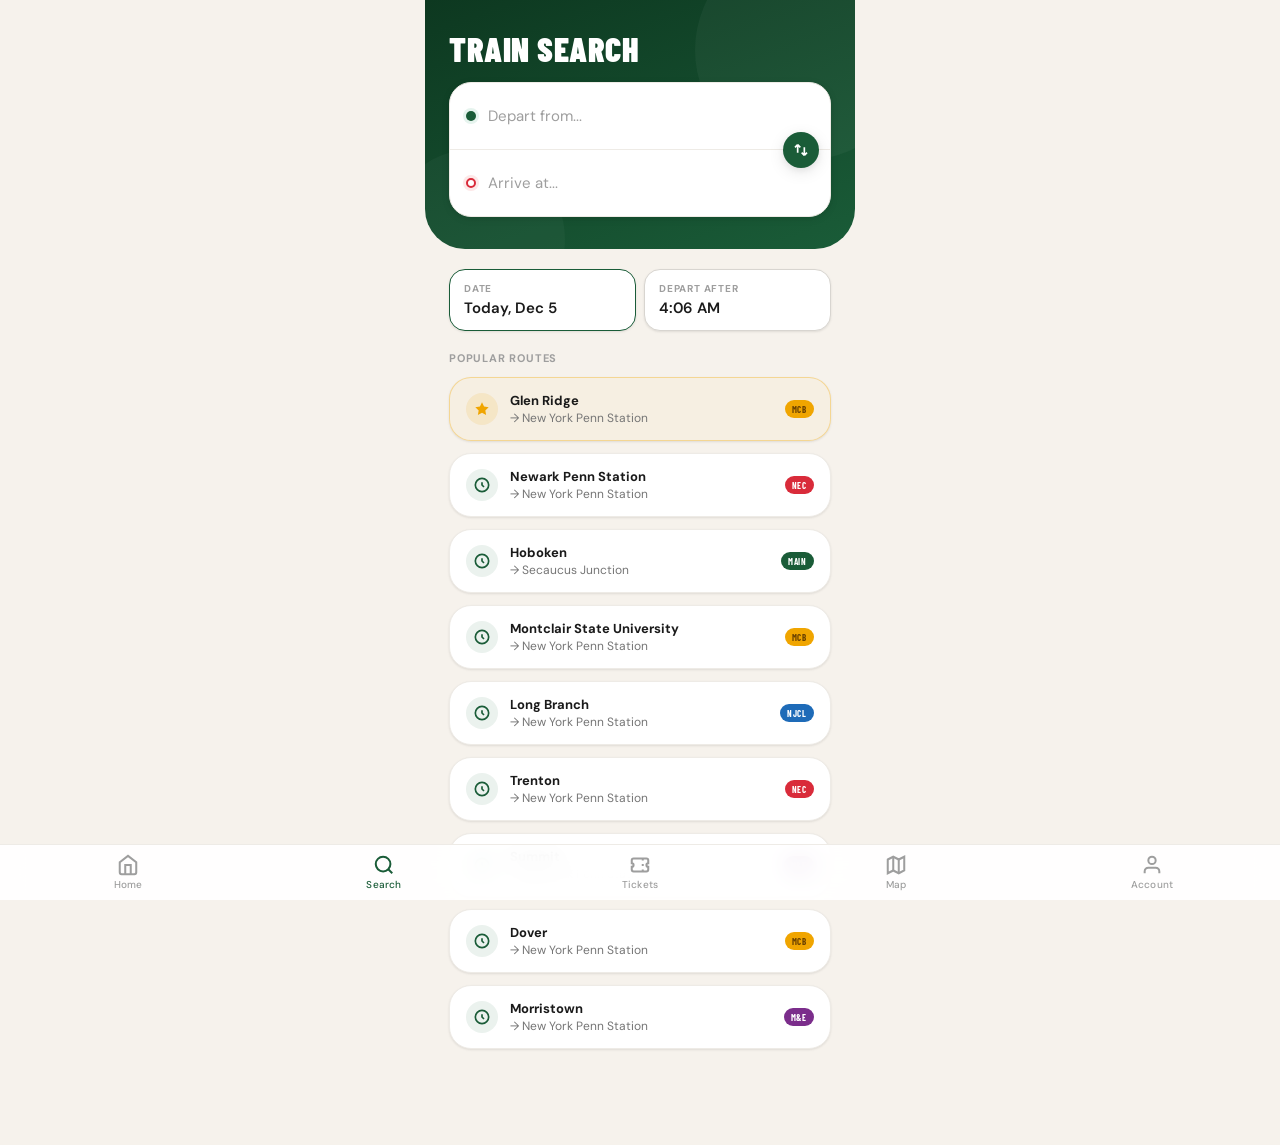
<file: trip.html>
<!DOCTYPE html>
<html lang="en">
<head>
  <meta charset="UTF-8">
  <meta name="viewport" content="width=device-width, initial-scale=1.0, viewport-fit=cover">
  <link rel="manifest" href="manifest.json">
  <meta name="theme-color" content="#1a5c38">
  <meta name="apple-mobile-web-app-capable" content="yes">
  <meta name="apple-mobile-web-app-status-bar-style" content="black-translucent">
  <link rel="apple-touch-icon" href="images_1/applogo.png">
  <title>NJ Transit — Train Search</title>
  <link rel="stylesheet" href="styles.css">
  <style>
    .swap-btn {
      position: absolute; right: 12px; top: 50%;
      transform: translateY(-50%);
      width: 36px; height: 36px; border-radius: var(--r-full);
      background: var(--green-800);
      display: flex; align-items: center; justify-content: center;
      border: none; cursor: pointer; box-shadow: var(--shadow-md);
      transition: transform 0.3s cubic-bezier(0.34, 1.56, 0.64, 1), background 0.15s;
      z-index: 5;
    }
    .swap-btn:active { background: var(--green-700); }
    .swap-btn.spinning { transform: translateY(-50%) rotate(180deg); }
    .input-group-wrap { position: relative; }

    .time-grid { display: grid; grid-template-columns: 1fr 1fr; gap: var(--sp-2); }
    .time-select {
      background: var(--white); border-radius: var(--r-md);
      padding: 12px 14px; border: 1.5px solid var(--gray-200);
      box-shadow: var(--shadow-xs); cursor: pointer; transition: border-color 0.15s;
    }
    .time-select.active { border-color: var(--green-800); }
    .time-select-label { font-size: 10px; font-weight: 700; letter-spacing: 0.8px; text-transform: uppercase; color: var(--gray-400); margin-bottom: 3px; }
    .time-select-value { font-size: 15px; font-weight: 600; color: var(--gray-900); }

    .results-count { font-size: 13px; color: var(--gray-500); font-weight: 500; }

    .featured-label {
      position: absolute; top: -10px; left: 16px;
      background: var(--green-800); color: var(--white);
      font-size: 10px; font-weight: 700; letter-spacing: 0.8px;
      text-transform: uppercase; padding: 2px 10px;
      border-radius: var(--r-full); z-index: 5;
    }

    .section-divider {
      display: flex; align-items: center; gap: 10px;
      margin: var(--sp-5) 0 var(--sp-4);
    }
    .section-divider::before, .section-divider::after {
      content: ''; flex: 1; height: 1px; background: var(--gray-200);
    }
    .section-divider span {
      font-size: 11px; font-weight: 700; letter-spacing: 0.8px;
      text-transform: uppercase; color: var(--gray-400); white-space: nowrap;
    }

    /* Inline station inputs in header */
    .station-input {
      flex: 1; background: transparent; border: none; outline: none;
      font-family: 'DM Sans', sans-serif; font-size: 14px; font-weight: 500;
      color: var(--gray-900); padding: 9px 0; width: 100%; min-width: 0;
      -webkit-text-fill-color: var(--gray-900);
    }
    .station-input::placeholder { color: var(--gray-400); -webkit-text-fill-color: var(--gray-400); }
    .station-input:focus { color: var(--gray-900); -webkit-text-fill-color: var(--gray-900); }
    .station-input::selection { background: rgba(34,109,70,0.18); color: var(--gray-900); }
    .station-input:-webkit-autofill,
    .station-input:-webkit-autofill:focus {
      -webkit-text-fill-color: var(--gray-900);
      -webkit-box-shadow: 0 0 0 1000px #fff inset;
    }

    /* Station dropdown — fixed, appears below focused input */
    #station-dropdown {
      display: none; position: fixed; z-index: 300;
      background: var(--white); border-radius: 0 0 14px 14px;
      box-shadow: 0 12px 40px rgba(0,0,0,0.22);
      overflow-y: auto; max-height: 260px; scrollbar-width: none;
    }
    #station-dropdown::-webkit-scrollbar { display: none; }
    .dropdown-section-hdr {
      padding: 10px 16px 6px;
      font-size: 10px; font-weight: 700; letter-spacing: 0.8px;
      text-transform: uppercase; color: var(--gray-400);
      background: var(--gray-50); border-bottom: 1px solid var(--gray-100);
      position: sticky; top: 0;
    }
    .dropdown-result-row {
      display: flex; align-items: center; justify-content: space-between;
      padding: 11px 16px; border-bottom: 1px solid var(--gray-50);
      cursor: pointer; gap: 10px;
    }
    .dropdown-result-row:last-child { border-bottom: none; }
    .dropdown-result-row:hover { background: var(--gray-50); }
    .dropdown-station-name { font-size: 13px; font-weight: 600; color: var(--gray-900); flex: 1; }
    .dropdown-badges { display: flex; gap: 3px; flex-shrink: 0; flex-wrap: wrap; justify-content: flex-end; max-width: 100px; }
    .dropdown-empty { padding: 24px 16px; text-align: center; font-size: 13px; color: var(--gray-400); }

    /* Popular routes section in main content */
    .popular-route-card {
      display: flex; align-items: center; padding: 14px 16px;
      background: var(--white); border-radius: var(--r-lg);
      border: 1.5px solid var(--gray-100); box-shadow: var(--shadow-xs);
      cursor: pointer; gap: 12px; transition: border-color 0.15s;
    }
    .popular-route-card:active { border-color: var(--green-800); }
    .popular-from { font-size: 13px; font-weight: 700; color: var(--gray-900); }
    .popular-to { font-size: 12px; color: var(--gray-500); margin-top: 1px; }
    .popular-arrow { font-size: 16px; color: var(--gray-300); flex-shrink: 0; }

    /* No-results empty state */
    .no-results {
      display: flex; flex-direction: column; align-items: center;
      padding: 40px 24px; text-align: center; gap: 10px;
    }
    .no-results-title {
      font-size: 15px; font-weight: 700; color: var(--gray-800); margin-top: 4px;
    }
    .no-results-body {
      font-size: 13px; color: var(--gray-500); line-height: 1.55; max-width: 280px;
    }
    .no-results-body strong { color: var(--green-800); }

    /* Quick-buy row on collapsed trip cards */
    .trip-buy-row {
      display: flex; align-items: center; justify-content: space-between;
      padding: 10px 0 2px; margin-top: 8px;
      border-top: 1px solid var(--gray-100);
    }
    .trip-buy-price { font-size: 13px; font-weight: 700; color: var(--gray-900); }
    .btn-buy-quick {
      display: inline-flex; align-items: center; gap: 5px;
      background: var(--green-800); color: #fff;
      border-radius: 8px; padding: 7px 14px;
      font-family: 'DM Sans', sans-serif; font-size: 12px; font-weight: 700;
      text-decoration: none; border: none; cursor: pointer;
      transition: background 0.15s;
    }
    .btn-buy-quick:active { background: var(--green-700); }
    .popular-icon {
      width: 32px; height: 32px; border-radius: var(--r-full); flex-shrink: 0;
      background: rgba(34,109,70,0.09);
      display: flex; align-items: center; justify-content: center;
    }
  </style>
</head>
<body>
  <!-- Station Dropdown (fixed, outside .app) -->
  <div id="station-dropdown"></div>

  <div class="app-shell">
  <div class="page-content">

    <!-- ── Green Header ──────────────────────── -->
    <div class="page-header">

      <div class="z-1" style="margin-top:var(--sp-5); margin-bottom:var(--sp-4);">
        <h1 style="font-family:'Barlow Condensed',sans-serif; font-weight:900; font-size:34px; letter-spacing:0.5px; text-transform:uppercase; line-height:1;">Train Search</h1>
      </div>

      <!-- From / To -->
      <div class="input-group-wrap z-1">
        <div class="input-group">
          <div class="input-row">
            <span class="input-dot dot-origin"></span>
            <input id="from-input" class="station-input" type="text"
                   placeholder="Depart from..."
                   onfocus="setDropdownTarget('from')" oninput="filterDropdown(this.value,'from')"
                   onblur="scheduleCloseDropdown()" autocomplete="off" autocorrect="off" spellcheck="false">
          </div>
          <div class="input-row">
            <span class="input-dot dot-dest"></span>
            <input id="to-input" class="station-input" type="text"
                   placeholder="Arrive at..."
                   onfocus="setDropdownTarget('to')" oninput="filterDropdown(this.value,'to')"
                   onblur="scheduleCloseDropdown()" autocomplete="off" autocorrect="off" spellcheck="false">
          </div>
        </div>
        <button class="swap-btn" id="swap-btn" onclick="swapStations()">
          <svg width="16" height="16" viewBox="0 0 24 24" fill="none" stroke="white" stroke-width="2.5">
            <path d="M7 16V4m0 0L3 8m4-4 4 4"/><path d="M17 8v12m0 0 4-4m-4 4-4-4"/>
          </svg>
        </button>
      </div>
    </div>

    <!-- ── Scrollable Content ─────────────────── -->
      <div class="px-6 pt-5">

        <!-- Date / Time -->
        <div class="time-grid mb-5">
          <div class="time-select active">
            <p class="time-select-label">Date</p>
            <p class="time-select-value" id="trip-date">Today, Mar 28</p>
          </div>
          <div class="time-select">
            <p class="time-select-label">Depart after</p>
            <p class="time-select-value" id="trip-time">8:47 AM</p>
          </div>
        </div>

        <!-- Popular Routes (shown when fields empty) -->
        <div id="popular-section">
          <p style="font-size:11px; font-weight:700; letter-spacing:0.8px; text-transform:uppercase; color:var(--gray-400); margin-bottom:12px;">Popular Routes</p>
          <div class="flex flex-col gap-3">

            <!-- ★ Saved route -->
            <div class="popular-route-card" onclick="selectPopularRoute('Glen Ridge','New York Penn Station')" style="border-color:rgba(240,165,0,0.35); background:rgba(240,165,0,0.04);">
              <div class="popular-icon" style="background:rgba(240,165,0,0.12);">
                <svg width="16" height="16" viewBox="0 0 24 24" fill="var(--gold-500)" stroke="none"><polygon points="12 2 15.09 8.26 22 9.27 17 14.14 18.18 21.02 12 17.77 5.82 21.02 7 14.14 2 9.27 8.91 8.26 12 2"/></svg>
              </div>
              <div class="popular-route-text" style="flex:1;">
                <p class="popular-from">Glen Ridge</p>
                <p class="popular-to">→ New York Penn Station</p>
              </div>
              <span class="line-badge badge-montclair" style="font-size:9px; height:18px; padding:0 7px; flex-shrink:0;">MCB</span>
            </div>

            <!-- Newark Penn → NY Penn (NEC) -->
            <div class="popular-route-card" onclick="selectPopularRoute('Newark Penn Station','New York Penn Station')">
              <div class="popular-icon">
                <svg width="16" height="16" viewBox="0 0 24 24" fill="none" stroke="var(--green-800)" stroke-width="2.5"><circle cx="12" cy="12" r="10"/><path d="M12 8v4l3 3"/></svg>
              </div>
              <div class="popular-route-text" style="flex:1;">
                <p class="popular-from">Newark Penn Station</p>
                <p class="popular-to">→ New York Penn Station</p>
              </div>
              <span class="line-badge badge-ne" style="font-size:9px; height:18px; padding:0 7px; flex-shrink:0;">NEC</span>
            </div>

            <!-- Hoboken → Secaucus Junction (MAIN) -->
            <div class="popular-route-card" onclick="selectPopularRoute('Hoboken','Secaucus Junction')">
              <div class="popular-icon">
                <svg width="16" height="16" viewBox="0 0 24 24" fill="none" stroke="var(--green-800)" stroke-width="2.5"><circle cx="12" cy="12" r="10"/><path d="M12 8v4l3 3"/></svg>
              </div>
              <div class="popular-route-text" style="flex:1;">
                <p class="popular-from">Hoboken</p>
                <p class="popular-to">→ Secaucus Junction</p>
              </div>
              <span class="line-badge badge-main" style="font-size:9px; height:18px; padding:0 7px; flex-shrink:0;">MAIN</span>
            </div>

            <!-- Montclair State U → NY Penn (MCB) -->
            <div class="popular-route-card" onclick="selectPopularRoute('Montclair State University','New York Penn Station')">
              <div class="popular-icon">
                <svg width="16" height="16" viewBox="0 0 24 24" fill="none" stroke="var(--green-800)" stroke-width="2.5"><circle cx="12" cy="12" r="10"/><path d="M12 8v4l3 3"/></svg>
              </div>
              <div class="popular-route-text" style="flex:1;">
                <p class="popular-from">Montclair State University</p>
                <p class="popular-to">→ New York Penn Station</p>
              </div>
              <span class="line-badge badge-montclair" style="font-size:9px; height:18px; padding:0 7px; flex-shrink:0;">MCB</span>
            </div>

            <!-- Long Branch → NY Penn (NJCL) -->
            <div class="popular-route-card" onclick="selectPopularRoute('Long Branch','New York Penn Station')">
              <div class="popular-icon">
                <svg width="16" height="16" viewBox="0 0 24 24" fill="none" stroke="var(--green-800)" stroke-width="2.5"><circle cx="12" cy="12" r="10"/><path d="M12 8v4l3 3"/></svg>
              </div>
              <div class="popular-route-text" style="flex:1;">
                <p class="popular-from">Long Branch</p>
                <p class="popular-to">→ New York Penn Station</p>
              </div>
              <span class="line-badge badge-coastal" style="font-size:9px; height:18px; padding:0 7px; flex-shrink:0;">NJCL</span>
            </div>

            <!-- Trenton → NY Penn (NEC) -->
            <div class="popular-route-card" onclick="selectPopularRoute('Trenton','New York Penn Station')">
              <div class="popular-icon">
                <svg width="16" height="16" viewBox="0 0 24 24" fill="none" stroke="var(--green-800)" stroke-width="2.5"><circle cx="12" cy="12" r="10"/><path d="M12 8v4l3 3"/></svg>
              </div>
              <div class="popular-route-text" style="flex:1;">
                <p class="popular-from">Trenton</p>
                <p class="popular-to">→ New York Penn Station</p>
              </div>
              <span class="line-badge badge-ne" style="font-size:9px; height:18px; padding:0 7px; flex-shrink:0;">NEC</span>
            </div>

            <!-- Summit → NY Penn (M&E) -->
            <div class="popular-route-card" onclick="selectPopularRoute('Summit','New York Penn Station')">
              <div class="popular-icon">
                <svg width="16" height="16" viewBox="0 0 24 24" fill="none" stroke="var(--green-800)" stroke-width="2.5"><circle cx="12" cy="12" r="10"/><path d="M12 8v4l3 3"/></svg>
              </div>
              <div class="popular-route-text" style="flex:1;">
                <p class="popular-from">Summit</p>
                <p class="popular-to">→ New York Penn Station</p>
              </div>
              <span class="line-badge badge-morristown" style="font-size:9px; height:18px; padding:0 7px; flex-shrink:0;">M&E</span>
            </div>

            <!-- Dover → NY Penn (MCB) -->
            <div class="popular-route-card" onclick="selectPopularRoute('Dover','New York Penn Station')">
              <div class="popular-icon">
                <svg width="16" height="16" viewBox="0 0 24 24" fill="none" stroke="var(--green-800)" stroke-width="2.5"><circle cx="12" cy="12" r="10"/><path d="M12 8v4l3 3"/></svg>
              </div>
              <div class="popular-route-text" style="flex:1;">
                <p class="popular-from">Dover</p>
                <p class="popular-to">→ New York Penn Station</p>
              </div>
              <span class="line-badge badge-montclair" style="font-size:9px; height:18px; padding:0 7px; flex-shrink:0;">MCB</span>
            </div>

            <!-- Morristown → NY Penn (M&E) -->
            <div class="popular-route-card" onclick="selectPopularRoute('Morristown','New York Penn Station')">
              <div class="popular-icon">
                <svg width="16" height="16" viewBox="0 0 24 24" fill="none" stroke="var(--green-800)" stroke-width="2.5"><circle cx="12" cy="12" r="10"/><path d="M12 8v4l3 3"/></svg>
              </div>
              <div class="popular-route-text" style="flex:1;">
                <p class="popular-from">Morristown</p>
                <p class="popular-to">→ New York Penn Station</p>
              </div>
              <span class="line-badge badge-morristown" style="font-size:9px; height:18px; padding:0 7px; flex-shrink:0;">M&E</span>
            </div>

          </div>
        </div>

        <!-- Filters + Results (shown when both fields filled) -->
        <div id="results-section" style="display:none;">

        <!-- Filters — rebuilt by JS per search -->
        <div class="filter-row mb-5" id="filter-row"></div>

        <!-- Results header -->
        <div class="flex items-center justify-between mb-4">
          <h2 class="section-title">Results</h2>
          <span class="results-count">5 trains found</span>
        </div>

        <!-- ── TRIP RESULT CARDS — populated by JS ── -->
        <div class="flex flex-col gap-3" id="results-list">
        </div>
        <div style="height:var(--sp-6);"></div>
        </div><!-- /results-section -->
      </div>
    </div>


  </div><!-- /.app-shell -->

  <!-- ── Bottom Nav ─────────────────────────── -->
  <nav class="bottom-nav">
    <a href="index.html" class="nav-item">
      <svg viewBox="0 0 24 24" fill="none" stroke="currentColor" stroke-width="2.2"><path d="M3 9l9-7 9 7v11a2 2 0 0 1-2 2H5a2 2 0 0 1-2-2z"/><polyline points="9 22 9 12 15 12 15 22"/></svg>
      <span>Home</span>
    </a>
    <a href="trip.html" class="nav-item active">
      <svg viewBox="0 0 24 24" fill="none" stroke="currentColor" stroke-width="2.2"><circle cx="11" cy="11" r="8"/><path d="m21 21-4.35-4.35"/></svg>
      <span>Search</span>
    </a>
    <a href="tickets.html" class="nav-item">
      <svg viewBox="0 0 24 24" fill="none" stroke="currentColor" stroke-width="2.2"><path d="M15 5v2M15 11v2M15 17v2M5 5h14a2 2 0 0 1 2 2v3a2 2 0 0 0 0 4v3a2 2 0 0 1-2 2H5a2 2 0 0 1-2-2v-3a2 2 0 0 0 0-4V7a2 2 0 0 1 2-2z"/></svg>
      <span>Tickets</span>
    </a>
    <a href="map.html" class="nav-item">
      <svg viewBox="0 0 24 24" fill="none" stroke="currentColor" stroke-width="2.2"><polygon points="3 6 9 3 15 6 21 3 21 18 15 21 9 18 3 21"/><line x1="9" y1="3" x2="9" y2="18"/><line x1="15" y1="6" x2="15" y2="21"/></svg>
      <span>Map</span>
    </a>
    <a href="account.html" class="nav-item">
      <svg viewBox="0 0 24 24" fill="none" stroke="currentColor" stroke-width="2.2"><path d="M20 21v-2a4 4 0 0 0-4-4H8a4 4 0 0 0-4 4v2"/><circle cx="12" cy="7" r="4"/></svg>
      <span>Account</span>
    </a>
  </nav>

  <script>
    (function() {
      const now = new Date();
      const h = now.getHours(), m = String(now.getMinutes()).padStart(2,'0');
      const months = ['Jan','Feb','Mar','Apr','May','Jun','Jul','Aug','Sep','Oct','Nov','Dec'];
      document.getElementById('trip-date').textContent = `Today, ${months[now.getMonth()]} ${now.getDate()}`;
      const dep = new Date(now); dep.setMinutes(now.getMinutes() + 8, 0, 0);
      const dh = dep.getHours(), dm = String(dep.getMinutes()).padStart(2,'0');
      document.getElementById('trip-time').textContent = `${dh%12||12}:${dm} ${dh>=12?'PM':'AM'}`;
    })();

    // ── Authoritative Line & Station Data ────────────────────
    const LINE_STATIONS = {
      'badge-ne': {
        name: 'Northeast Corridor', abbr: 'NEC',
        stations: ['Trenton','Hamilton','Princeton Junction','New Brunswick','Edison',
          'Metuchen','Metropark','Rahway','Linden','Elizabeth','North Elizabeth',
          'Newark Liberty Airport','Newark Penn Station','Secaucus Junction','New York Penn Station']
      },
      'badge-coastal': {
        name: 'North Jersey Coast Line', abbr: 'NJCL',
        stations: ['Bay Head','Point Pleasant Beach','Manasquan','Spring Lake','Belmar',
          'Bradley Beach','Asbury Park','Allenhurst','Elberon','Long Branch','Little Silver',
          'Red Bank','Middletown','Hazlet','Aberdeen-Matawan','South Amboy','Perth Amboy',
          'Woodbridge','Rahway','Newark Liberty Airport','Newark Penn Station',
          'Secaucus Junction','New York Penn Station']
      },
      'badge-montclair': {
        name: 'Montclair-Boonton Line', abbr: 'MCB',
        stations: ['Hackettstown','Mount Olive','Netcong','Lake Hopatcong','Mount Arlington',
          'Dover','Denville','Boonton','Towaco','Lincoln Park','Mountain View','Wayne-Route 23',
          'Little Falls','Montclair State University','Montclair Heights','Mountain Avenue',
          'Upper Montclair','Watchung Avenue','Walnut Street','Bay Street','Glen Ridge',
          'Bloomfield','Watsessing Avenue','Newark Broad Street','Hoboken',
          'Secaucus Junction','New York Penn Station']
      },
      'badge-morristown': {
        name: 'Morris & Essex — Morristown Line', abbr: 'M&E',
        stations: ['Dover','Denville','Mount Tabor','Morris Plains','Morristown',
          'Convent Station','Madison','Chatham','Summit','Short Hills','Millburn',
          'Maplewood','South Orange','Highland Avenue','Orange','Brick Church',
          'East Orange','Newark Broad Street','Hoboken','Secaucus Junction','New York Penn Station']
      },
      'badge-gladstone': {
        name: 'Morris & Essex — Gladstone Branch', abbr: 'GLAD',
        stations: ['Gladstone','Peapack','Far Hills','Bernardsville','Basking Ridge',
          'Lyons','Millington','Stirling','Gillette','Berkeley Heights','Murray Hill',
          'New Providence','Summit','Short Hills','Millburn','Maplewood','South Orange',
          'Highland Avenue','Orange','Brick Church','East Orange','Newark Broad Street',
          'Hoboken','Secaucus Junction','New York Penn Station']
      },
      'badge-main': {
        name: 'Main Line', abbr: 'MAIN',
        stations: ['Suffern','Mahwah','Ramsey Route 17','Ramsey','Allendale','Waldwick',
          'Ho-Ho-Kus','Ridgewood','Glen Rock Main Line','Hawthorne','Paterson','Clifton',
          'Passaic','Delawanna','Lyndhurst','Secaucus Junction','Hoboken']
      },
      'badge-bergen': {
        name: 'Bergen County Line', abbr: 'BERG',
        stations: ['Montvale','Park Ridge','Woodcliff Lake','Hillsdale','Westwood',
          'Emerson','Oradell','River Edge','New Bridge Landing','Bogota','Teterboro',
          'Essex Street','Anderson Street','Secaucus Junction','Hoboken']
      },
      'badge-pascack': {
        name: 'Pascack Valley Line', abbr: 'PVL',
        stations: ['Spring Valley','Nanuet','Pearl River','Montvale','Park Ridge',
          'Woodcliff Lake','Hillsdale','Westwood','Emerson','Oradell','River Edge',
          'New Bridge Landing','Bogota','Teterboro','Essex Street','Anderson Street',
          'Wood-Ridge','Secaucus Junction','Hoboken']
      },
      'badge-raritan': {
        name: 'Raritan Valley Line', abbr: 'RVL',
        stations: ['High Bridge','Annandale','Lebanon','White House','North Branch',
          'Raritan','Somerville','Bridgewater','Bound Brook','Dunellen','Plainfield',
          'Netherwood','Fanwood','Westfield','Cranford','Union','Roselle Park',
          'Newark Broad Street','Newark Penn Station']
      },
      'badge-acl': {
        name: 'Atlantic City Line', abbr: 'ACL',
        stations: ['Atlantic City','Absecon','Egg Harbor City','Hammonton','Atco',
          'Lindenwold','Cherry Hill','Pennsauken Transit Center','Philadelphia 30th Street']
      },
      'badge-princeton': {
        name: 'Princeton Branch', abbr: 'PRIN',
        stations: ['Princeton','Princeton Junction']
      }
    };

    // Derive STATION_LINE_MAP from LINE_STATIONS
    const STATION_LINE_MAP = (function() {
      const map = {};
      for (const [badgeKey, line] of Object.entries(LINE_STATIONS)) {
        for (const station of line.stations) {
          if (!map[station]) map[station] = [];
          if (!map[station].includes(badgeKey)) map[station].push(badgeKey);
        }
      }
      return map;
    })();

    const ALL_STATIONS = Object.keys(STATION_LINE_MAP).sort((a, b) => a.localeCompare(b));

    const BADGE_ABBR = (function() {
      const m = {};
      for (const [k, v] of Object.entries(LINE_STATIONS)) m[k] = v.abbr;
      return m;
    })();

    // ── Search State ──────────────────────────────────────────
    let _fromVal = '';
    let _toVal   = '';
    let _activeDropdownTarget = null;

    // ── Search Logic ──────────────────────────────────────────
    function findMatchingLines(from, to) {
      const fromLines = STATION_LINE_MAP[from] || [];
      const toLines   = STATION_LINE_MAP[to]   || [];
      return fromLines.filter(b => toLines.includes(b));
    }

    function generateTrainSchedule(from, to, badgeKey) {
      const line = LINE_STATIONS[badgeKey];
      const fromIdx = line.stations.indexOf(from);
      const toIdx   = line.stations.indexOf(to);
      const stopsInPath = Math.abs(toIdx - fromIdx);
      const travelMinBase = Math.max(8, stopsInPath * 4 + 5);
      const price = parseFloat((5 + Math.ceil(stopsInPath / 2) * 1.5).toFixed(2));

      const now = new Date();
      const isPeak = h => (h >= 6 && h < 9) || (h >= 16 && h < 19);

      let t = new Date(now.getTime() + 3 * 60000);
      t.setSeconds(0, 0);
      const rem = t.getMinutes() % 5;
      if (rem !== 0) t.setMinutes(t.getMinutes() + (5 - rem));

      let seed = (fromIdx * 137 + toIdx * 31 + badgeKey.length * 17 + 1) | 0;
      const rng = () => { seed = Math.imul(seed, 1664525) + 1013904223 | 0; return (seed >>> 0) / 0x100000000; };

      const trains = [];
      for (let i = 0; i < 5; i++) {
        const h = t.getHours();
        const isExpress = stopsInPath >= 6 && rng() < 0.4;
        const travelMin = isExpress ? Math.round(travelMinBase * 0.78) : travelMinBase;
        const displayStops = isExpress ? Math.max(3, Math.round(stopsInPath * 0.65)) : stopsInPath;
        const delay = rng() < 0.18 ? Math.floor(rng() * 9) + 3 : 0;
        trains.push({
          dep: new Date(t),
          arr: new Date(t.getTime() + travelMin * 60000),
          travelMin, stopsInPath, displayStops, isExpress, delay,
          track: Math.floor(rng() * 6) + 1,
          trainNum: 3100 + Math.floor(rng() * 300),
          price, fromIdx, toIdx
        });
        const gap = isPeak(h) ? Math.floor(rng() * 16) + 20 : Math.floor(rng() * 31) + 55;
        t = new Date(t.getTime() + gap * 60000);
      }
      return trains;
    }

    function fmtTime(date) {
      const h = date.getHours(), m = String(date.getMinutes()).padStart(2,'0');
      return [`${h % 12 || 12}:${m}`, h >= 12 ? 'PM' : 'AM'];
    }

    function buildTrainCard(from, to, train, badgeKey, isRecommended) {
      const line = LINE_STATIONS[badgeKey];
      const [depStr, depAMPM] = fmtTime(train.dep);
      const [arrStr, arrAMPM] = fmtTime(train.arr);

      const asc = train.toIdx > train.fromIdx;
      const pathStations = asc
        ? line.stations.slice(train.fromIdx, train.toIdx + 1)
        : [...line.stations.slice(train.toIdx, train.fromIdx + 1)].reverse();

      let displayStations = pathStations;
      if (train.isExpress && pathStations.length > 6) {
        const mid = pathStations.slice(1, -1).filter((_, i) => i % 2 === 0);
        displayStations = [pathStations[0], ...mid, pathStations[pathStations.length - 1]];
      }

      const miniStops = displayStations.map((s, i) => {
        const prog = i / Math.max(1, displayStations.length - 1);
        const st = new Date(train.dep.getTime() + Math.round(prog * train.travelMin) * 60000);
        const [ts, ta] = fmtTime(st);
        const isTerm = i === 0 || i === displayStations.length - 1;
        return `<div class="mini-stop${isTerm ? ' terminal' : ''}">
          <div class="mini-stop-col"><div class="mini-stop-dot"></div></div>
          <span class="mini-stop-name">${s}</span>
          <span class="mini-stop-time">${ts} ${ta}</span>
        </div>`;
      }).join('');

      const statusChip = train.delay > 0
        ? `<div class="chip chip-delayed"><span class="dot"></span> +${train.delay} min</div>`
        : `<div class="chip chip-ontime"><span class="dot"></span> On Time</div>`;

      const isDelayed = train.delay > 0;
      const trackStyle = isDelayed ? ' style="background:var(--gold-100);"' : '';
      const trackColor = isDelayed ? 'var(--gold-600)' : 'var(--green-800)';
      const trackSVG = isDelayed
        ? `<svg width="14" height="14" viewBox="0 0 24 24" fill="none" stroke="var(--gold-600)" stroke-width="2.5"><path d="M10.29 3.86 1.82 18a2 2 0 0 0 1.71 3h16.94a2 2 0 0 0 1.71-3L13.71 3.86a2 2 0 0 0-3.42 0z"/><line x1="12" y1="9" x2="12" y2="13"/><line x1="12" y1="17" x2="12.01" y2="17"/></svg>`
        : `<svg width="14" height="14" viewBox="0 0 24 24" fill="none" stroke="var(--green-800)" stroke-width="2.5"><path d="M4 4h16M4 12h16M4 20h16M7 4v16M17 4v16"/></svg>`;
      const trackText = `Track ${train.track} \u00b7 Train #${train.trainNum}${isDelayed ? ` \u00b7 Delayed +${train.delay} min` : ''}`;

      const qs = `from=${encodeURIComponent(from)}&to=${encodeURIComponent(to)}&dep=${encodeURIComponent(depStr+' '+depAMPM)}&arr=${encodeURIComponent(arrStr+' '+arrAMPM)}&dur=${train.travelMin}&stops=${train.displayStops}&line=${encodeURIComponent(line.name)}&badge=${badgeKey}&track=${train.track}&train=${train.trainNum}`;
      const purchaseUrl = `purchase.html?${qs}`;
      const tkSVG = `<svg width="12" height="12" viewBox="0 0 24 24" fill="none" stroke="currentColor" stroke-width="2.5"><path d="M15 5v2M15 11v2M15 17v2M5 5h14a2 2 0 0 1 2 2v3a2 2 0 0 0 0 4v3a2 2 0 0 1-2 2H5a2 2 0 0 1-2-2v-3a2 2 0 0 0 0-4V7a2 2 0 0 1 2-2z"/></svg>`;

      return `<div class="trip-result${isRecommended ? ' recommended relative' : ''}" onclick="toggleTrip(this)" data-line="${badgeKey}">
        ${isRecommended ? '<div class="recommended-banner">\u2736 Recommended</div>' : ''}
        <div class="trip-header">
          <div class="trip-top-row">
            <div class="flex items-center gap-2">
              <span class="line-badge ${badgeKey}" style="font-size:10px;height:20px;padding:0 8px;">${line.abbr}</span>
              <span style="font-size:13px;font-weight:600;color:var(--gray-700);">${line.name}</span>
            </div>
            <svg class="trip-expand-icon" width="16" height="16" viewBox="0 0 24 24" fill="none" stroke="currentColor" stroke-width="2.5"><polyline points="6 9 12 15 18 9"/></svg>
          </div>
          <div class="trip-times-row">
            <div class="trip-time-col">
              <p class="trip-time-big">${depStr}</p>
              <p class="trip-time-ampm">${depAMPM}</p>
              <p class="trip-time-label">Depart</p>
            </div>
            <div class="trip-divider-col">
              <div class="trip-dash-line"></div>
              <p class="trip-dur-label">${train.travelMin} min</p>
            </div>
            <div class="trip-time-col" style="text-align:right;">
              <p class="trip-time-big">${arrStr}</p>
              <p class="trip-time-ampm">${arrAMPM}</p>
              <p class="trip-time-label">Arrive</p>
            </div>
          </div>
          <div class="trip-meta-row">
            <span class="trip-stops-label">${train.displayStops} stops \u00b7 ${train.isExpress ? 'Express' : 'Local'}</span>
            ${statusChip}
          </div>
          <div class="trip-buy-row">
            <span class="trip-buy-price">$${train.price.toFixed(2)}</span>
            <a class="btn-buy-quick" href="${purchaseUrl}" onclick="event.stopPropagation()">
              ${tkSVG} Buy Ticket
            </a>
          </div>
        </div>
        <div class="trip-body">
          <div class="trip-body-inner">
            <div class="trip-track-row"${trackStyle}>
              ${trackSVG}
              <span style="color:${trackColor};">${trackText}</span>
            </div>
            <div class="mini-stop-list">${miniStops}</div>
            <a href="${purchaseUrl}" class="btn btn-primary w-full" style="margin-top:var(--sp-4);justify-content:center;" onclick="event.stopPropagation()">
              <svg width="16" height="16" viewBox="0 0 24 24" fill="none" stroke="currentColor" stroke-width="2.5"><path d="M15 5v2M15 11v2M15 17v2M5 5h14a2 2 0 0 1 2 2v3a2 2 0 0 0 0 4v3a2 2 0 0 1-2 2H5a2 2 0 0 1-2-2v-3a2 2 0 0 0 0-4V7a2 2 0 0 1 2-2z"/></svg>
              Purchase Ticket \u2014 $${train.price.toFixed(2)}
            </a>
          </div>
        </div>
      </div>`;
    }

    function renderSearchResults(from, to) {
      const matchingLines = findMatchingLines(from, to);
      const resultsList   = document.getElementById('results-list');
      const filterRow     = document.getElementById('filter-row');
      const countEl       = document.querySelector('.results-count');

      if (matchingLines.length === 0) {
        filterRow.innerHTML = '';
        countEl.textContent = '0 trains found';
        resultsList.innerHTML = `<div class="no-results">
          <svg width="44" height="44" viewBox="0 0 24 24" fill="none" stroke="var(--gray-300)" stroke-width="1.5"><circle cx="11" cy="11" r="8"/><path d="m21 21-4.35-4.35"/><line x1="8" y1="11" x2="14" y2="11"/></svg>
          <p class="no-results-title">No direct trains found</p>
          <p class="no-results-body">${from} and ${to} are not on the same line.<br>Try connecting via <strong>Secaucus Junction</strong> or <strong>Newark Penn Station</strong>.</p>
        </div>`;
        return;
      }

      const allBtn = `<button class="filter-chip active" onclick="setLineFilter(this,null)"><svg width="11" height="11" viewBox="0 0 24 24" fill="none" stroke="currentColor" stroke-width="3"><polyline points="20 6 9 17 4 12"/></svg> All Lines</button>`;
      filterRow.innerHTML = allBtn + matchingLines.map(b =>
        `<button class="filter-chip" onclick="setLineFilter(this,'${b}')" data-line="${b}">${LINE_STATIONS[b].name}</button>`
      ).join('');

      const allTrains = [];
      for (const badgeKey of matchingLines) {
        generateTrainSchedule(from, to, badgeKey).forEach(t => allTrains.push({ train: t, badgeKey }));
      }
      allTrains.sort((a, b) => a.train.dep - b.train.dep);

      countEl.textContent = `${allTrains.length} train${allTrains.length !== 1 ? 's' : ''} found`;

      let html = '';
      allTrains.forEach(({ train, badgeKey }, i) => {
        if (i === 3) html += `<div class="section-divider"><span>Later trains</span></div>`;
        html += buildTrainCard(from, to, train, badgeKey, i === 0);
      });
      resultsList.innerHTML = html;
    }

    function updateTripView() {
      const hasBoth = _fromVal && _toVal;
      document.getElementById('popular-section').style.display = hasBoth ? 'none' : '';
      document.getElementById('results-section').style.display = hasBoth ? '' : 'none';
      if (hasBoth) renderSearchResults(_fromVal, _toVal);
    }

    // ── Inline Dropdown ───────────────────────────────────────
    function setDropdownTarget(target) {
      _activeDropdownTarget = target;
    }

    function filterDropdown(query, target) {
      _activeDropdownTarget = target;
      if (!query.trim()) {
        closeDropdown();
        return;
      }
      const inputId = target === 'from' ? 'from-input' : 'to-input';
      const input = document.getElementById(inputId);
      const rect = input.getBoundingClientRect();
      const dd = document.getElementById('station-dropdown');
      dd.style.top = rect.bottom + 'px';
      dd.style.left = rect.left + 'px';
      dd.style.width = rect.width + 'px';
      dd.style.display = 'block';
      renderDropdown(query);
    }

    function renderDropdown(query) {
      const dd = document.getElementById('station-dropdown');
      const q = query.trim().toLowerCase();
      const matches = ALL_STATIONS.filter(s => s.toLowerCase().includes(q)).slice(0, 20);
      if (matches.length === 0) {
        dd.innerHTML = `<p class="dropdown-empty">No stations match "${query}"</p>`;
        return;
      }
      dd.innerHTML = matches.map(name => {
        const lines = (STATION_LINE_MAP[name] || []).slice(0, 3);
        const badges = lines.map(b =>
          `<span class="line-badge ${b}" style="font-size:9px;height:16px;padding:0 6px;">${BADGE_ABBR[b] || b.replace('badge-','').toUpperCase()}</span>`
        ).join('');
        const safe = name.replace(/'/g, "\\'");
        return `<div class="dropdown-result-row" onmousedown="event.preventDefault()" onclick="selectDropdownStation('${safe}')">
          <span class="dropdown-station-name">${name}</span>
          <div class="dropdown-badges">${badges}</div>
        </div>`;
      }).join('');
    }

    function selectDropdownStation(name) {
      const inputId = _activeDropdownTarget === 'from' ? 'from-input' : 'to-input';
      document.getElementById(inputId).value = name;
      if (_activeDropdownTarget === 'from') { _fromVal = name; }
      else { _toVal = name; }
      closeDropdown();
      if (_activeDropdownTarget === 'from' && !_toVal) {
        setTimeout(() => document.getElementById('to-input').focus(), 100);
      } else if (_activeDropdownTarget === 'to' && !_fromVal) {
        setTimeout(() => document.getElementById('from-input').focus(), 100);
      } else {
        updateTripView();
      }
    }

    function scheduleCloseDropdown() {
      setTimeout(() => {
        const dd = document.getElementById('station-dropdown');
        if (!dd.matches(':hover')) closeDropdown();
      }, 150);
    }

    function closeDropdown() {
      document.getElementById('station-dropdown').style.display = 'none';
      _activeDropdownTarget = null;
    }

    function selectPopularRoute(from, to) {
      document.getElementById('from-input').value = from;
      document.getElementById('to-input').value = to;
      _fromVal = from;
      _toVal = to;
      closeDropdown();
      updateTripView();
    }

    // ── Swap, Toggle, Filter ──────────────────────────────────
    function swapStations() {
      const btn = document.getElementById('swap-btn');
      btn.classList.add('spinning');
      setTimeout(() => btn.classList.remove('spinning'), 300);
      const fromInput = document.getElementById('from-input');
      const toInput   = document.getElementById('to-input');
      const tmp = fromInput.value;
      fromInput.value = toInput.value;
      toInput.value = tmp;
      [_fromVal, _toVal] = [_toVal, _fromVal];
      updateTripView();
    }

    function toggleTrip(card) {
      const isOpen = card.classList.contains('expanded');
      document.querySelectorAll('.trip-result.expanded').forEach(c => c.classList.remove('expanded'));
      if (!isOpen) card.classList.add('expanded');
    }

    function setLineFilter(btn, line) {
      document.querySelectorAll('.filter-chip').forEach(b => b.classList.remove('active'));
      btn.classList.add('active');
      const cards = document.querySelectorAll('#results-list .trip-result');
      const countEl = document.querySelector('.results-count');
      let visible = 0;
      cards.forEach(card => {
        const show = !line || card.dataset.line === line;
        card.style.display = show ? '' : 'none';
        if (show) visible++;
      });
      countEl.textContent = `${visible} train${visible !== 1 ? 's' : ''} found`;
    }

    // Init — read URL params for deep-linked routes (e.g. from home page saved routes)
    (function() {
      const params = new URLSearchParams(window.location.search);
      const pFrom = params.get('from'), pTo = params.get('to');
      if (pFrom && pTo) {
        document.getElementById('from-input').value = pFrom;
        document.getElementById('to-input').value = pTo;
        _fromVal = pFrom;
        _toVal = pTo;
      }
    })();
    updateTripView();
  </script>
  <script>if('serviceWorker' in navigator) navigator.serviceWorker.register('./service-worker.js');</script>
</body>
</html>
</file>
<file: styles.css>
/*
  NJ Transit Rebrand — Design System
  Mobile-first UX/UI Case Study
  ─────────────────────────────────
*/

@import url('https://fonts.googleapis.com/css2?family=Barlow+Condensed:wght@600;700;800;900&family=DM+Sans:ital,opsz,wght@0,9..40,300;0,9..40,400;0,9..40,500;0,9..40,600;0,9..40,700;1,9..40,400&display=swap');

/* ── Design Tokens ──────────────────────────────────────── */
:root {
  /* Brand colors */
  --green-950:  #091f12;
  --green-900:  #0d3820;
  --green-800:  #1a5c38;   /* Primary NJ Transit green */
  --green-700:  #226944;
  --green-600:  #2a7a50;
  --green-500:  #35955f;
  --green-100:  #e6f4ee;
  --green-50:   #f0f9f4;

  --gold-600:   #c87d00;
  --gold-500:   #f0a500;   /* Primary accent */
  --gold-400:   #f5b833;
  --gold-300:   #fac95a;
  --gold-100:   #fef3d7;

  --cream-200:  #e8e1d6;
  --cream-100:  #f0ebe2;
  --cream-50:   #f6f2ec;   /* Page background */

  --white:      #ffffff;
  --gray-900:   #1a1a1a;
  --gray-800:   #2d2d2d;
  --gray-700:   #444444;
  --gray-600:   #5c5c5c;
  --gray-500:   #757575;
  --gray-400:   #9e9e9e;
  --gray-300:   #bdbdbd;
  --gray-200:   #d8d5d0;
  --gray-100:   #eeebe6;
  --gray-50:    #f5f3f0;

  /* Transit line colors */
  --line-montclair: #f0a500;
  --line-northeast: #d92b3a;
  --line-raritan:   #f7c542;
  --line-coastal:   #1e6bb8;
  --line-morris:    #7b2d8b;
  --line-main:      #1a5c38;
  --line-bergen:    #e5681e;
  --line-pascack:   #00a9ce;
  --line-acl:       #004b87;
  --line-portjervis:#6f2585;
  --line-meadowlands:#1a5c38;
  --line-gladstone: #f0a500;
  --line-morristown:#7b2d8b;
  --line-princeton: #2d7d6b;

  /* Spacing scale (8px base) */
  --sp-1:  4px;
  --sp-2:  8px;
  --sp-3:  12px;
  --sp-4:  16px;
  --sp-5:  20px;
  --sp-6:  24px;
  --sp-8:  32px;
  --sp-10: 40px;
  --sp-12: 48px;

  /* Border radius */
  --r-xs:   6px;
  --r-sm:   10px;
  --r-md:   16px;
  --r-lg:   22px;
  --r-xl:   30px;
  --r-2xl:  40px;
  --r-full: 9999px;

  /* Shadows */
  --shadow-xs: 0 1px 3px rgba(0,0,0,0.06), 0 1px 2px rgba(0,0,0,0.04);
  --shadow-sm: 0 2px 8px rgba(0,0,0,0.08), 0 1px 4px rgba(0,0,0,0.04);
  --shadow-md: 0 4px 16px rgba(0,0,0,0.10), 0 2px 6px rgba(0,0,0,0.06);
  --shadow-lg: 0 10px 32px rgba(0,0,0,0.14), 0 4px 12px rgba(0,0,0,0.08);
  --shadow-xl: 0 20px 56px rgba(0,0,0,0.18), 0 8px 20px rgba(0,0,0,0.10);

  --nav-h: 56px;
  --safe-b: env(safe-area-inset-bottom, 0px);
}

/* ── Reset ──────────────────────────────────────────────── */
*, *::before, *::after {
  box-sizing: border-box;
  margin: 0;
  padding: 0;
  -webkit-tap-highlight-color: transparent;
}

html {
  font-size: 16px;
  -webkit-text-size-adjust: 100%;
  background: white;
}

a { text-decoration: none; color: inherit; }
button { font-family: inherit; cursor: pointer; border: none; background: none; }
input, select { font-family: inherit; }

/* ── Base ───────────────────────────────────────────────── */
body {
  font-family: 'DM Sans', -apple-system, BlinkMacSystemFont, sans-serif;
  background: var(--cream-50);
  min-height: 100dvh;
  overscroll-behavior-y: none;
  color: var(--gray-900);
  -webkit-font-smoothing: antialiased;
}

.app-shell {
  max-width: 430px;
  margin: 0 auto;
}

/* ── Status Bar ─────────────────────────────────────────── */
.status-bar {
  display: flex;
  align-items: center;
  justify-content: space-between;
  padding: 14px 24px 0;
  flex-shrink: 0;
  position: relative;
  z-index: 2;
}

.status-bar .time {
  font-size: 15px;
  font-weight: 700;
  letter-spacing: -0.3px;
}

.status-bar .icons {
  display: flex;
  align-items: center;
  gap: 5px;
}

.status-bar .icons svg {
  width: 16px;
  height: 16px;
  opacity: 0.9;
}

.status-bar.light .time,
.status-bar.light .icons svg { color: var(--white); fill: var(--white); }
.status-bar.dark  .time,
.status-bar.dark  .icons svg { color: var(--gray-900); fill: var(--gray-900); }

/* ── Scrollable Page Content ────────────────────────────── */
.page-content {
  padding-bottom: calc(var(--nav-h) + var(--safe-b) + 40px);
}

/* ── Bottom Navigation ──────────────────────────────────── */
.bottom-nav {
  position: fixed;
  bottom: 0; left: 0; right: 0;
  height: calc(var(--nav-h) + var(--safe-b));
  padding-bottom: var(--safe-b);
  background: rgba(255,255,255,.92);
  backdrop-filter: blur(12px);
  -webkit-backdrop-filter: blur(12px);
  border-top: 0.5px solid var(--gray-100);
  display: flex;
  align-items: center;
  z-index: 100;
}

.nav-item {
  flex: 1;
  display: flex;
  flex-direction: column;
  align-items: center;
  gap: 2px;
  padding: 6px 4px;
  border: none;
  background: transparent;
  text-decoration: none;
  color: var(--gray-400);
  font-family: inherit;
  cursor: pointer;
  -webkit-tap-highlight-color: transparent;
  transition: color .15s;
  min-height: 44px;
}

.nav-item svg {
  width: 22px;
  height: 22px;
}

.nav-item span {
  font-size: 10px;
  font-weight: 500;
  letter-spacing: .2px;
}

.nav-item.active {
  color: var(--green-800);
}

/* ── Typography ─────────────────────────────────────────── */
.display {
  font-family: 'Barlow Condensed', sans-serif;
  font-weight: 900;
  letter-spacing: 0.5px;
  text-transform: uppercase;
  line-height: 1;
}

.heading {
  font-family: 'Barlow Condensed', sans-serif;
  font-weight: 800;
  letter-spacing: 0.3px;
  line-height: 1.1;
}

/* ── Cards ──────────────────────────────────────────────── */
.card {
  background: var(--white);
  border-radius: var(--r-lg);
  padding: var(--sp-4);
  box-shadow: var(--shadow-sm);
  border: 1px solid rgba(0,0,0,0.04);
}

.card-green {
  background: linear-gradient(145deg, var(--green-800) 0%, var(--green-900) 100%);
  color: var(--white);
  border-radius: var(--r-xl);
  padding: var(--sp-6);
  box-shadow: var(--shadow-lg), inset 0 1px 0 rgba(255,255,255,0.08);
  position: relative;
  overflow: hidden;
}

.card-green::before {
  content: '';
  position: absolute;
  top: -32px; right: -32px;
  width: 160px; height: 160px;
  background: rgba(255,255,255,0.05);
  border-radius: 50%;
}

.card-green::after {
  content: '';
  position: absolute;
  bottom: -48px; right: 32px;
  width: 110px; height: 110px;
  background: rgba(255,255,255,0.03);
  border-radius: 50%;
}

/* ── Line Badges ────────────────────────────────────────── */
.line-badge {
  display: inline-flex;
  align-items: center;
  justify-content: center;
  height: 26px;
  padding: 0 10px;
  border-radius: var(--r-full);
  font-family: 'Barlow Condensed', sans-serif;
  font-weight: 700;
  font-size: 11px;
  letter-spacing: 0.8px;
  text-transform: uppercase;
  white-space: nowrap;
  flex-shrink: 0;
}

.badge-montclair { background: var(--line-montclair); color: #6b4200; }
.badge-ne        { background: var(--line-northeast); color: var(--white); }
.badge-raritan   { background: var(--line-raritan);   color: #6b4200; }
.badge-coastal   { background: var(--line-coastal);   color: var(--white); }
.badge-morris    { background: var(--line-morris);    color: var(--white); }
.badge-main      { background: var(--line-main);      color: var(--white); }
.badge-bergen    { background: var(--line-bergen);    color: var(--white); }
.badge-njcl      { background: var(--line-coastal);   color: var(--white); }
.badge-morristown{ background: var(--line-morristown);color: var(--white); }
.badge-gladstone { background: var(--line-gladstone); color: #6b4200; }
.badge-pascack   { background: var(--line-pascack);   color: var(--white); }
.badge-acl       { background: var(--line-acl);       color: var(--white); }
.badge-portjervis{ background: var(--line-portjervis);color: var(--white); }
.badge-princeton { background: var(--line-princeton); color: var(--white); }
.badge-meadowlands{background: var(--line-meadowlands);color:var(--white); }

/* ── Status Chips ───────────────────────────────────────── */
.chip {
  display: inline-flex;
  align-items: center;
  gap: 5px;
  height: 22px;
  padding: 0 9px;
  border-radius: var(--r-full);
  font-size: 11px;
  font-weight: 700;
  letter-spacing: 0.3px;
  white-space: nowrap;
}

.chip-ontime  { background: #e4f5ec; color: #1a6b3a; }
.chip-delayed { background: #fde8e8; color: #c0392b; }
.chip-gold    { background: var(--gold-100); color: var(--gold-600); }

.chip .dot {
  width: 5px; height: 5px;
  border-radius: 50%;
  background: currentColor;
}

/* ── Search Bar ─────────────────────────────────────────── */
.search-bar {
  display: flex;
  align-items: center;
  gap: var(--sp-3);
  background: var(--white);
  border-radius: var(--r-full);
  padding: 13px 18px;
  box-shadow: var(--shadow-sm);
  border: 1.5px solid transparent;
  transition: border-color 0.2s, box-shadow 0.2s;
}

.search-bar:focus-within {
  border-color: var(--green-800);
  box-shadow: var(--shadow-md), 0 0 0 3px var(--green-100);
}

.search-bar input {
  flex: 1;
  border: none;
  outline: none;
  font-size: 15px;
  font-weight: 400;
  color: var(--gray-900);
  background: transparent;
}

.search-bar input::placeholder { color: var(--gray-400); }

/* ── Buttons ────────────────────────────────────────────── */
.btn {
  display: inline-flex;
  align-items: center;
  justify-content: center;
  gap: 8px;
  height: 50px;
  padding: 0 24px;
  border-radius: var(--r-full);
  font-family: 'DM Sans', sans-serif;
  font-weight: 600;
  font-size: 15px;
  border: none;
  cursor: pointer;
  transition: all 0.2s cubic-bezier(0.4, 0, 0.2, 1);
  text-decoration: none;
  letter-spacing: 0.1px;
}

.btn-primary {
  background: var(--green-800);
  color: var(--white);
  box-shadow: var(--shadow-sm);
}

.btn-primary:hover { background: var(--green-700); box-shadow: var(--shadow-md); transform: translateY(-1px); }
.btn-primary:active { background: var(--green-900); transform: translateY(0); }

.btn-gold {
  background: var(--gold-500);
  color: var(--gray-900);
  box-shadow: var(--shadow-sm);
}

.btn-ghost {
  background: var(--gray-100);
  color: var(--gray-700);
}

/* ── Input Group (stacked) ──────────────────────────────── */
.input-group {
  background: var(--white);
  border-radius: var(--r-lg);
  overflow: hidden;
  box-shadow: var(--shadow-sm);
  border: 1px solid var(--gray-100);
}

.input-row {
  display: flex;
  align-items: center;
  padding: 14px 16px;
  gap: 12px;
  transition: background 0.15s;
}

.input-row + .input-row { border-top: 1px solid var(--gray-100); }
.input-row:focus-within { background: var(--green-50); }

.input-row input {
  flex: 1;
  border: none;
  outline: none;
  font-size: 15px;
  font-weight: 500;
  color: var(--gray-900);
  background: transparent;
}

.input-row input::placeholder { color: var(--gray-400); font-weight: 400; }

.input-dot {
  width: 10px; height: 10px;
  border-radius: 50%;
  flex-shrink: 0;
}

.dot-origin { background: var(--green-800); box-shadow: 0 0 0 3px var(--green-100); }
.dot-dest   {
  background: var(--white);
  border: 2.5px solid var(--line-northeast);
  box-shadow: 0 0 0 3px #fde8e8;
}

/* ── Departure Row ──────────────────────────────────────── */
.dep-card {
  background: var(--white);
  border-radius: var(--r-lg);
  padding: var(--sp-4) var(--sp-5);
  box-shadow: var(--shadow-xs);
  border: 1px solid var(--gray-100);
  display: flex;
  align-items: center;
  gap: var(--sp-4);
  transition: all 0.15s ease;
  cursor: pointer;
  text-decoration: none;
  color: inherit;
}

.dep-card:active { background: var(--cream-50); transform: scale(0.985); }

.dep-time-block {
  display: flex;
  flex-direction: column;
  align-items: center;
  min-width: 52px;
}

.dep-time {
  font-family: 'Barlow Condensed', sans-serif;
  font-weight: 800;
  font-size: 26px;
  line-height: 1;
  letter-spacing: -0.5px;
  color: var(--gray-900);
}

.dep-ampm {
  font-size: 11px;
  font-weight: 500;
  color: var(--gray-500);
  letter-spacing: 0.3px;
}

/* ── Quick Action Grid ──────────────────────────────────── */
.quick-grid {
  display: grid;
  grid-template-columns: repeat(4, 1fr);
  gap: var(--sp-2);
}

.quick-item {
  display: flex;
  flex-direction: column;
  align-items: center;
  gap: 7px;
  text-decoration: none;
  padding: var(--sp-1) 0;
}

.quick-icon {
  width: 58px;
  height: 58px;
  border-radius: var(--r-md);
  background: var(--white);
  box-shadow: var(--shadow-sm);
  display: flex;
  align-items: center;
  justify-content: center;
  font-size: 26px;
  transition: transform 0.15s ease, box-shadow 0.15s ease;
  border: 1px solid rgba(0,0,0,0.04);
}

.quick-item:active .quick-icon {
  transform: scale(0.94);
  box-shadow: var(--shadow-xs);
}

.quick-label {
  font-size: 11px;
  font-weight: 600;
  color: var(--gray-600);
  letter-spacing: 0.2px;
  text-align: center;
}

/* ── Section Headers ────────────────────────────────────── */
.section-hdr {
  display: flex;
  align-items: center;
  justify-content: space-between;
  margin-bottom: var(--sp-3);
}

.section-title {
  font-family: 'Barlow Condensed', sans-serif;
  font-weight: 800;
  font-size: 20px;
  letter-spacing: 0.5px;
  color: var(--gray-900);
  text-transform: uppercase;
}

.section-action {
  font-size: 13px;
  font-weight: 600;
  color: var(--green-800);
  text-decoration: none;
}

/* ── Divider ────────────────────────────────────────────── */
.divider { height: 1px; background: var(--gray-100); }

/* ── Map Route Line ─────────────────────────────────────── */
.route-wrapper {
  position: relative;
  padding: 0 0 0 32px;
}

.route-stop {
  display: flex;
  align-items: flex-start;
  gap: var(--sp-4);
  position: relative;
  padding-bottom: 0;
  min-height: 52px;
}

/* The vertical connecting line */
.route-stop:not(:last-child) .stop-line-col::after {
  content: '';
  position: absolute;
  left: 50%;
  transform: translateX(-50%);
  top: 16px;
  bottom: -16px;
  width: 3px;
  background: var(--stop-color, var(--gray-200));
  border-radius: 2px;
}

.stop-line-col {
  position: relative;
  display: flex;
  flex-direction: column;
  align-items: center;
  flex-shrink: 0;
  width: 18px;
}

.stop-dot {
  width: 14px; height: 14px;
  border-radius: 50%;
  border: 3px solid var(--stop-color, var(--gray-300));
  background: var(--white);
  position: relative;
  z-index: 2;
  flex-shrink: 0;
  transition: transform 0.2s;
}

.route-stop.is-major .stop-dot {
  width: 18px; height: 18px;
  border-width: 3.5px;
}

.route-stop.is-past .stop-dot {
  background: var(--stop-color, var(--gray-300));
}

.route-stop.is-past .stop-name { color: var(--gray-400); }
.route-stop.is-past .stop-time { color: var(--gray-300); }

/* Train marker */
.train-marker {
  position: relative;
  display: flex;
  flex-direction: column;
  align-items: center;
  padding: 8px 0 12px;
  min-height: 48px;
}

.train-dot {
  width: 24px; height: 24px;
  border-radius: 50%;
  background: var(--green-800);
  display: flex;
  align-items: center;
  justify-content: center;
  position: relative;
  z-index: 10;
  box-shadow: 0 2px 10px rgba(26, 92, 56, 0.5);
}

.train-dot::before {
  content: '';
  position: absolute;
  inset: -6px;
  border-radius: 50%;
  background: var(--green-800);
  opacity: 0.25;
  animation: pulse-ring 2s ease-out infinite;
}

.train-dot::after {
  content: '';
  position: absolute;
  inset: -12px;
  border-radius: 50%;
  background: var(--green-800);
  opacity: 0.10;
  animation: pulse-ring 2s ease-out 0.4s infinite;
}

@keyframes pulse-ring {
  0%   { transform: scale(0.9); opacity: 0.3; }
  100% { transform: scale(1.8); opacity: 0; }
}

.stop-name {
  font-weight: 600;
  font-size: 14px;
  color: var(--gray-800);
  line-height: 1.2;
}

.stop-time {
  font-size: 12px;
  color: var(--gray-500);
  margin-top: 2px;
  font-weight: 500;
}

/* ── Saved Route Card ───────────────────────────────────── */
.route-row {
  display: flex;
  align-items: center;
  gap: var(--sp-3);
  background: var(--white);
  border-radius: var(--r-lg);
  padding: var(--sp-4);
  border: 1px solid var(--gray-100);
  box-shadow: var(--shadow-xs);
  cursor: pointer;
  transition: all 0.15s ease;
  text-decoration: none;
  color: inherit;
}

.route-row:active { transform: scale(0.985); background: var(--cream-50); }

.route-icon-wrap {
  width: 44px; height: 44px;
  border-radius: var(--r-sm);
  background: var(--green-100);
  display: flex;
  align-items: center;
  justify-content: center;
  flex-shrink: 0;
}

/* ── Alert Banner ───────────────────────────────────────── */
.alert-banner {
  display: flex;
  align-items: center;
  gap: var(--sp-3);
  background: var(--gold-100);
  border: 1px solid var(--gold-300);
  border-radius: var(--r-md);
  padding: var(--sp-3) var(--sp-4);
}

.alert-banner svg { flex-shrink: 0; }

/* ── Page Header (green hero area) ─────────────────────── */
.page-header {
  background: linear-gradient(160deg, var(--green-900) 0%, var(--green-800) 100%);
  color: var(--white);
  padding: calc(env(safe-area-inset-top, 0px) + 12px) var(--sp-6) var(--sp-8);
  border-radius: 0 0 var(--r-2xl) var(--r-2xl);
  position: relative;
  overflow: hidden;
  flex-shrink: 0;
}

.page-header::before {
  content: '';
  position: absolute;
  top: -60px; right: -60px;
  width: 220px; height: 220px;
  background: rgba(255,255,255,0.04);
  border-radius: 50%;
  pointer-events: none;
}

.page-header::after {
  content: '';
  position: absolute;
  bottom: -80px; left: -40px;
  width: 180px; height: 180px;
  background: rgba(255,255,255,0.03);
  border-radius: 50%;
  pointer-events: none;
}

/* ── Tab Pills ──────────────────────────────────────────── */
.tab-row {
  display: flex;
  gap: var(--sp-2);
  background: var(--gray-100);
  border-radius: var(--r-full);
  padding: 4px;
}

.tab-pill {
  flex: 1;
  height: 36px;
  border-radius: var(--r-full);
  border: none;
  font-family: 'DM Sans', sans-serif;
  font-weight: 600;
  font-size: 13px;
  cursor: pointer;
  transition: all 0.2s ease;
  color: var(--gray-500);
  background: transparent;
}

.tab-pill.active {
  background: var(--white);
  color: var(--green-800);
  box-shadow: var(--shadow-xs);
}

/* ── Filter Row ─────────────────────────────────────────── */
.filter-row {
  display: flex;
  gap: var(--sp-2);
  overflow-x: auto;
  scrollbar-width: none;
  padding-bottom: 2px;
}

.filter-row::-webkit-scrollbar { display: none; }

.filter-chip {
  display: inline-flex;
  align-items: center;
  gap: 5px;
  height: 32px;
  padding: 0 12px;
  border-radius: var(--r-full);
  font-size: 13px;
  font-weight: 600;
  white-space: nowrap;
  cursor: pointer;
  border: 1.5px solid var(--gray-200);
  background: var(--white);
  color: var(--gray-700);
  transition: all 0.15s ease;
}

.filter-chip.active {
  background: var(--green-800);
  color: var(--white);
  border-color: var(--green-800);
}

/* ── Scrollable horizontal station row ─────────────────── */
.station-chips {
  display: flex;
  gap: var(--sp-2);
  overflow-x: auto;
  scrollbar-width: none;
  padding: 2px 0 4px;
}

.station-chips::-webkit-scrollbar { display: none; }

/* ── Amenity item ───────────────────────────────────────── */
.amenity-row {
  display: flex;
  align-items: center;
  gap: var(--sp-3);
  padding: var(--sp-3) 0;
}

.amenity-row + .amenity-row { border-top: 1px solid var(--gray-100); }

.amenity-icon {
  width: 38px; height: 38px;
  border-radius: var(--r-sm);
  background: var(--green-100);
  display: flex;
  align-items: center;
  justify-content: center;
  flex-shrink: 0;
  font-size: 18px;
}

/* ── Back button ────────────────────────────────────────── */
.back-btn {
  display: flex;
  align-items: center;
  justify-content: center;
  width: 38px; height: 38px;
  border-radius: var(--r-full);
  background: rgba(255,255,255,0.15);
  border: none;
  cursor: pointer;
  color: var(--white);
  transition: background 0.15s;
  text-decoration: none;
  flex-shrink: 0;
}

.back-btn:active { background: rgba(255,255,255,0.25); }

.back-btn-dark {
  background: var(--gray-100);
  color: var(--gray-800);
}

.back-btn-dark:active { background: var(--gray-200); }

/* ── Avatar ─────────────────────────────────────────────── */
.avatar {
  width: 40px; height: 40px;
  border-radius: var(--r-full);
  background: linear-gradient(135deg, var(--gold-400), var(--gold-600));
  display: flex;
  align-items: center;
  justify-content: center;
  font-family: 'Barlow Condensed', sans-serif;
  font-weight: 800;
  font-size: 16px;
  color: var(--white);
  letter-spacing: 0.5px;
  flex-shrink: 0;
  box-shadow: 0 2px 8px rgba(240,165,0,0.4);
}

/* ── Utility ────────────────────────────────────────────── */
.px-6  { padding-left: var(--sp-6); padding-right: var(--sp-6); }
.pt-4  { padding-top: var(--sp-4); }
.pt-5  { padding-top: var(--sp-5); }
.pb-4  { padding-bottom: var(--sp-4); }
.mb-3  { margin-bottom: var(--sp-3); }
.mb-4  { margin-bottom: var(--sp-4); }
.mb-5  { margin-bottom: var(--sp-5); }
.mb-6  { margin-bottom: var(--sp-6); }
.gap-2 { gap: var(--sp-2); }
.gap-3 { gap: var(--sp-3); }
.flex  { display: flex; }
.flex-col { flex-direction: column; }
.items-center { align-items: center; }
.justify-between { justify-content: space-between; }
.flex-1 { flex: 1; }
.w-full { width: 100%; }
.text-white { color: var(--white); }
.text-sm { font-size: 13px; }
.text-xs { font-size: 11px; }
.font-semibold { font-weight: 600; }
.font-bold { font-weight: 700; }
.opacity-70 { opacity: 0.70; }
.opacity-50 { opacity: 0.50; }
.relative { position: relative; }
.z-1 { position: relative; z-index: 1; }


/* ── Logo area ──────────────────────────────────────────── */
.logo-area {
  display: flex;
  align-items: center;
}
.site-logo {
  height: 30px;
  width: auto;
  object-fit: contain;
  display: block;
}
.logo-fallback {
  display: flex;
  align-items: center;
  gap: 8px;
}
.logo-emblem {
  width: 32px; height: 32px;
  background: var(--gold-500);
  border-radius: var(--r-xs);
  display: flex; align-items: center; justify-content: center;
  flex-shrink: 0;
  box-shadow: 0 2px 8px rgba(240,165,0,0.35);
}
.logo-emblem span {
  font-family: 'Barlow Condensed', sans-serif;
  font-weight: 900;
  font-size: 15px;
  color: var(--green-900);
  letter-spacing: -0.5px;
}
.logo-wordmark {
  display: flex;
  flex-direction: column;
  line-height: 1;
}
.logo-wordmark .top {
  font-family: 'Barlow Condensed', sans-serif;
  font-weight: 900;
  font-size: 17px;
  letter-spacing: 0.5px;
  color: var(--white);
}
.logo-wordmark .sub {
  font-family: 'Barlow Condensed', sans-serif;
  font-weight: 600;
  font-size: 9px;
  letter-spacing: 2.5px;
  color: rgba(255,255,255,0.55);
  text-transform: uppercase;
  margin-top: 1px;
}

/* ── Toggle Switch ──────────────────────────────────────── */
.toggle-wrap {
  position: relative;
  width: 44px; height: 26px;
  flex-shrink: 0;
}
.toggle-wrap input {
  opacity: 0; width: 0; height: 0;
  position: absolute;
}
.toggle-track {
  position: absolute;
  inset: 0;
  border-radius: var(--r-full);
  background: var(--gray-200);
  transition: background 0.25s ease;
  cursor: pointer;
}
.toggle-wrap input:checked + .toggle-track { background: var(--green-800); }
.toggle-track::after {
  content: '';
  position: absolute;
  width: 20px; height: 20px;
  border-radius: 50%;
  background: var(--white);
  top: 3px; left: 3px;
  transition: transform 0.25s cubic-bezier(0.34, 1.56, 0.64, 1);
  box-shadow: 0 1px 4px rgba(0,0,0,0.2);
}
.toggle-wrap input:checked + .toggle-track::after { transform: translateX(18px); }

/* ── Settings List Row ──────────────────────────────────── */
.settings-row {
  display: flex;
  align-items: center;
  gap: var(--sp-3);
  padding: var(--sp-4) 0;
  transition: opacity 0.15s;
  text-decoration: none;
  color: inherit;
}
.settings-row + .settings-row { border-top: 1px solid var(--gray-100); }
.settings-row:active { opacity: 0.65; }
.settings-icon {
  width: 36px; height: 36px;
  border-radius: var(--r-sm);
  display: flex; align-items: center; justify-content: center;
  flex-shrink: 0;
  font-size: 18px;
}
.settings-text { flex: 1; min-width: 0; }
.settings-title { font-size: 15px; font-weight: 600; color: var(--gray-900); }
.settings-sub   { font-size: 12px; color: var(--gray-500); margin-top: 1px; }
.settings-chevron { color: var(--gray-300); flex-shrink: 0; }

/* ── Expandable Trip Card ───────────────────────────────── */
.trip-result {
  background: var(--white);
  border-radius: var(--r-lg);
  box-shadow: var(--shadow-xs);
  border: 1.5px solid var(--gray-100);
  overflow: hidden;
  transition: box-shadow 0.2s, border-color 0.2s;
}
.trip-result.recommended {
  border-color: var(--green-800);
  box-shadow: var(--shadow-sm), 0 0 0 1px var(--green-800);
}
.recommended-banner {
  background: var(--green-800);
  color: var(--white);
  font-family: 'DM Sans', sans-serif;
  font-size: 11px;
  font-weight: 700;
  letter-spacing: 0.8px;
  text-transform: uppercase;
  padding: 5px 14px;
  width: 100%;
  box-sizing: border-box;
}
.trip-result.expanded {
  box-shadow: var(--shadow-md);
  border-color: var(--green-700);
}
.trip-result.recommended.expanded {
  box-shadow: var(--shadow-md), 0 0 0 1px var(--green-700);
}

.trip-header {
  padding: var(--sp-4) var(--sp-5) var(--sp-4);
  cursor: pointer;
  user-select: none;
  position: relative;
}

.trip-top-row {
  display: flex;
  align-items: center;
  justify-content: space-between;
  margin-bottom: var(--sp-3);
}

.trip-times-row {
  display: flex;
  align-items: center;
  gap: var(--sp-3);
  margin-bottom: var(--sp-3);
}
.trip-time-col { flex-shrink: 0; }
.trip-time-big {
  font-family: 'Barlow Condensed', sans-serif;
  font-weight: 900;
  font-size: 30px;
  letter-spacing: -0.5px;
  line-height: 1;
  color: var(--gray-900);
}
.trip-time-ampm {
  font-size: 12px;
  font-weight: 500;
  color: var(--gray-500);
  letter-spacing: 0.3px;
  margin-top: 2px;
}
.trip-time-label {
  font-size: 10px;
  font-weight: 700;
  text-transform: uppercase;
  letter-spacing: 0.5px;
  color: var(--gray-400);
  margin-top: 3px;
}
.trip-divider-col {
  flex: 1;
  display: flex;
  flex-direction: column;
  align-items: center;
  gap: 4px;
  padding: 0 4px;
  padding-bottom: 16px; /* align with time labels */
}
.trip-dash-line {
  width: 100%;
  height: 2px;
  background: var(--gray-200);
  border-radius: 1px;
  position: relative;
}
.trip-dash-line::before {
  content: '';
  position: absolute;
  left: -4px; top: 50%;
  transform: translateY(-50%);
  width: 6px; height: 6px;
  border-radius: 50%;
  background: var(--green-800);
}
.trip-dash-line::after {
  content: '';
  position: absolute;
  right: -4px; top: 50%;
  transform: translateY(-50%);
  width: 6px; height: 6px;
  border-radius: 50%;
  background: var(--gray-300);
  border: 2px solid var(--gray-300);
}
.trip-dur-label {
  font-size: 11px;
  font-weight: 600;
  color: var(--gray-500);
  white-space: nowrap;
}

.trip-meta-row {
  display: flex;
  align-items: center;
  justify-content: space-between;
}
.trip-stops-label {
  font-size: 12px;
  font-weight: 500;
  color: var(--gray-500);
}
.trip-expand-icon {
  transition: transform 0.25s cubic-bezier(0.34,1.2,0.64,1);
  color: var(--gray-400);
  flex-shrink: 0;
}
.trip-result.expanded .trip-expand-icon { transform: rotate(180deg); }

/* Expandable body */
.trip-body {
  max-height: 0;
  overflow: hidden;
  transition: max-height 0.35s cubic-bezier(0.4,0,0.2,1);
}
.trip-result.expanded .trip-body { max-height: 640px; }
.trip-body-inner {
  padding: var(--sp-4) var(--sp-5) var(--sp-5);
  border-top: 1px solid var(--gray-100);
}
.trip-track-row {
  display: flex;
  align-items: center;
  gap: var(--sp-2);
  margin-bottom: var(--sp-4);
  background: var(--cream-50);
  border-radius: var(--r-sm);
  padding: var(--sp-2) var(--sp-3);
}
.trip-track-row span {
  font-size: 13px;
  font-weight: 600;
  color: var(--gray-700);
}

/* Mini stop list */
.mini-stop-list { display: flex; flex-direction: column; }
.mini-stop {
  display: flex;
  align-items: center;
  gap: var(--sp-3);
  min-height: 38px;
  position: relative;
}
.mini-stop-col {
  width: 10px;
  display: flex;
  align-items: center;
  justify-content: center;
  flex-shrink: 0;
  position: relative;
}
.mini-stop-dot {
  width: 8px; height: 8px;
  border-radius: 50%;
  background: var(--white);
  border: 2px solid var(--gray-300);
  position: relative; z-index: 2;
}
.mini-stop.terminal .mini-stop-dot {
  width: 10px; height: 10px;
  border-color: var(--green-700);
  border-width: 2.5px;
}
.mini-stop:not(:last-child) .mini-stop-col::after {
  content: '';
  position: absolute;
  left: 50%; top: 10px;
  bottom: -28px;
  width: 2px;
  background: var(--gray-200);
  transform: translateX(-50%);
  z-index: 1;
}
.mini-stop-name {
  flex: 1;
  font-size: 13px;
  font-weight: 500;
  color: var(--gray-700);
}
.mini-stop.terminal .mini-stop-name { font-weight: 700; color: var(--gray-900); }
.mini-stop-time { font-size: 12px; font-weight: 600; color: var(--gray-500); }

/* ── QR Code placeholder ────────────────────────────────── */
.qr-box {
  width: 72px; height: 72px;
  border-radius: var(--r-sm);
  overflow: hidden;
  flex-shrink: 0;
  background: var(--white);
  padding: 4px;
  border: 1px solid var(--gray-100);
}

/* ── Ticket Card ────────────────────────────────────────── */
.ticket-card {
  background: var(--white);
  border-radius: var(--r-xl);
  overflow: hidden;
  box-shadow: var(--shadow-md);
}
.ticket-top {
  background: linear-gradient(135deg, var(--green-800) 0%, var(--green-900) 100%);
  color: var(--white);
  padding: var(--sp-5);
  position: relative;
  overflow: hidden;
}
.ticket-top::before {
  content: '';
  position: absolute;
  top: -30px; right: -30px;
  width: 100px; height: 100px;
  background: rgba(255,255,255,0.06);
  border-radius: 50%;
}
.ticket-tear {
  height: 1px;
  margin: 0 var(--sp-5);
  background: repeating-linear-gradient(
    to right, var(--gray-200) 0, var(--gray-200) 5px, transparent 5px, transparent 11px
  );
  position: relative;
}
.ticket-tear::before, .ticket-tear::after {
  content: '';
  position: absolute;
  top: 50%; transform: translateY(-50%);
  width: 18px; height: 18px;
  background: var(--cream-50);
  border-radius: 50%;
}
.ticket-tear::before { left: -25px; }
.ticket-tear::after  { right: -25px; }
.ticket-bottom {
  padding: var(--sp-4) var(--sp-5);
  display: flex;
  align-items: center;
  gap: var(--sp-4);
}
.ticket-info { flex: 1; min-width: 0; }
.ticket-route {
  font-family: 'Barlow Condensed', sans-serif;
  font-weight: 800;
  font-size: 18px;
  color: var(--white);
  letter-spacing: 0.3px;
  line-height: 1.1;
  text-transform: uppercase;
}
.ticket-meta {
  font-size: 12px;
  opacity: 0.6;
  margin-top: 3px;
  font-weight: 400;
}
.ticket-time-row {
  display: flex;
  align-items: center;
  gap: var(--sp-3);
  margin-top: var(--sp-3);
}
.ticket-time-val {
  font-family: 'Barlow Condensed', sans-serif;
  font-weight: 800;
  font-size: 22px;
  color: var(--white);
  line-height: 1;
  letter-spacing: -0.3px;
}
.ticket-time-sub {
  font-size: 10px;
  opacity: 0.55;
  margin-top: 2px;
  font-weight: 500;
  letter-spacing: 0.3px;
}
.ticket-arrow {
  font-size: 16px;
  opacity: 0.4;
  align-self: flex-end;
  padding-bottom: 4px;
}

/* Active ticket badge */
.ticket-status-badge {
  position: absolute;
  top: var(--sp-4); right: var(--sp-5);
  background: rgba(255,255,255,0.12);
  border: 1px solid rgba(255,255,255,0.2);
  border-radius: var(--r-full);
  padding: 3px 10px;
  font-size: 10px;
  font-weight: 700;
  letter-spacing: 0.8px;
  text-transform: uppercase;
  color: rgba(255,255,255,0.8);
}
.ticket-status-badge.active-green {
  background: rgba(34,197,94,0.18);
  border-color: rgba(34,197,94,0.35);
  color: #4ade80;
}

/* ── Saved ticket (re-purchase) card ────────────────────── */
.saved-ticket-row {
  display: flex;
  align-items: center;
  gap: var(--sp-3);
  background: var(--white);
  border-radius: var(--r-lg);
  padding: var(--sp-4);
  border: 1px solid var(--gray-100);
  box-shadow: var(--shadow-xs);
  text-decoration: none;
  color: inherit;
  transition: all 0.15s;
}
.saved-ticket-row:active { background: var(--cream-50); transform: scale(0.985); }

/* ── Purchase confirmation page ─────────────────────────── */
.trip-confirm-card {
  background: linear-gradient(140deg, var(--green-800) 0%, var(--green-900) 100%);
  border-radius: var(--r-xl);
  padding: var(--sp-5);
  color: var(--white);
  position: relative;
  overflow: hidden;
  box-shadow: var(--shadow-lg);
}
.trip-confirm-card::before {
  content: '';
  position: absolute;
  top: -40px; right: -40px;
  width: 160px; height: 160px;
  background: rgba(255,255,255,0.05);
  border-radius: 50%;
}

.ticket-type-grid {
  display: grid;
  grid-template-columns: repeat(3, 1fr);
  gap: var(--sp-2);
}
.tt-btn {
  padding: var(--sp-3) var(--sp-2);
  background: var(--white);
  border: 2px solid var(--gray-200);
  border-radius: var(--r-md);
  cursor: pointer;
  text-align: center;
  transition: all 0.15s ease;
  position: relative;
  overflow: hidden;
}
.tt-btn.active {
  border-color: var(--green-800);
  background: var(--green-50);
}
.tt-btn.active::after {
  content: '✓';
  position: absolute;
  top: 6px; right: 8px;
  font-size: 10px;
  font-weight: 900;
  color: var(--green-800);
}
.tt-name {
  font-size: 12px;
  font-weight: 700;
  color: var(--gray-900);
  line-height: 1.2;
}
.tt-price {
  font-family: 'Barlow Condensed', sans-serif;
  font-weight: 900;
  font-size: 20px;
  color: var(--green-800);
  margin-top: 4px;
  line-height: 1;
}
.tt-sub {
  font-size: 10px;
  color: var(--gray-500);
  margin-top: 2px;
}

/* ── Account page ───────────────────────────────────────── */
.profile-hero {
  background: linear-gradient(160deg, var(--green-900) 0%, var(--green-800) 100%);
  color: var(--white);
  padding: calc(env(safe-area-inset-top, 0px) + 12px) var(--sp-6) var(--sp-8);
  position: relative;
  overflow: hidden;
  flex-shrink: 0;
}
.profile-hero::before {
  content: '';
  position: absolute;
  top: -50px; right: -50px;
  width: 200px; height: 200px;
  background: rgba(255,255,255,0.04);
  border-radius: 50%;
  pointer-events: none;
}
.avatar-lg {
  width: 72px; height: 72px;
  border-radius: var(--r-full);
  background: linear-gradient(135deg, var(--gold-400), var(--gold-600));
  display: flex; align-items: center; justify-content: center;
  font-family: 'Barlow Condensed', sans-serif;
  font-weight: 900;
  font-size: 28px;
  color: var(--white);
  letter-spacing: 1px;
  flex-shrink: 0;
  box-shadow: 0 4px 20px rgba(0,0,0,0.25);
  border: 3px solid rgba(255,255,255,0.2);
  position: relative;
}
.avatar-edit-btn {
  position: absolute;
  bottom: -2px; right: -2px;
  width: 22px; height: 22px;
  background: var(--white);
  border-radius: 50%;
  display: flex; align-items: center; justify-content: center;
  box-shadow: 0 1px 4px rgba(0,0,0,0.2);
}

.payment-card-row {
  display: flex;
  align-items: center;
  gap: var(--sp-3);
  padding: var(--sp-3) 0;
  transition: opacity 0.15s;
  cursor: pointer;
}
.payment-card-row + .payment-card-row { border-top: 1px solid var(--gray-100); }
.payment-card-row:active { opacity: 0.65; }
.card-brand {
  width: 48px; height: 30px;
  border-radius: var(--r-xs);
  display: flex; align-items: center; justify-content: center;
  flex-shrink: 0;
  font-size: 11px;
  font-weight: 800;
  letter-spacing: 0.5px;
}
.brand-visa { background: linear-gradient(135deg, #1434cb, #0b2088); color: var(--white); }
.brand-mc   { background: linear-gradient(135deg, #eb001b, #ff5f00); color: var(--white); }
.brand-amex { background: linear-gradient(135deg, #007bc1, #005a8e); color: var(--white); }

.connected-app-row {
  display: flex;
  align-items: center;
  gap: var(--sp-3);
  padding: var(--sp-3) 0;
}
.connected-app-row + .connected-app-row { border-top: 1px solid var(--gray-100); }
.app-icon {
  width: 40px; height: 40px;
  border-radius: var(--r-sm);
  display: flex; align-items: center; justify-content: center;
  flex-shrink: 0;
  font-size: 20px;
  border: 1px solid var(--gray-100);
  background: var(--white);
}

.signout-btn {
  width: 100%;
  height: 50px;
  border-radius: var(--r-full);
  border: none;
  background: #fde8e8;
  color: #c0392b;
  font-family: 'DM Sans', sans-serif;
  font-weight: 700;
  font-size: 15px;
  cursor: pointer;
  display: flex;
  align-items: center;
  justify-content: center;
  gap: 8px;
  transition: all 0.15s;
  text-decoration: none;
}
.signout-btn:active { background: #fbd5d5; transform: scale(0.98); }

/* FAB */
.fab {
  position: fixed;
  bottom: calc(var(--nav-height) + 16px);
  left: 50%;
  transform: translateX(-50%);
  z-index: 50;
  width: calc(390px - 48px);
  max-width: calc(100vw - 48px);
}
@media (max-width: 430px) {
  .fab { width: calc(100vw - 48px); }
}
</file>
